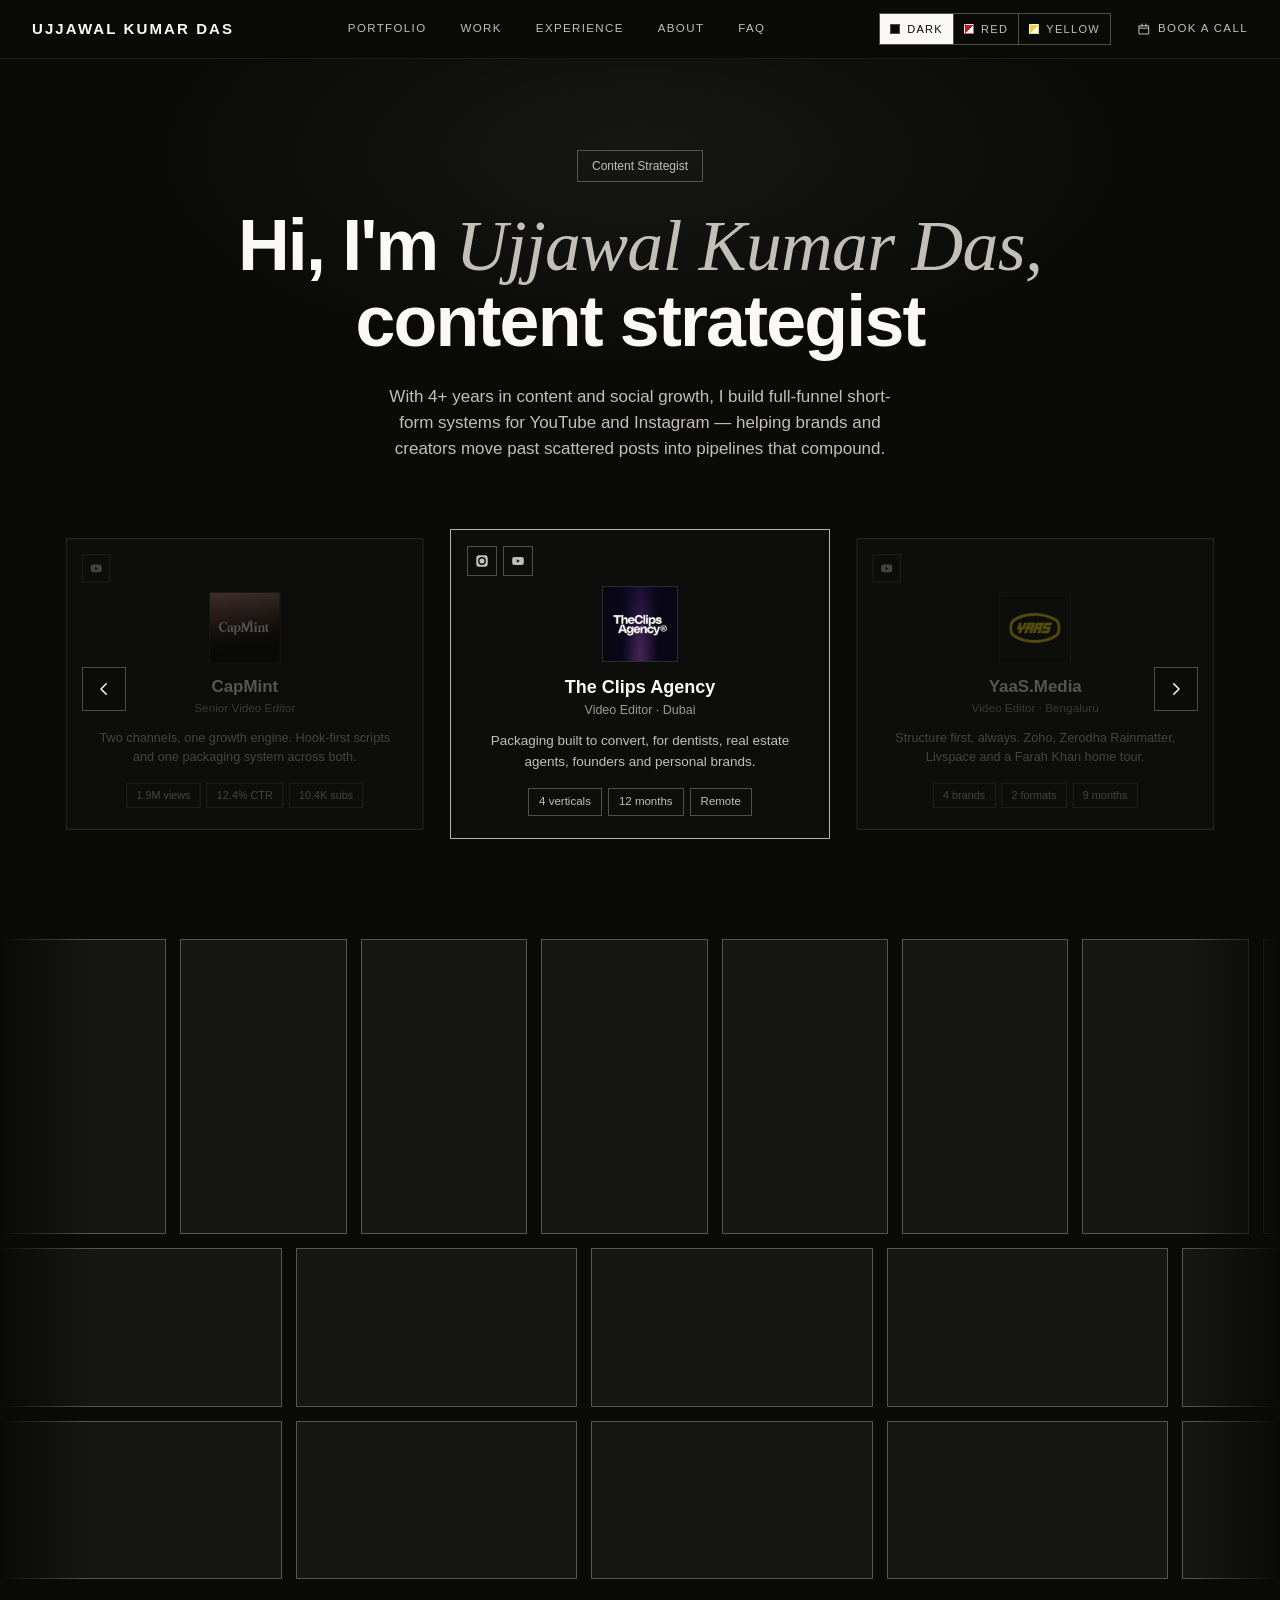
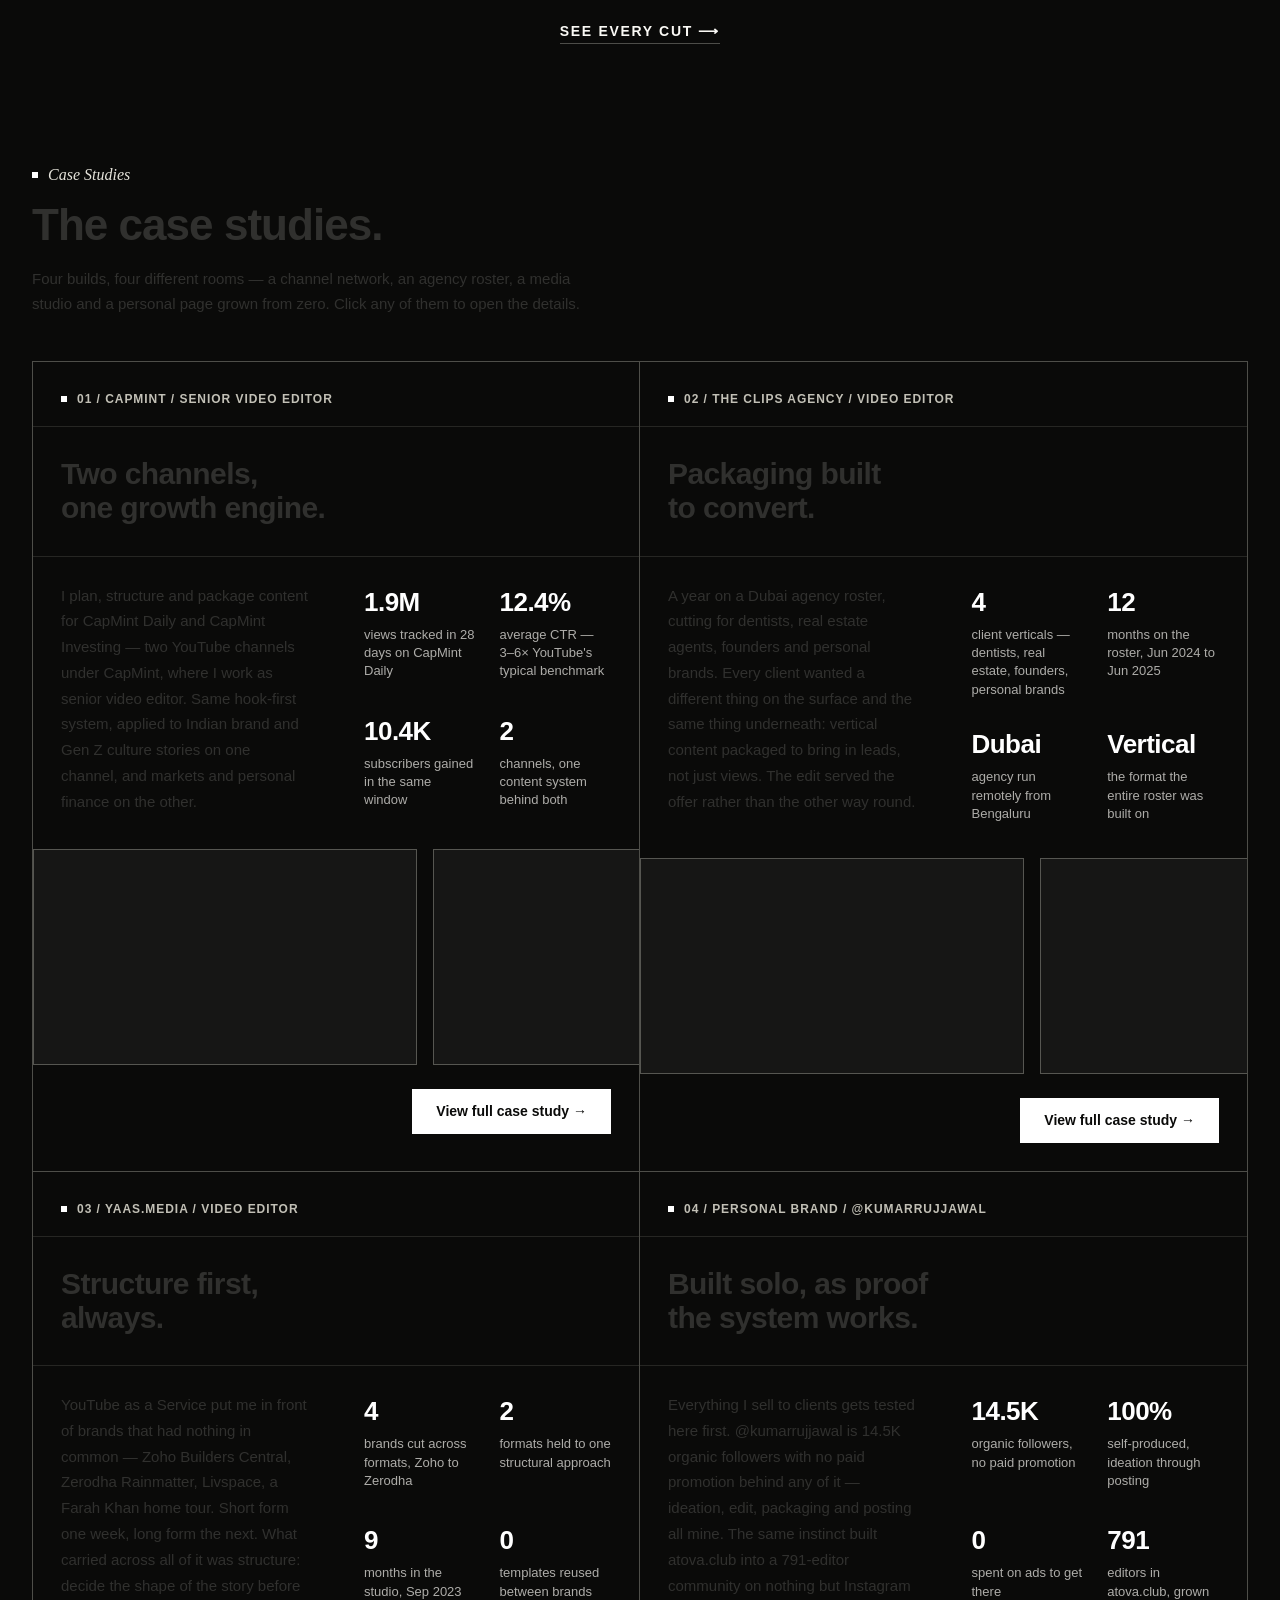
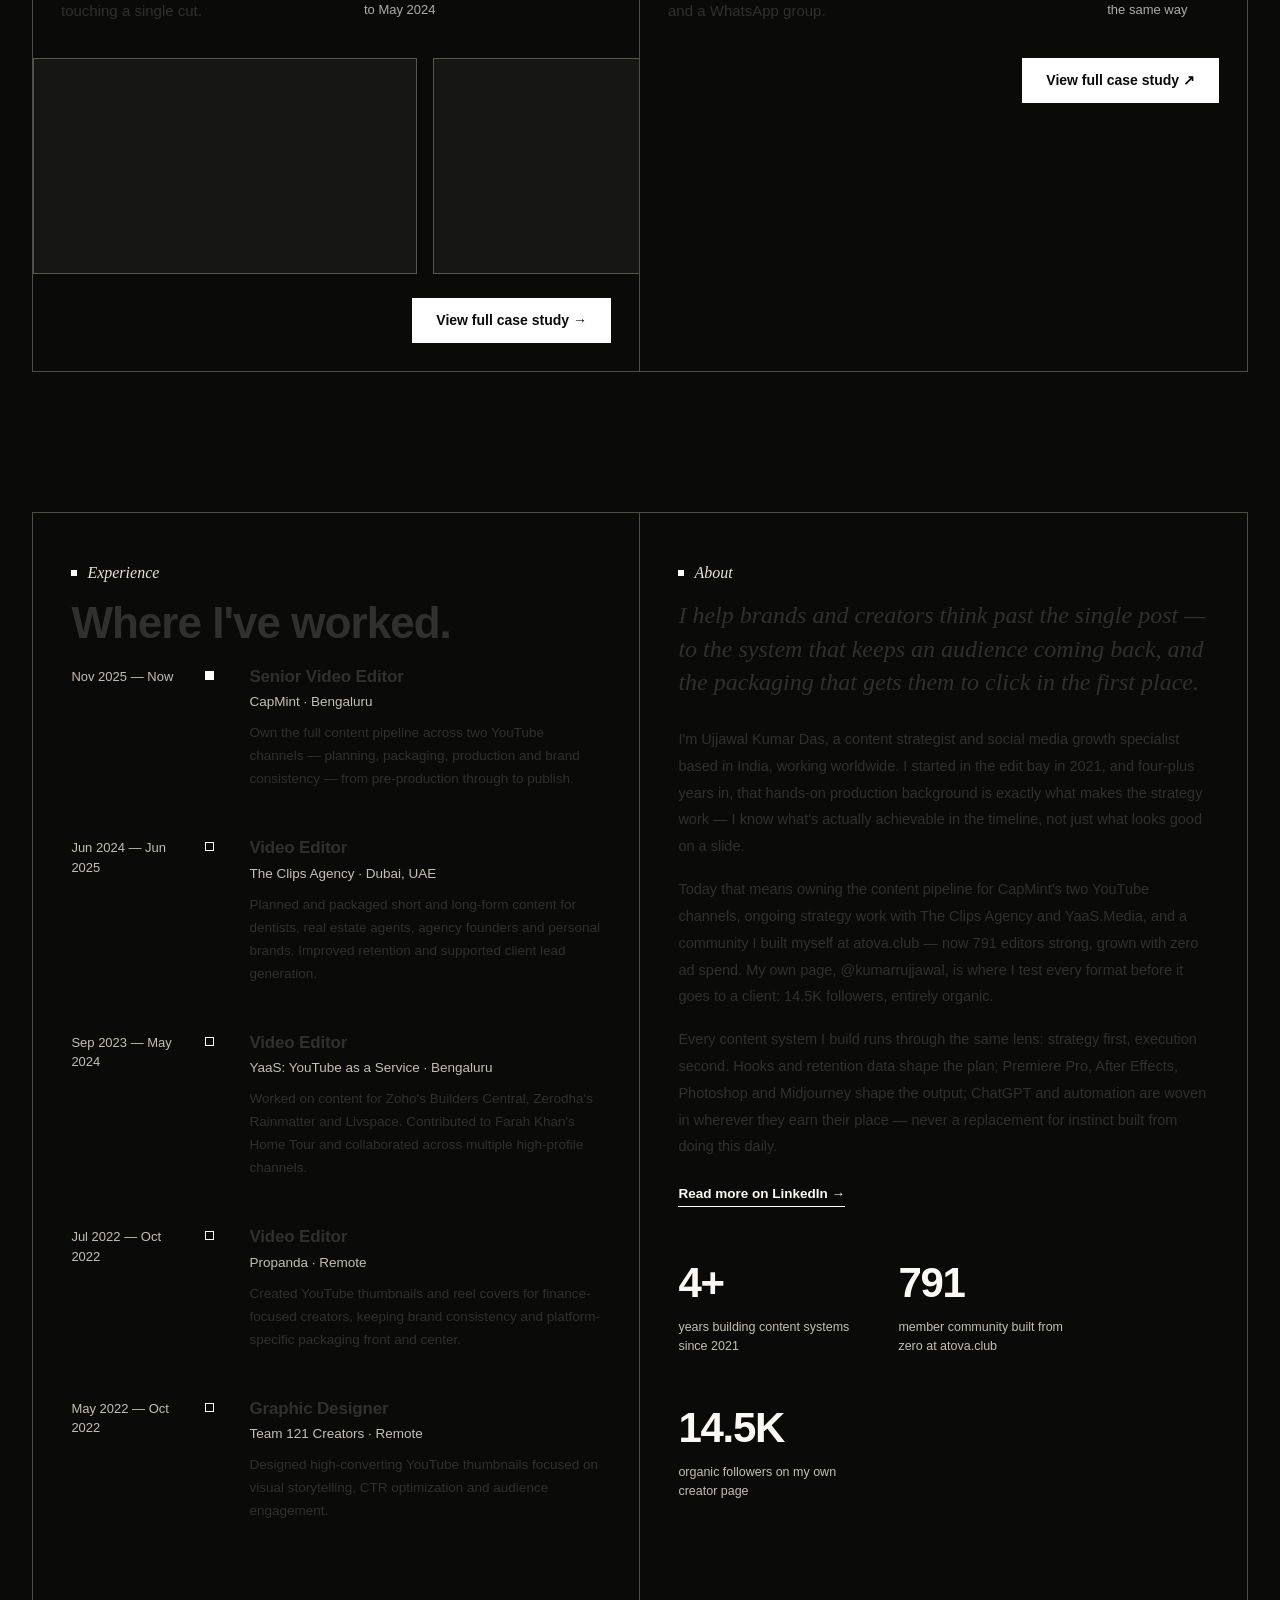
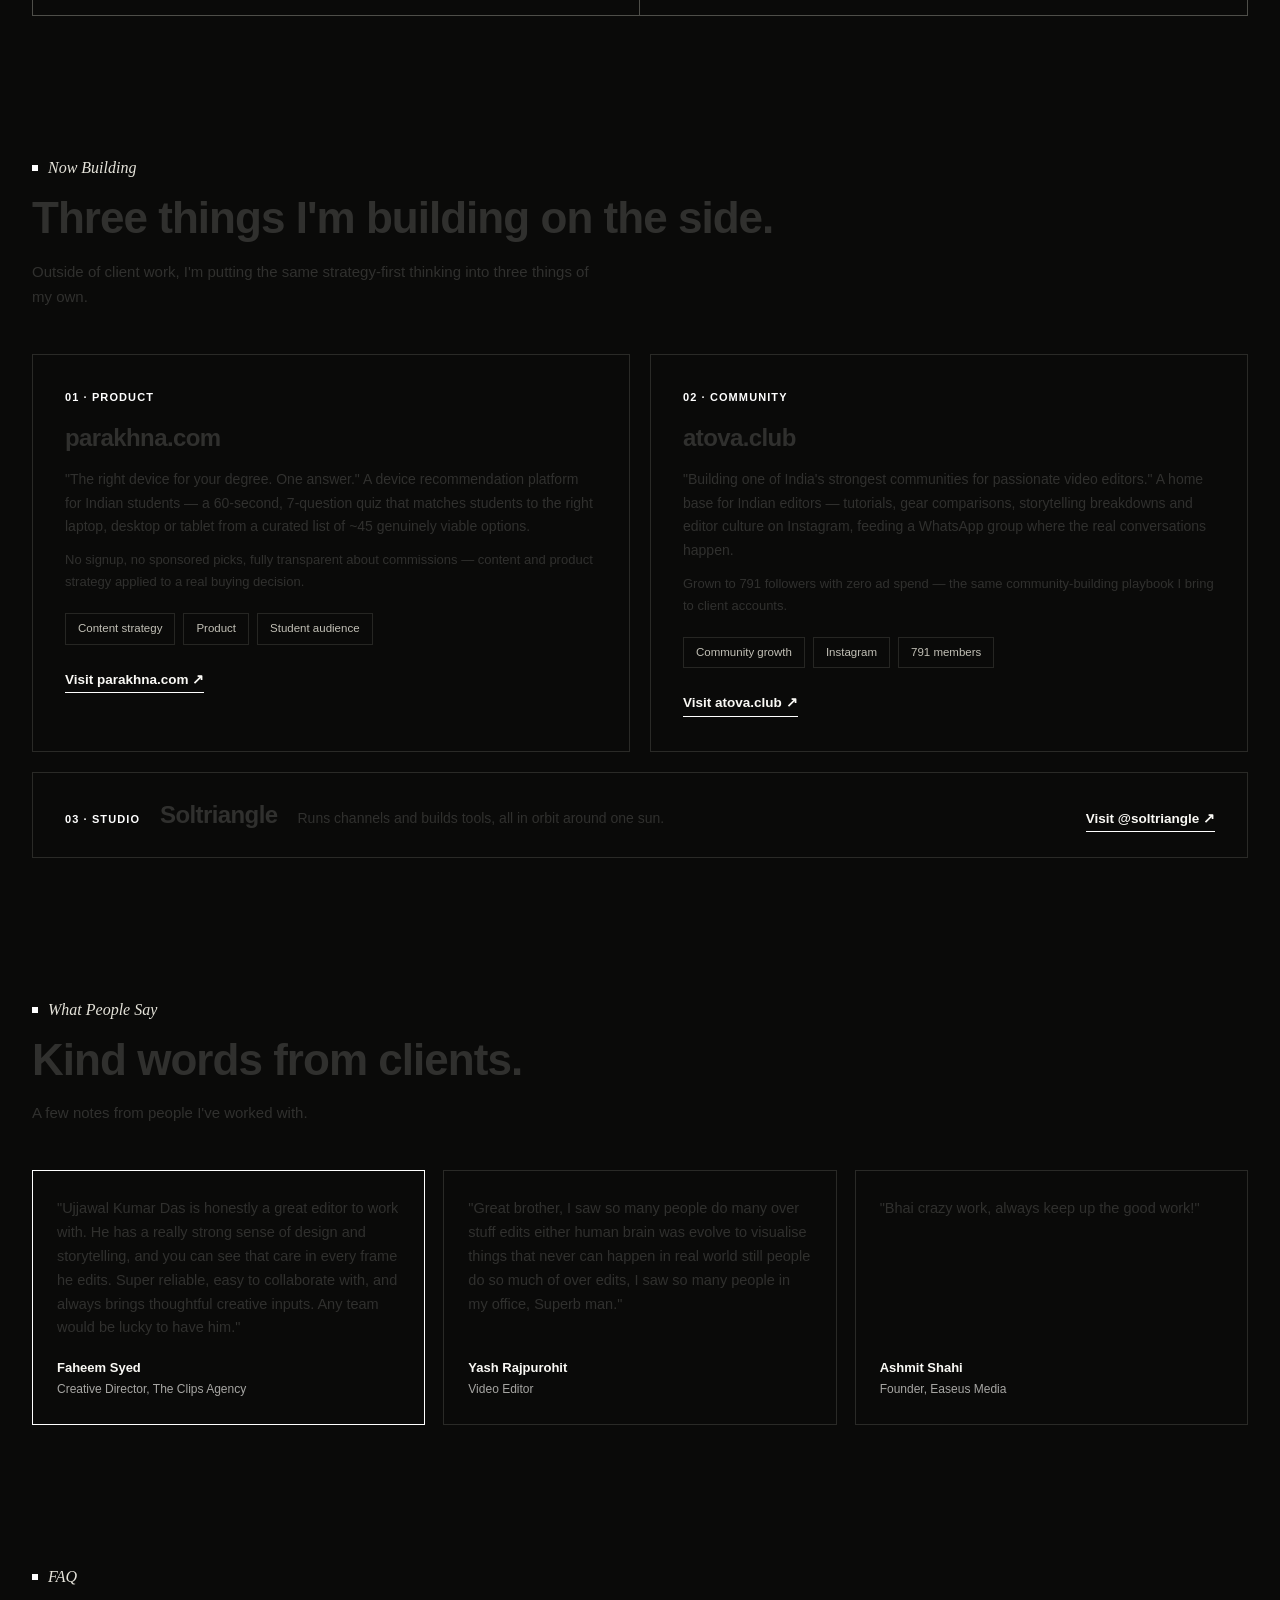
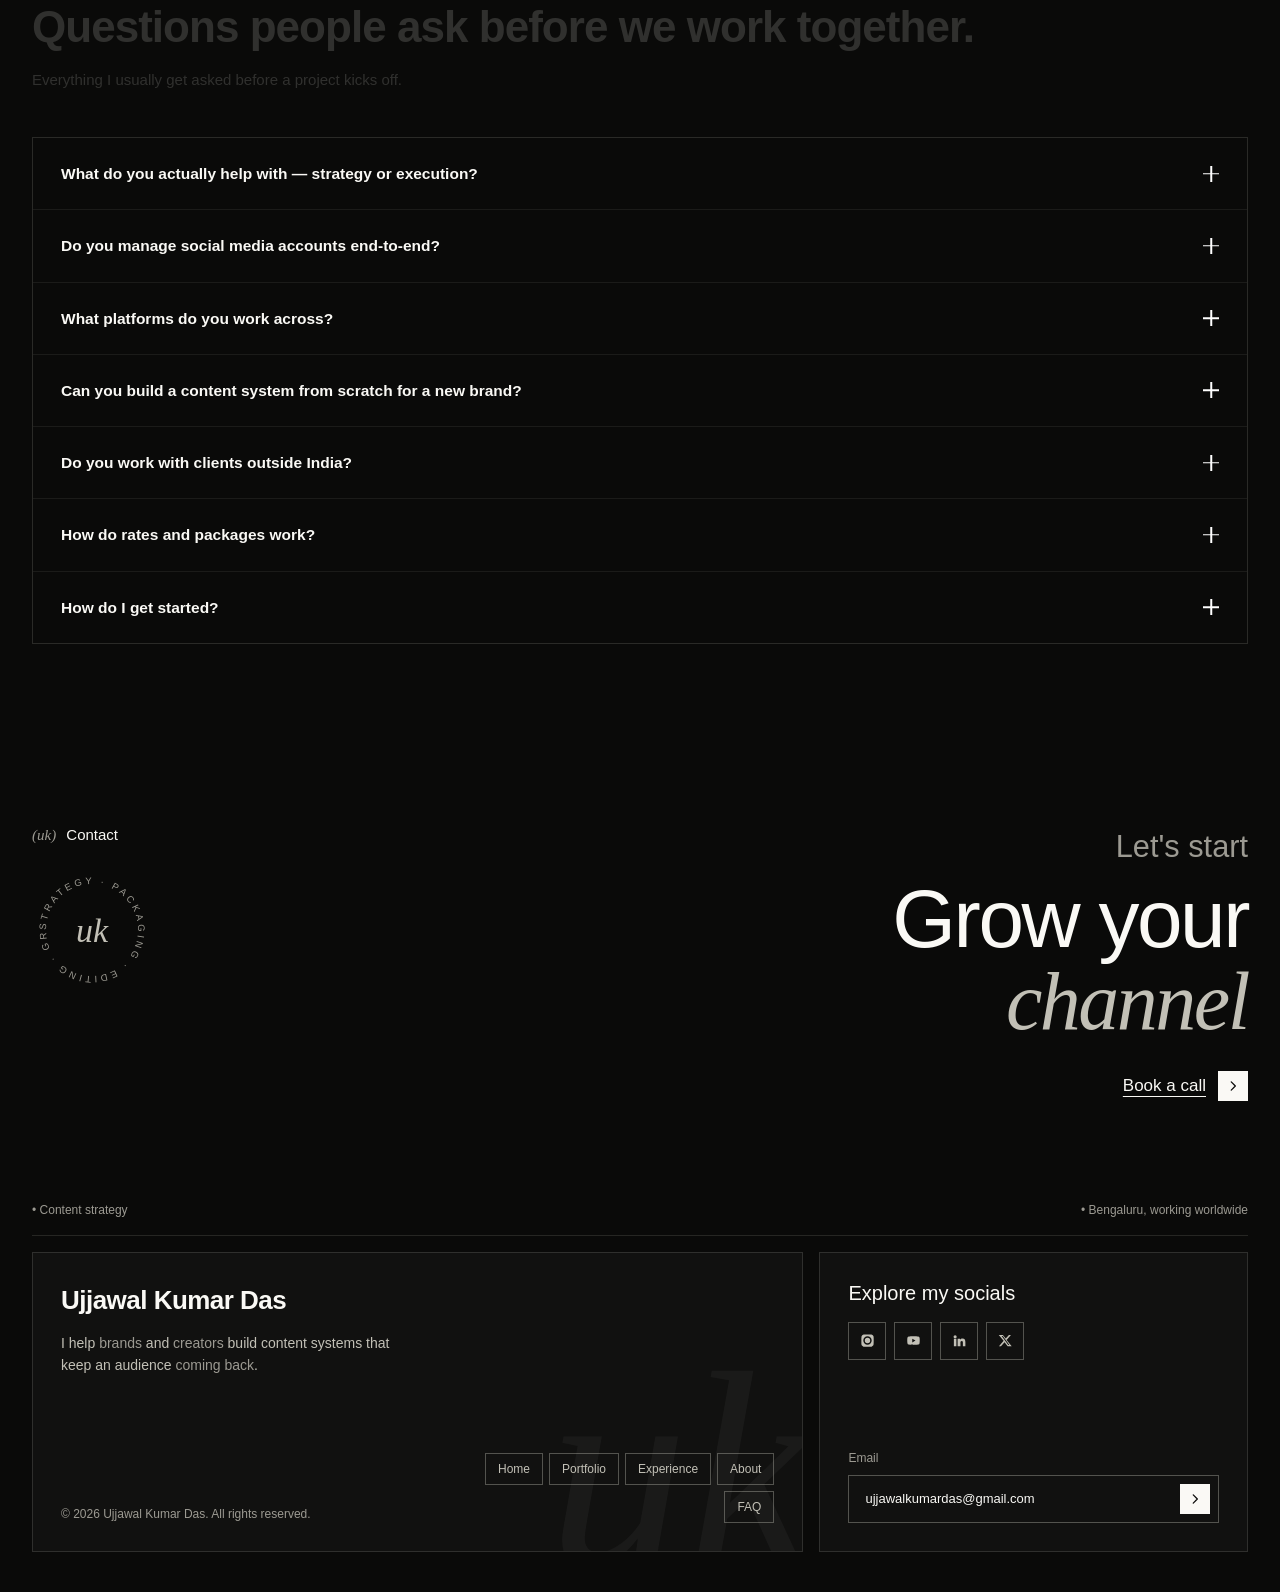
<file: index.html>
<!DOCTYPE html>
<html lang="en">
<head>
<meta charset="utf-8">
<meta name="viewport" content="width=device-width, initial-scale=1">
<title>Ujjawal Kumar Das | Content Strategist</title>
<meta name="description" content="Content Strategist building content systems that grow. 4+ years turning raw footage and scattered ideas into pipelines that compound.">
<link rel="stylesheet" href="styles.css?v=39">
<script>
  /* Apply the saved colour theme before first paint so the page never flashes */
  (function () {
    var t = 'dark';
    try { var s = localStorage.getItem('theme'); if (s === 'red' || s === 'yellow') t = s; } catch (e) {}
    document.documentElement.setAttribute('data-theme', t);
  })();
</script>
</head>
<body>


<!-- ============================ NAV ============================ -->
<header class="site-nav">
  <div class="nav-inner">
    <a class="wordmark" href="#top">Ujjawal Kumar Das</a>

    <nav class="nav-list">
      <a class="nav-item" href="portfolio.html">Portfolio</a>
      <a class="nav-item" href="#work">Work</a>
      <a class="nav-item" href="#experience">Experience</a>
      <a class="nav-item" href="#about">About</a>
      <a class="nav-item" href="#faq">FAQ</a>
    </nav>

    <div class="nav-actions">
      <div class="theme-switch" role="group" aria-label="Colour theme">
        <button type="button" data-set-theme="dark" aria-pressed="true"><span class="sw sw-dark" aria-hidden="true"></span><span class="lbl">Dark</span></button>
        <button type="button" data-set-theme="red" aria-pressed="false"><span class="sw sw-red" aria-hidden="true"></span><span class="lbl">Red</span></button>
        <button type="button" data-set-theme="yellow" aria-pressed="false"><span class="sw sw-yellow" aria-hidden="true"></span><span class="lbl">Yellow</span></button>
      </div>
      <a class="nav-cta" href="https://calendly.com/cutveo/30min" target="_blank" rel="noopener">
        <svg viewBox="0 0 24 24" aria-hidden="true"><path fill="none" stroke="currentColor" stroke-width="1.7" stroke-linecap="round" d="M4 6.5h16v14H4zM4 10.5h16M8.5 3.5v4M15.5 3.5v4"/></svg>
        Book a call
      </a>
    </div>
  </div>
</header>

<!-- ============================ HERO ============================ -->
<main id="top">
  <section class="hero">
    <div class="hero-center">
      <p class="pill animate-1">Content Strategist</p>
      <h1 class="hero-title animate-1">Hi, I'm <em>Ujjawal Kumar Das,</em><br> content strategist</h1>
      <p class="hero-sub animate-2">
        With 4+ years in content and social growth, I build full-funnel short-form systems for YouTube and
        Instagram — helping brands and creators move past scattered posts into pipelines that compound.
      </p>
    </div>
  </section>

  <!-- Four case studies, rotating like a carousel -->
  <section class="cases" aria-roledescription="carousel" aria-label="Case studies">
    <button type="button" class="cases-arrow prev" aria-label="Previous case study"><svg viewBox="0 0 24 24" aria-hidden="true"><path d="M15 5l-7 7 7 7" fill="none" stroke="currentColor" stroke-width="2" stroke-linecap="round" stroke-linejoin="round"/></svg></button>
    <div class="cases-stage">
      <a class="case-card" href="work/capmint.html" data-i="0">
        <span class="chips" aria-hidden="true"><span class="chip"><svg viewBox="0 0 24 24" aria-hidden="true"><path fill="currentColor" d="M22 12s0-3.2-.4-4.7a2.5 2.5 0 0 0-1.8-1.8C18.2 5 12 5 12 5s-6.2 0-7.8.5a2.5 2.5 0 0 0-1.8 1.8C2 8.8 2 12 2 12s0 3.2.4 4.7c.2.9.9 1.6 1.8 1.8C5.8 19 12 19 12 19s6.2 0 7.8-.5a2.5 2.5 0 0 0 1.8-1.8C22 15.2 22 12 22 12zM10 15V9l5.2 3z"/></svg></span></span>
        <img class="case-avatar" src="assets/avatars/capmint.jpg" alt="" width="80" height="80">
        <span class="case-card-name">CapMint</span>
        <span class="case-card-role">Senior Video Editor</span>
        <span class="case-card-blurb">Two channels, one growth engine. Hook-first scripts and one packaging system across both.</span>
        <span class="case-card-stats"><span>1.9M views</span><span>12.4% CTR</span><span>10.4K subs</span></span>
      </a>
      <a class="case-card" href="work/clips-agency.html" data-i="1">
        <span class="chips" aria-hidden="true"><span class="chip"><svg viewBox="0 0 24 24" aria-hidden="true"><path fill="currentColor" d="M12 2.2c3.2 0 3.6 0 4.9.07 1.2.06 1.8.25 2.2.42.6.22 1 .48 1.4.9.4.4.7.8.9 1.4.2.4.4 1 .4 2.2.1 1.3.1 1.7.1 4.9s0 3.6-.1 4.9c0 1.2-.2 1.8-.4 2.2-.2.6-.5 1-.9 1.4-.4.4-.8.7-1.4.9-.4.2-1 .4-2.2.4-1.3.1-1.7.1-4.9.1s-3.6 0-4.9-.1c-1.2 0-1.8-.2-2.2-.4-.6-.2-1-.5-1.4-.9-.4-.4-.7-.8-.9-1.4-.2-.4-.4-1-.4-2.2C2.2 15.6 2.2 15.2 2.2 12s0-3.6.1-4.9c0-1.2.2-1.8.4-2.2.2-.6.5-1 .9-1.4.4-.4.8-.7 1.4-.9.4-.2 1-.4 2.2-.4C8.4 2.2 8.8 2.2 12 2.2zm0 3.1A6.7 6.7 0 1 0 18.7 12 6.7 6.7 0 0 0 12 5.3zm0 11a4.3 4.3 0 1 1 4.3-4.3 4.3 4.3 0 0 1-4.3 4.3zm6.9-11.2a1.6 1.6 0 1 1-1.6-1.6 1.6 1.6 0 0 1 1.6 1.6z"/></svg></span><span class="chip"><svg viewBox="0 0 24 24" aria-hidden="true"><path fill="currentColor" d="M22 12s0-3.2-.4-4.7a2.5 2.5 0 0 0-1.8-1.8C18.2 5 12 5 12 5s-6.2 0-7.8.5a2.5 2.5 0 0 0-1.8 1.8C2 8.8 2 12 2 12s0 3.2.4 4.7c.2.9.9 1.6 1.8 1.8C5.8 19 12 19 12 19s6.2 0 7.8-.5a2.5 2.5 0 0 0 1.8-1.8C22 15.2 22 12 22 12zM10 15V9l5.2 3z"/></svg></span></span>
        <img class="case-avatar" src="assets/avatars/clips-agency.jpg" alt="" width="80" height="80">
        <span class="case-card-name">The Clips Agency</span>
        <span class="case-card-role">Video Editor · Dubai</span>
        <span class="case-card-blurb">Packaging built to convert, for dentists, real estate agents, founders and personal brands.</span>
        <span class="case-card-stats"><span>4 verticals</span><span>12 months</span><span>Remote</span></span>
      </a>
      <a class="case-card" href="work/yaas-media.html" data-i="2">
        <span class="chips" aria-hidden="true"><span class="chip"><svg viewBox="0 0 24 24" aria-hidden="true"><path fill="currentColor" d="M22 12s0-3.2-.4-4.7a2.5 2.5 0 0 0-1.8-1.8C18.2 5 12 5 12 5s-6.2 0-7.8.5a2.5 2.5 0 0 0-1.8 1.8C2 8.8 2 12 2 12s0 3.2.4 4.7c.2.9.9 1.6 1.8 1.8C5.8 19 12 19 12 19s6.2 0 7.8-.5a2.5 2.5 0 0 0 1.8-1.8C22 15.2 22 12 22 12zM10 15V9l5.2 3z"/></svg></span></span>
        <img class="case-avatar" src="assets/avatars/yaas-media.jpg" alt="" width="80" height="80">
        <span class="case-card-name">YaaS.Media</span>
        <span class="case-card-role">Video Editor · Bengaluru</span>
        <span class="case-card-blurb">Structure first, always. Zoho, Zerodha Rainmatter, Livspace and a Farah Khan home tour.</span>
        <span class="case-card-stats"><span>4 brands</span><span>2 formats</span><span>9 months</span></span>
      </a>
      <a class="case-card" href="https://www.instagram.com/kumarrujjawal/" target="_blank" rel="noopener" data-i="3">
        <span class="chips" aria-hidden="true"><span class="chip"><svg viewBox="0 0 24 24" aria-hidden="true"><path fill="currentColor" d="M12 2.2c3.2 0 3.6 0 4.9.07 1.2.06 1.8.25 2.2.42.6.22 1 .48 1.4.9.4.4.7.8.9 1.4.2.4.4 1 .4 2.2.1 1.3.1 1.7.1 4.9s0 3.6-.1 4.9c0 1.2-.2 1.8-.4 2.2-.2.6-.5 1-.9 1.4-.4.4-.8.7-1.4.9-.4.2-1 .4-2.2.4-1.3.1-1.7.1-4.9.1s-3.6 0-4.9-.1c-1.2 0-1.8-.2-2.2-.4-.6-.2-1-.5-1.4-.9-.4-.4-.7-.8-.9-1.4-.2-.4-.4-1-.4-2.2C2.2 15.6 2.2 15.2 2.2 12s0-3.6.1-4.9c0-1.2.2-1.8.4-2.2.2-.6.5-1 .9-1.4.4-.4.8-.7 1.4-.9.4-.2 1-.4 2.2-.4C8.4 2.2 8.8 2.2 12 2.2zm0 3.1A6.7 6.7 0 1 0 18.7 12 6.7 6.7 0 0 0 12 5.3zm0 11a4.3 4.3 0 1 1 4.3-4.3 4.3 4.3 0 0 1-4.3 4.3zm6.9-11.2a1.6 1.6 0 1 1-1.6-1.6 1.6 1.6 0 0 1 1.6 1.6z"/></svg></span><span class="chip"><svg viewBox="0 0 24 24" aria-hidden="true"><path fill="currentColor" d="M22 12s0-3.2-.4-4.7a2.5 2.5 0 0 0-1.8-1.8C18.2 5 12 5 12 5s-6.2 0-7.8.5a2.5 2.5 0 0 0-1.8 1.8C2 8.8 2 12 2 12s0 3.2.4 4.7c.2.9.9 1.6 1.8 1.8C5.8 19 12 19 12 19s6.2 0 7.8-.5a2.5 2.5 0 0 0 1.8-1.8C22 15.2 22 12 22 12zM10 15V9l5.2 3z"/></svg></span></span>
        <img class="case-avatar" src="assets/avatars/kumarrujjawal.jpg" alt="" width="80" height="80">
        <span class="case-card-name">@kumarrujjawal</span>
        <span class="case-card-role">Personal brand</span>
        <span class="case-card-blurb">Built solo, as proof the system works. Every format is tested here before a client sees it.</span>
        <span class="case-card-stats"><span>14.5K followers</span><span>100% organic</span><span>₹0 ads</span></span>
      </a>
    </div>
    <button type="button" class="cases-arrow next" aria-label="Next case study"><svg viewBox="0 0 24 24" aria-hidden="true"><path d="M9 5l7 7-7 7" fill="none" stroke="currentColor" stroke-width="2" stroke-linecap="round" stroke-linejoin="round"/></svg></button>
  </section>


  <!-- ============================ PORTFOLIO ============================ -->
  <section class="wall" id="portfolio" aria-label="Portfolio">
    <!-- Vertical reels run left to right, horizontal cuts right to left -->
    <div class="marquee wall-row wall-row--ltr">
      <div class="marquee-track">
        <div class="video-wrap"><video data-src="assets/portfolio/reel-01.mp4" muted loop playsinline preload="none" aria-label="Caption-punch talking head"></video></div>
        <div class="video-wrap"><video data-src="assets/portfolio/reel-02.mp4" muted loop playsinline preload="none" aria-label="Subtitled b-roll"></video></div>
        <div class="video-wrap"><video data-src="assets/portfolio/reel-03.mp4" muted loop playsinline preload="none" aria-label="Kinetic-type podcast cut"></video></div>
        <div class="video-wrap"><video data-src="assets/portfolio/reel-04.mp4" muted loop playsinline preload="none" aria-label="Callout-led explainer"></video></div>
        <div class="video-wrap"><video data-src="assets/portfolio/reel-05.mp4" muted loop playsinline preload="none" aria-label="Composited product frame"></video></div>
        <div class="video-wrap"><video data-src="assets/portfolio/reel-06.mp4" muted loop playsinline preload="none" aria-label="Archive-ad opener"></video></div>
        <div class="video-wrap"><video data-src="assets/portfolio/reel-07.mp4" muted loop playsinline preload="none" aria-label="Documentary profile card"></video></div>
        <div class="video-wrap"><video data-src="assets/portfolio/reel-08.mp4" muted loop playsinline preload="none" aria-label="Graphic-led title sequence"></video></div>
        <div class="video-wrap"><video data-src="assets/portfolio/clips-v1.mp4" muted loop playsinline preload="none" aria-label="Podcast to Reels editing"></video></div>
        <div class="video-wrap"><video data-src="assets/portfolio/clips-v2.mp4" muted loop playsinline preload="none" aria-label="Podcast to Reels with motion graphics"></video></div>
        <div class="video-wrap"><video data-src="assets/portfolio/clips-v3.mp4" muted loop playsinline preload="none" aria-label="Podcast to Reels with motion graphics"></video></div>
        <div class="video-wrap"><video data-src="assets/portfolio/clips-v4.mp4" muted loop playsinline preload="none" aria-label="Reels editing with motion graphics"></video></div>
        <div class="video-wrap"><video data-src="assets/portfolio/clips-v5.mp4" muted loop playsinline preload="none" aria-label="Reels editing with motion graphics"></video></div>
      </div>
    </div>
    <div class="marquee wall-row wall-row--rtl">
      <div class="marquee-track">
        <div class="longform-wrap"><video data-src="assets/portfolio/yt-01.mp4" muted loop playsinline preload="none" aria-label="Coastline market map"></video></div>
        <div class="longform-wrap"><video data-src="assets/portfolio/yt-02.mp4" muted loop playsinline preload="none" aria-label="Stamp-grid motif"></video></div>
        <div class="longform-wrap"><video data-src="assets/portfolio/yt-03.mp4" muted loop playsinline preload="none" aria-label="Colour-field reset"></video></div>
        <div class="longform-wrap"><video data-src="assets/portfolio/yt-04.mp4" muted loop playsinline preload="none" aria-label="Territory reveal"></video></div>
        <div class="longform-wrap"><video data-src="assets/portfolio/yt-05.mp4" muted loop playsinline preload="none" aria-label="Product line-up card"></video></div>
        <div class="longform-wrap"><video data-src="assets/portfolio/yt-06.mp4" muted loop playsinline preload="none" aria-label="Archive era title"></video></div>
        <div class="longform-wrap"><video data-src="assets/portfolio/yt-07.mp4" muted loop playsinline preload="none" aria-label="Competitor wall"></video></div>
        <div class="longform-wrap"><video data-src="assets/portfolio/yt-08.mp4" muted loop playsinline preload="none" aria-label="Market highlight"></video></div>
        <div class="longform-wrap"><video data-src="assets/portfolio/yt-09.mp4" muted loop playsinline preload="none" aria-label="Archive ad pan"></video></div>
        <div class="longform-wrap"><video data-src="assets/portfolio/yt-10.mp4" muted loop playsinline preload="none" aria-label="Product spotlight"></video></div>
        <div class="longform-wrap"><video data-src="assets/portfolio/yt-11.mp4" muted loop playsinline preload="none" aria-label="Publication citation card"></video></div>
        <div class="longform-wrap"><video data-src="assets/portfolio/yt-12.mp4" muted loop playsinline preload="none" aria-label="Kinetic line reveal"></video></div>
        <div class="longform-wrap"><video data-src="assets/portfolio/yt-13.mp4" muted loop playsinline preload="none" aria-label="Icon-and-wordmark reveal"></video></div>
        <div class="longform-wrap"><video data-src="assets/portfolio/yt-14.mp4" muted loop playsinline preload="none" aria-label="Cost-breakdown table"></video></div>
        <div class="longform-wrap"><video data-src="assets/portfolio/yt-15.mp4" muted loop playsinline preload="none" aria-label="Framed photo carousel"></video></div>
        <div class="longform-wrap"><video data-src="assets/portfolio/yt-16.mp4" muted loop playsinline preload="none" aria-label="Year-marker timeline"></video></div>
        <div class="longform-wrap"><video data-src="assets/portfolio/yt-17.mp4" muted loop playsinline preload="none" aria-label="Portrait with data badge"></video></div>
        <div class="longform-wrap"><video data-src="assets/portfolio/yt-18.mp4" muted loop playsinline preload="none" aria-label="Abstract concept graphic"></video></div>
        <div class="longform-wrap"><video data-src="assets/portfolio/yt-19.mp4" muted loop playsinline preload="none" aria-label="Brand card reveal"></video></div>
        <div class="longform-wrap"><video data-src="assets/portfolio/yt-20.mp4" muted loop playsinline preload="none" aria-label="Overhead desk checklist"></video></div>
      </div>
    </div>
    <div class="marquee wall-row wall-row--ltr">
      <div class="marquee-track">
        <div class="longform-wrap"><video data-src="assets/portfolio/yt-21.mp4" muted loop playsinline preload="none" aria-label="Callout-ready product shot"></video></div>
        <div class="longform-wrap"><video data-src="assets/portfolio/yt-22.mp4" muted loop playsinline preload="none" aria-label="Layered photo collage"></video></div>
        <div class="longform-wrap"><video data-src="assets/portfolio/yt-23.mp4" muted loop playsinline preload="none" aria-label="Interview subject at podium"></video></div>
        <div class="longform-wrap"><video data-src="assets/portfolio/yt-24.mp4" muted loop playsinline preload="none" aria-label="Gradient colour card"></video></div>
        <div class="longform-wrap"><video data-src="assets/portfolio/yt-25.mp4" muted loop playsinline preload="none" aria-label="Rotated year card"></video></div>
        <div class="longform-wrap"><video data-src="assets/portfolio/yt-26.mp4" muted loop playsinline preload="none" aria-label="Vintage logo card"></video></div>
        <div class="longform-wrap"><video data-src="assets/portfolio/clips-h1.mp4" muted loop playsinline preload="none" aria-label="Podcast trailer opener"></video></div>
        <div class="longform-wrap"><video data-src="assets/portfolio/clips-h2.mp4" muted loop playsinline preload="none" aria-label="Podcast trailer"></video></div>
        <div class="longform-wrap"><video data-src="assets/portfolio/clips-h3.mp4" muted loop playsinline preload="none" aria-label="Podcast trailer"></video></div>
        <div class="longform-wrap"><video data-src="assets/portfolio/clips-h4.mp4" muted loop playsinline preload="none" aria-label="Podcast trailer"></video></div>
        <div class="longform-wrap"><video data-src="assets/portfolio/clips-h5.mp4" muted loop playsinline preload="none" aria-label="Podcast trailer"></video></div>
        <div class="longform-wrap"><video data-src="assets/portfolio/clips-h6.mp4" muted loop playsinline preload="none" aria-label="Podcast trailer"></video></div>
        <div class="longform-wrap"><video data-src="assets/portfolio/yaas-h1.mp4" muted loop playsinline preload="none" aria-label="Farah Khan home tour"></video></div>
        <div class="longform-wrap"><video data-src="assets/portfolio/yaas-h2.mp4" muted loop playsinline preload="none" aria-label="Fighting Cancer — The Other Side with Dilip"></video></div>
        <div class="longform-wrap"><video data-src="assets/portfolio/yaas-h3.mp4" muted loop playsinline preload="none" aria-label="Zerodha Rainmatter"></video></div>
        <div class="longform-wrap"><video data-src="assets/portfolio/yaas-h4.mp4" muted loop playsinline preload="none" aria-label="Rohan interview"></video></div>
        <div class="longform-wrap"><video data-src="assets/portfolio/yaas-h5.mp4" muted loop playsinline preload="none" aria-label="AI explainer"></video></div>
        <div class="longform-wrap"><video data-src="assets/portfolio/yaas-h6.mp4" muted loop playsinline preload="none" aria-label="AI explainer"></video></div>
        <div class="longform-wrap"><video data-src="assets/portfolio/yaas-h7.mp4" muted loop playsinline preload="none" aria-label="Brand film sequence"></video></div>
      </div>
    </div>
    <p class="wall-cta"><a href="portfolio.html">See every cut <span aria-hidden="true">⟶</span></a></p>
  </section>

  <!-- ============================ CASE STUDIES ============================ -->
  <section class="sec" id="work">
    <p class="sec-eyebrow"><span class="dot"></span>Case Studies</p>
    <h2 class="sec-heading">The case studies.</h2>
    <p class="sec-intro">
      Four builds, four different rooms — a channel network, an agency roster, a media studio
      and a personal page grown from zero. Click any of them to open the details.
    </p>

    <div class="case-list">

      <!-- 01 -->
      <article class="case-item" id="case-1">
        <button class="case-row" aria-expanded="false" aria-controls="panel-1">
          <span class="case-no">01</span>
          <span class="case-name">CapMint</span>
          <span class="case-blurb">Senior Video Editor — two channels, one growth engine. 1.9M views in 28 days.</span>
          <span class="case-toggle" aria-hidden="true">
            <svg viewBox="0 0 20 20" fill="none"><path d="M10 4v12M4 10h12" stroke="currentColor" stroke-width="1.6" stroke-linecap="round"/></svg>
          </span>
        </button>

        <div class="case-panel" id="panel-1" role="region">
          <div class="panel-inner">
            <p class="panel-label"><span class="dot"></span>01 / CapMint / Senior Video Editor</p>
            <h3 class="panel-title">Two channels,<br>one growth engine.</h3>
            <div class="panel-body">
              <p class="panel-copy">
                I plan, structure and package content for CapMint Daily and CapMint Investing — two
                YouTube channels under CapMint, where I work as senior video editor. Same hook-first
                system, applied to Indian brand and Gen Z culture stories on one channel, and markets
                and personal finance on the other.
              </p>
              <div class="panel-metrics">
                <div><span class="m-num">1.9M</span><span class="m-cap">views tracked in 28 days on CapMint Daily</span></div>
                <div><span class="m-num">12.4%</span><span class="m-cap">average CTR — 3–6× YouTube's typical benchmark</span></div>
                <div><span class="m-num">10.4K</span><span class="m-cap">subscribers gained in the same window</span></div>
                <div><span class="m-num">2</span><span class="m-cap">channels, one content system behind both</span></div>
              </div>
            </div>
            <div class="marquee marquee--panel" aria-label="CapMint edits">
              <div class="marquee-track">
          <div class="longform-wrap"><video data-src="assets/portfolio/yt-01.mp4" muted loop playsinline preload="none" aria-label="Coastline market map"></video></div>
          <div class="longform-wrap"><video data-src="assets/portfolio/yt-02.mp4" muted loop playsinline preload="none" aria-label="Stamp-grid motif"></video></div>
          <div class="longform-wrap"><video data-src="assets/portfolio/yt-03.mp4" muted loop playsinline preload="none" aria-label="Colour-field reset"></video></div>
          <div class="longform-wrap"><video data-src="assets/portfolio/yt-04.mp4" muted loop playsinline preload="none" aria-label="Territory reveal"></video></div>
          <div class="longform-wrap"><video data-src="assets/portfolio/yt-05.mp4" muted loop playsinline preload="none" aria-label="Product line-up card"></video></div>
          <div class="longform-wrap"><video data-src="assets/portfolio/yt-06.mp4" muted loop playsinline preload="none" aria-label="Archive era title"></video></div>
          <div class="longform-wrap"><video data-src="assets/portfolio/yt-07.mp4" muted loop playsinline preload="none" aria-label="Competitor wall"></video></div>
          <div class="longform-wrap"><video data-src="assets/portfolio/yt-08.mp4" muted loop playsinline preload="none" aria-label="Market highlight"></video></div>
          <div class="longform-wrap"><video data-src="assets/portfolio/yt-09.mp4" muted loop playsinline preload="none" aria-label="Archive ad pan"></video></div>
          <div class="longform-wrap"><video data-src="assets/portfolio/yt-10.mp4" muted loop playsinline preload="none" aria-label="Product spotlight"></video></div>
          <div class="longform-wrap"><video data-src="assets/portfolio/yt-11.mp4" muted loop playsinline preload="none" aria-label="Publication citation card"></video></div>
          <div class="longform-wrap"><video data-src="assets/portfolio/yt-12.mp4" muted loop playsinline preload="none" aria-label="Kinetic line reveal"></video></div>
          <div class="longform-wrap"><video data-src="assets/portfolio/yt-13.mp4" muted loop playsinline preload="none" aria-label="Icon-and-wordmark reveal"></video></div>
          <div class="longform-wrap"><video data-src="assets/portfolio/yt-14.mp4" muted loop playsinline preload="none" aria-label="Cost-breakdown table"></video></div>
          <div class="longform-wrap"><video data-src="assets/portfolio/yt-15.mp4" muted loop playsinline preload="none" aria-label="Framed photo carousel"></video></div>
          <div class="longform-wrap"><video data-src="assets/portfolio/yt-16.mp4" muted loop playsinline preload="none" aria-label="Year-marker timeline"></video></div>
          <div class="longform-wrap"><video data-src="assets/portfolio/yt-17.mp4" muted loop playsinline preload="none" aria-label="Portrait with data badge"></video></div>
          <div class="longform-wrap"><video data-src="assets/portfolio/yt-18.mp4" muted loop playsinline preload="none" aria-label="Abstract concept graphic"></video></div>
          <div class="longform-wrap"><video data-src="assets/portfolio/yt-19.mp4" muted loop playsinline preload="none" aria-label="Brand card reveal"></video></div>
          <div class="longform-wrap"><video data-src="assets/portfolio/yt-20.mp4" muted loop playsinline preload="none" aria-label="Overhead desk checklist"></video></div>
          <div class="longform-wrap"><video data-src="assets/portfolio/yt-21.mp4" muted loop playsinline preload="none" aria-label="Callout-ready product shot"></video></div>
          <div class="longform-wrap"><video data-src="assets/portfolio/yt-22.mp4" muted loop playsinline preload="none" aria-label="Layered photo collage"></video></div>
          <div class="longform-wrap"><video data-src="assets/portfolio/yt-23.mp4" muted loop playsinline preload="none" aria-label="Interview subject at podium"></video></div>
          <div class="longform-wrap"><video data-src="assets/portfolio/yt-24.mp4" muted loop playsinline preload="none" aria-label="Gradient colour card"></video></div>
          <div class="longform-wrap"><video data-src="assets/portfolio/yt-25.mp4" muted loop playsinline preload="none" aria-label="Rotated year card"></video></div>
          <div class="longform-wrap"><video data-src="assets/portfolio/yt-26.mp4" muted loop playsinline preload="none" aria-label="Vintage logo card"></video></div>
              </div>
            </div>
            <div class="panel-foot">
              <a class="btn-red" href="work/capmint.html">View full case study →</a>
            </div>
          </div>
        </div>
      </article>

      <!-- 02 -->
      <article class="case-item" id="case-2">
        <button class="case-row" aria-expanded="false" aria-controls="panel-2">
          <span class="case-no">02</span>
          <span class="case-name">The Clips Agency</span>
          <span class="case-blurb">Video Editor, Dubai — packaging built to convert, not just perform.</span>
          <span class="case-toggle" aria-hidden="true">
            <svg viewBox="0 0 20 20" fill="none"><path d="M10 4v12M4 10h12" stroke="currentColor" stroke-width="1.6" stroke-linecap="round"/></svg>
          </span>
        </button>

        <div class="case-panel" id="panel-2" role="region">
          <div class="panel-inner">
            <p class="panel-label"><span class="dot"></span>02 / The Clips Agency / Video Editor</p>
            <h3 class="panel-title">Packaging built<br>to convert.</h3>
            <div class="panel-body">
              <p class="panel-copy">
                A year on a Dubai agency roster, cutting for dentists, real estate agents, founders
                and personal brands. Every client wanted a different thing on the surface and the same
                thing underneath: vertical content packaged to bring in leads, not just views. The edit
                served the offer rather than the other way round.
              </p>
              <div class="panel-metrics">
                <div><span class="m-num">4</span><span class="m-cap">client verticals — dentists, real estate, founders, personal brands</span></div>
                <div><span class="m-num">12</span><span class="m-cap">months on the roster, Jun 2024 to Jun 2025</span></div>
                <div><span class="m-num">Dubai</span><span class="m-cap">agency run remotely from Bengaluru</span></div>
                <div><span class="m-num">Vertical</span><span class="m-cap">the format the entire roster was built on</span></div>
              </div>
            </div>
            <div class="marquee marquee--panel" aria-label="The Clips Agency edits">
              <div class="marquee-track">
                <div class="longform-wrap"><video data-src="assets/portfolio/clips-h1.mp4" muted loop playsinline preload="none" aria-label="Podcast trailer opener"></video></div>
                <div class="longform-wrap"><video data-src="assets/portfolio/clips-h2.mp4" muted loop playsinline preload="none" aria-label="Podcast trailer"></video></div>
                <div class="longform-wrap"><video data-src="assets/portfolio/clips-h3.mp4" muted loop playsinline preload="none" aria-label="Podcast trailer"></video></div>
                <div class="longform-wrap"><video data-src="assets/portfolio/clips-h4.mp4" muted loop playsinline preload="none" aria-label="Podcast trailer"></video></div>
                <div class="longform-wrap"><video data-src="assets/portfolio/clips-h5.mp4" muted loop playsinline preload="none" aria-label="Podcast trailer"></video></div>
                <div class="longform-wrap"><video data-src="assets/portfolio/clips-h6.mp4" muted loop playsinline preload="none" aria-label="Podcast trailer"></video></div>
              </div>
            </div>
            <div class="panel-foot">
              <a class="btn-red" href="work/clips-agency.html">View full case study →</a>
            </div>
          </div>
        </div>
      </article>

      <!-- 03 -->
      <article class="case-item" id="case-3">
        <button class="case-row" aria-expanded="false" aria-controls="panel-3">
          <span class="case-no">03</span>
          <span class="case-name">YaaS.Media</span>
          <span class="case-blurb">Video Editor, Bengaluru — structure first, always.</span>
          <span class="case-toggle" aria-hidden="true">
            <svg viewBox="0 0 20 20" fill="none"><path d="M10 4v12M4 10h12" stroke="currentColor" stroke-width="1.6" stroke-linecap="round"/></svg>
          </span>
        </button>

        <div class="case-panel" id="panel-3" role="region">
          <div class="panel-inner">
            <p class="panel-label"><span class="dot"></span>03 / YaaS.Media / Video Editor</p>
            <h3 class="panel-title">Structure first,<br>always.</h3>
            <div class="panel-body">
              <p class="panel-copy">
                YouTube as a Service put me in front of brands that had nothing in common — Zoho
                Builders Central, Zerodha Rainmatter, Livspace, a Farah Khan home tour. Short form one
                week, long form the next. What carried across all of it was structure: decide the shape
                of the story before touching a single cut.
              </p>
              <div class="panel-metrics">
                <div><span class="m-num">4</span><span class="m-cap">brands cut across formats, Zoho to Zerodha</span></div>
                <div><span class="m-num">2</span><span class="m-cap">formats held to one structural approach</span></div>
                <div><span class="m-num">9</span><span class="m-cap">months in the studio, Sep 2023 to May 2024</span></div>
                <div><span class="m-num">0</span><span class="m-cap">templates reused between brands</span></div>
              </div>
            </div>
            <div class="marquee marquee--panel" aria-label="YaaS.Media edits">
              <div class="marquee-track">
                <div class="longform-wrap"><video data-src="assets/portfolio/yaas-h1.mp4" muted loop playsinline preload="none" aria-label="Farah Khan home tour"></video></div>
                <div class="longform-wrap"><video data-src="assets/portfolio/yaas-h2.mp4" muted loop playsinline preload="none" aria-label="Fighting Cancer — The Other Side with Dilip"></video></div>
                <div class="longform-wrap"><video data-src="assets/portfolio/yaas-h3.mp4" muted loop playsinline preload="none" aria-label="Zerodha Rainmatter"></video></div>
                <div class="longform-wrap"><video data-src="assets/portfolio/yaas-h4.mp4" muted loop playsinline preload="none" aria-label="Rohan interview"></video></div>
                <div class="longform-wrap"><video data-src="assets/portfolio/yaas-h5.mp4" muted loop playsinline preload="none" aria-label="AI explainer"></video></div>
                <div class="longform-wrap"><video data-src="assets/portfolio/yaas-h6.mp4" muted loop playsinline preload="none" aria-label="AI explainer"></video></div>
                <div class="longform-wrap"><video data-src="assets/portfolio/yaas-h7.mp4" muted loop playsinline preload="none" aria-label="Brand film sequence"></video></div>
              </div>
            </div>
            <div class="panel-foot">
              <a class="btn-red" href="work/yaas-media.html">View full case study →</a>
            </div>
          </div>
        </div>
      </article>

      <!-- 04 -->
      <article class="case-item" id="case-4">
        <button class="case-row" aria-expanded="false" aria-controls="panel-4">
          <span class="case-no">04</span>
          <span class="case-name">Personal Brand</span>
          <span class="case-blurb">@kumarrujjawal — 14.5K, built as proof of the system.</span>
          <span class="case-toggle" aria-hidden="true">
            <svg viewBox="0 0 20 20" fill="none"><path d="M10 4v12M4 10h12" stroke="currentColor" stroke-width="1.6" stroke-linecap="round"/></svg>
          </span>
        </button>

        <div class="case-panel" id="panel-4" role="region">
          <div class="panel-inner">
            <p class="panel-label"><span class="dot"></span>04 / Personal Brand / @kumarrujjawal</p>
            <h3 class="panel-title">Built solo, as proof<br>the system works.</h3>
            <div class="panel-body">
              <p class="panel-copy">
                Everything I sell to clients gets tested here first. @kumarrujjawal is 14.5K organic
                followers with no paid promotion behind any of it — ideation, edit, packaging and
                posting all mine. The same instinct built atova.club into a 791-editor community on
                nothing but Instagram and a WhatsApp group.
              </p>
              <div class="panel-metrics">
                <div><span class="m-num">14.5K</span><span class="m-cap">organic followers, no paid promotion</span></div>
                <div><span class="m-num">100%</span><span class="m-cap">self-produced, ideation through posting</span></div>
                <div><span class="m-num">0</span><span class="m-cap">spent on ads to get there</span></div>
                <div><span class="m-num">791</span><span class="m-cap">editors in atova.club, grown the same way</span></div>
              </div>
            </div>
            <div class="panel-foot">
              <a class="btn-red" href="https://www.instagram.com/kumarrujjawal/" target="_blank" rel="noopener">View full case study ↗</a>
            </div>
          </div>
        </div>
      </article>

    </div>
  </section>

  <!-- ============================ EXPERIENCE ============================ -->
  <!-- Experience (left) and About (right) share one frame -->
  <div class="duo">
  <section class="sec" id="experience">
    <p class="sec-eyebrow"><span class="dot"></span>Experience</p>
    <h2 class="sec-heading">Where I've worked.</h2>

    <div class="timeline">
      <div class="t-item current">
        <p class="t-date">Nov 2025 — Now</p>
        <span class="t-marker"></span>
        <div class="t-body">
          <h3 class="t-role">Senior Video Editor</h3>
          <p class="t-org">CapMint · Bengaluru</p>
          <p class="t-desc">Own the full content pipeline across two YouTube channels — planning, packaging, production and brand consistency — from pre-production through to publish.</p>
        </div>
      </div>

      <div class="t-item">
        <p class="t-date">Jun 2024 — Jun 2025</p>
        <span class="t-marker"></span>
        <div class="t-body">
          <h3 class="t-role">Video Editor</h3>
          <p class="t-org">The Clips Agency · Dubai, UAE</p>
          <p class="t-desc">Planned and packaged short and long-form content for dentists, real estate agents, agency founders and personal brands. Improved retention and supported client lead generation.</p>
        </div>
      </div>

      <div class="t-item">
        <p class="t-date">Sep 2023 — May 2024</p>
        <span class="t-marker"></span>
        <div class="t-body">
          <h3 class="t-role">Video Editor</h3>
          <p class="t-org">YaaS: YouTube as a Service · Bengaluru</p>
          <p class="t-desc">Worked on content for Zoho's Builders Central, Zerodha's Rainmatter and Livspace. Contributed to Farah Khan's Home Tour and collaborated across multiple high-profile channels.</p>
        </div>
      </div>

      <div class="t-item">
        <p class="t-date">Jul 2022 — Oct 2022</p>
        <span class="t-marker"></span>
        <div class="t-body">
          <h3 class="t-role">Video Editor</h3>
          <p class="t-org">Propanda · Remote</p>
          <p class="t-desc">Created YouTube thumbnails and reel covers for finance-focused creators, keeping brand consistency and platform-specific packaging front and center.</p>
        </div>
      </div>

      <div class="t-item">
        <p class="t-date">May 2022 — Oct 2022</p>
        <span class="t-marker"></span>
        <div class="t-body">
          <h3 class="t-role">Graphic Designer</h3>
          <p class="t-org">Team 121 Creators · Remote</p>
          <p class="t-desc">Designed high-converting YouTube thumbnails focused on visual storytelling, CTR optimization and audience engagement.</p>
        </div>
      </div>
    </div>
    </section>

  <!-- ============================ ABOUT ============================ -->
  <section class="sec" id="about">
    <p class="sec-eyebrow"><span class="dot"></span>About</p>

    <div class="about-wrap">
      <p class="about-statement">
        I help brands and creators think past the single post — to the system that keeps an audience
        coming back, and the packaging that gets them to click in the first place.
      </p>

      <p class="about-para">
        I'm Ujjawal Kumar Das, a content strategist and social media growth specialist based in India,
        working worldwide. I started in the edit bay in 2021, and four-plus years in, that hands-on
        production background is exactly what makes the strategy work — I know what's actually
        achievable in the timeline, not just what looks good on a slide.
      </p>
      <p class="about-para">
        Today that means owning the content pipeline for CapMint's two YouTube channels, ongoing
        strategy work with The Clips Agency and YaaS.Media, and a community I built myself at
        atova.club — now 791 editors strong, grown with zero ad spend. My own page,
        @kumarrujjawal, is where I test every format before it goes to a client: 14.5K followers,
        entirely organic.
      </p>
      <p class="about-para">
        Every content system I build runs through the same lens: strategy first, execution second.
        Hooks and retention data shape the plan; Premiere Pro, After Effects, Photoshop and Midjourney
        shape the output; ChatGPT and automation are woven in wherever they earn their place — never a
        replacement for instinct built from doing this daily.
      </p>

      <a class="about-readmore" href="https://www.linkedin.com/in/kumarrujjawal/" target="_blank" rel="noopener">Read more on LinkedIn →</a>

      <div class="about-stats">
        <div class="about-stat"><strong>4+</strong><span>years building content systems since 2021</span></div>
        <div class="about-stat"><strong>791</strong><span>member community built from zero at atova.club</span></div>
        <div class="about-stat"><strong>14.5K</strong><span>organic followers on my own creator page</span></div>
      </div>
    </div>
    </section>
  </div>

  <!-- ============================ NOW BUILDING ============================ -->
  <section class="sec" id="building">
    <p class="sec-eyebrow"><span class="dot"></span>Now Building</p>
    <h2 class="sec-heading">Three things I'm building on the side.</h2>
    <p class="sec-intro">
      Outside of client work, I'm putting the same strategy-first thinking into three things of my own.
    </p>

    <div class="build-grid">
      <article class="build-card">
        <p class="build-tag">01 · Product</p>
        <h3 class="build-name">parakhna.com</h3>
        <p class="build-desc">
          "The right device for your degree. One answer." A device recommendation platform for Indian
          students — a 60-second, 7-question quiz that matches students to the right laptop, desktop or
          tablet from a curated list of ~45 genuinely viable options.
        </p>
        <p class="build-sub">
          No signup, no sponsored picks, fully transparent about commissions — content and product
          strategy applied to a real buying decision.
        </p>
        <div class="build-pills"><span>Content strategy</span><span>Product</span><span>Student audience</span></div>
        <a class="build-link" href="https://parakhna.com" target="_blank" rel="noopener">Visit parakhna.com ↗</a>
      </article>

      <article class="build-card">
        <p class="build-tag">02 · Community</p>
        <h3 class="build-name">atova.club</h3>
        <p class="build-desc">
          "Building one of India's strongest communities for passionate video editors." A home base for
          Indian editors — tutorials, gear comparisons, storytelling breakdowns and editor culture on
          Instagram, feeding a WhatsApp group where the real conversations happen.
        </p>
        <p class="build-sub">
          Grown to 791 followers with zero ad spend — the same community-building playbook I bring to
          client accounts.
        </p>
        <div class="build-pills"><span>Community growth</span><span>Instagram</span><span>791 members</span></div>
        <a class="build-link" href="https://www.instagram.com/atova.club/" target="_blank" rel="noopener">Visit atova.club ↗</a>
      </article>

      <article class="build-card build-card--slim">
        <p class="build-tag">03 · Studio</p>
        <h3 class="build-name">Soltriangle</h3>
        <p class="build-desc">Runs channels and builds tools, all in orbit around one sun.</p>
        <a class="build-link" href="https://www.instagram.com/soltriangle/" target="_blank" rel="noopener">Visit @soltriangle ↗</a>
      </article>
    </div>
  </section>

  <!-- ============================ TESTIMONIALS ============================ -->
  <section class="sec" id="testimonials">
    <p class="sec-eyebrow"><span class="dot"></span>What People Say</p>
    <h2 class="sec-heading">Kind words from clients.</h2>
    <p class="sec-intro">A few notes from people I've worked with.</p>

    <div class="testi-grid">
      <blockquote class="testi-card accent">
        <p class="testi-quote">"Ujjawal Kumar Das is honestly a great editor to work with. He has a really strong sense of design and storytelling, and you can see that care in every frame he edits. Super reliable, easy to collaborate with, and always brings thoughtful creative inputs. Any team would be lucky to have him."</p>
        <footer><span class="testi-name">Faheem Syed</span><span class="testi-role">Creative Director, The Clips Agency</span></footer>
      </blockquote>

      <blockquote class="testi-card line">
        <p class="testi-quote">"Great brother, I saw so many people do many over stuff edits either human brain was evolve to visualise things that never can happen in real world still people do so much of over edits, I saw so many people in my office, Superb man."</p>
        <footer><span class="testi-name">Yash Rajpurohit</span><span class="testi-role">Video Editor</span></footer>
      </blockquote>

      <blockquote class="testi-card cream">
        <p class="testi-quote">"Bhai crazy work, always keep up the good work!"</p>
        <footer><span class="testi-name">Ashmit Shahi</span><span class="testi-role">Founder, Easeus Media</span></footer>
      </blockquote>
    </div>
  </section>

  <!-- ============================ FAQ ============================ -->
  <section class="sec" id="faq">
    <p class="sec-eyebrow"><span class="dot"></span>FAQ</p>
    <h2 class="sec-heading">Questions people ask before we work together.</h2>
    <p class="sec-intro">Everything I usually get asked before a project kicks off.</p>

    <div class="faq-list">
      <div class="faq-item">
        <button class="faq-q" aria-expanded="false">What do you actually help with — strategy or execution?<span class="plus" aria-hidden="true"></span></button>
        <div class="faq-a"><div class="faq-a-inner">
          <p>I work across both strategy and execution, but my strength is connecting the two.</p>
          <p>I can help with content strategy, content pillars, ideation, formats, audience positioning, YouTube strategy, and content planning — and I also understand the execution side deeply because I've personally handled scripting, editing, motion design, production, publishing, and performance analysis.</p>
          <p>So I don't just create a strategy and hand it off. I understand how to turn that strategy into content that actually gets produced and published.</p>
        </div></div>
      </div>

      <div class="faq-item">
        <button class="faq-q" aria-expanded="false">Do you manage social media accounts end-to-end?<span class="plus" aria-hidden="true"></span></button>
        <div class="faq-a"><div class="faq-a-inner">
          <p>Yes. I've worked on content systems where I've been involved from ideation and planning to production, editing, publishing, and performance analysis.</p>
          <p>I've also managed content teams — including coordinating editors, reviewing scripts, analyzing YouTube performance, planning content, and managing the end-to-end production pipeline.</p>
          <p>My approach is to build a system where content isn't dependent on one person constantly figuring out what to post next.</p>
        </div></div>
      </div>

      <div class="faq-item">
        <button class="faq-q" aria-expanded="false">What platforms do you work across?<span class="plus" aria-hidden="true"></span></button>
        <div class="faq-a"><div class="faq-a-inner">
          <p>My strongest platform is YouTube, especially long-form and short-form video.</p>
          <p>I also work with Instagram/Reels and other short-form platforms, and I understand how to adapt the same core idea into different formats rather than simply reposting the exact same content everywhere.</p>
          <p>I've personally built an audience on Instagram as well, so I understand the creator side of content in addition to the brand/business side.</p>
        </div></div>
      </div>

      <div class="faq-item">
        <button class="faq-q" aria-expanded="false">Can you build a content system from scratch for a new brand?<span class="plus" aria-hidden="true"></span></button>
        <div class="faq-a"><div class="faq-a-inner">
          <p>Yes — this is actually one of the areas I'm most interested in.</p>
          <p>I'd start by understanding the brand, target audience, positioning, business objective, and competitive landscape. From there, I'd build:</p>
          <ul>
            <li>Content pillars</li>
            <li>Audience/content buckets</li>
            <li>Content formats</li>
            <li>Ideation system</li>
            <li>Content calendar</li>
            <li>Production workflow</li>
            <li>Scripting guidelines</li>
            <li>Editing/visual guidelines</li>
            <li>Distribution strategy</li>
            <li>Performance tracking system</li>
          </ul>
          <p>The goal isn't just to create 10 good posts. It's to create a repeatable system that can consistently produce good content.</p>
        </div></div>
      </div>

      <div class="faq-item">
        <button class="faq-q" aria-expanded="false">Do you work with clients outside India?<span class="plus" aria-hidden="true"></span></button>
        <div class="faq-a"><div class="faq-a-inner">
          <p>Yes. I've worked with creators and agencies, and I'm open to working with clients globally.</p>
          <p>I've also worked across different content styles and industries, so I'm comfortable adapting to different audiences, brand voices, and creative requirements.</p>
        </div></div>
      </div>

      <div class="faq-item">
        <button class="faq-q" aria-expanded="false">How do rates and packages work?<span class="plus" aria-hidden="true"></span></button>
        <div class="faq-a"><div class="faq-a-inner">
          <p>I generally prefer to price based on scope and the value of the work, rather than simply charging per video. For example, there's a big difference between:</p>
          <ul>
            <li><strong>Execution:</strong> Editing 20 short-form videos.</li>
            <li><strong>Content management:</strong> Ideation + scripting + production + editing + publishing + analytics.</li>
            <li><strong>Strategy:</strong> Building the entire content system, positioning, content pillars, formats, and growth strategy.</li>
          </ul>
          <p>So I'd first understand the scope, number of platforms, content volume, level of involvement, and business goals, and then propose a package accordingly.</p>
        </div></div>
      </div>

      <div class="faq-item">
        <button class="faq-q" aria-expanded="false">How do I get started?<span class="plus" aria-hidden="true"></span></button>
        <div class="faq-a"><div class="faq-a-inner">
          <p>The easiest way is to have a short conversation about what you're trying to achieve with content, where you are currently, and what's not working.</p>
          <p>From there, I can identify where I can add the most value — whether that's content strategy, building the system, managing production, or executing the content itself.</p>
          <p>If it makes sense, we can then define the scope, deliverables, timeline, and pricing.</p>
        </div></div>
      </div>
    </div>
  </section>
  <section class="contact" id="contact" aria-labelledby="contact-heading">
    <div class="contact-left">
      <p class="contact-label"><span class="mono">(uk)</span> Contact</p>
      <div class="badge" aria-hidden="true">
        <svg viewBox="0 0 120 120"><defs><path id="ring" d="M60 60 m-46 0 a46 46 0 1 1 92 0 a46 46 0 1 1 -92 0"/></defs>
          <text><textPath href="#ring">STRATEGY · PACKAGING · EDITING · GROWTH ·</textPath></text></svg>
        <span>uk</span>
      </div>
    </div>
    <div class="contact-right">
      <p class="contact-kicker">Let's start</p>
      <h2 class="contact-title" id="contact-heading">Grow your<br><em>channel</em></h2>
      <a class="contact-link" href="https://calendly.com/cutveo/30min" target="_blank" rel="noopener">Book a call <span class="round-arrow" aria-hidden="true"><svg viewBox="0 0 24 24"><path d="M9 5l7 7-7 7" fill="none" stroke="currentColor" stroke-width="2.2" stroke-linecap="round" stroke-linejoin="round"/></svg></span></a>
    </div>
  </section>
</main>

<!-- ============================ FOOTER ============================ -->
<footer class="site-footer">
  <div class="footer-meta"><span>• Content strategy</span><span>• Bengaluru, working worldwide</span></div>
  <div class="footer-grid">
    <div class="footer-card footer-card--brand">
      <p class="footer-brand-name">Ujjawal Kumar Das</p>
      <p class="footer-tagline">I help <em>brands</em> and <em>creators</em> build content systems that keep an audience <em>coming back</em>.</p>
      <span class="footer-mark" aria-hidden="true">uk</span>
      <div class="footer-bottom">
        <span>© 2026 Ujjawal Kumar Das. All rights reserved.</span>
        <nav class="footer-pills" aria-label="Footer">
          <a href="#top">Home</a>
          <a href="portfolio.html">Portfolio</a>
          <a href="#experience">Experience</a>
          <a href="#about">About</a>
          <a href="#faq">FAQ</a>
        </nav>
      </div>
    </div>
    <div class="footer-card footer-card--social">
      <p class="footer-card-title">Explore my socials</p>
      <div class="footer-social">
        <a href="https://www.instagram.com/kumarrujjawal/" target="_blank" rel="noopener" aria-label="Instagram"><svg viewBox="0 0 24 24" aria-hidden="true"><path fill="currentColor" d="M12 2.2c3.2 0 3.6 0 4.9.07 1.2.06 1.8.25 2.2.42.6.22 1 .48 1.4.9.4.4.7.8.9 1.4.2.4.4 1 .4 2.2.1 1.3.1 1.7.1 4.9s0 3.6-.1 4.9c0 1.2-.2 1.8-.4 2.2-.2.6-.5 1-.9 1.4-.4.4-.8.7-1.4.9-.4.2-1 .4-2.2.4-1.3.1-1.7.1-4.9.1s-3.6 0-4.9-.1c-1.2 0-1.8-.2-2.2-.4-.6-.2-1-.5-1.4-.9-.4-.4-.7-.8-.9-1.4-.2-.4-.4-1-.4-2.2C2.2 15.6 2.2 15.2 2.2 12s0-3.6.1-4.9c0-1.2.2-1.8.4-2.2.2-.6.5-1 .9-1.4.4-.4.8-.7 1.4-.9.4-.2 1-.4 2.2-.4C8.4 2.2 8.8 2.2 12 2.2zm0 3.1A6.7 6.7 0 1 0 18.7 12 6.7 6.7 0 0 0 12 5.3zm0 11a4.3 4.3 0 1 1 4.3-4.3 4.3 4.3 0 0 1-4.3 4.3zm6.9-11.2a1.6 1.6 0 1 1-1.6-1.6 1.6 1.6 0 0 1 1.6 1.6z"/></svg></a>
        <a href="https://www.youtube.com/@kumarrujjawal" target="_blank" rel="noopener" aria-label="YouTube"><svg viewBox="0 0 24 24" aria-hidden="true"><path fill="currentColor" d="M22 12s0-3.2-.4-4.7a2.5 2.5 0 0 0-1.8-1.8C18.2 5 12 5 12 5s-6.2 0-7.8.5a2.5 2.5 0 0 0-1.8 1.8C2 8.8 2 12 2 12s0 3.2.4 4.7c.2.9.9 1.6 1.8 1.8C5.8 19 12 19 12 19s6.2 0 7.8-.5a2.5 2.5 0 0 0 1.8-1.8C22 15.2 22 12 22 12zM10 15V9l5.2 3z"/></svg></a>
        <a href="https://www.linkedin.com/in/kumarrujjawal/" target="_blank" rel="noopener" aria-label="LinkedIn"><svg viewBox="0 0 24 24" aria-hidden="true"><path fill="currentColor" d="M4.98 3.5a2.5 2.5 0 1 1 .02 5 2.5 2.5 0 0 1-.02-5zM3 9h4v12H3zM9 9h3.8v1.7h.05c.53-1 1.83-2.05 3.77-2.05 4.03 0 4.78 2.65 4.78 6.1V21h-4v-5.4c0-1.29-.02-2.95-1.8-2.95-1.8 0-2.08 1.4-2.08 2.85V21H9z"/></svg></a>
        <a href="https://x.com/kumarrujjawal" target="_blank" rel="noopener" aria-label="X"><svg viewBox="0 0 24 24" aria-hidden="true"><path fill="currentColor" d="M17.5 3h3.2l-7 8 8.2 10h-6.4l-5-6.1L4.7 21H1.5l7.5-8.6L1.2 3h6.6l4.5 5.6zm-1.1 16.1h1.8L7.7 4.8H5.8z"/></svg></a>
      </div>
      <p class="footer-mail-label">Email</p>
      <a class="footer-mail" href="mailto:ujjawalkumardas@gmail.com">ujjawalkumardas@gmail.com <span class="round-arrow" aria-hidden="true"><svg viewBox="0 0 24 24"><path d="M9 5l7 7-7 7" fill="none" stroke="currentColor" stroke-width="2.2" stroke-linecap="round" stroke-linejoin="round"/></svg></span></a>
    </div>
  </div>
</footer>

<script src="script.js?v=39"></script>
</body>
</html>
</file>
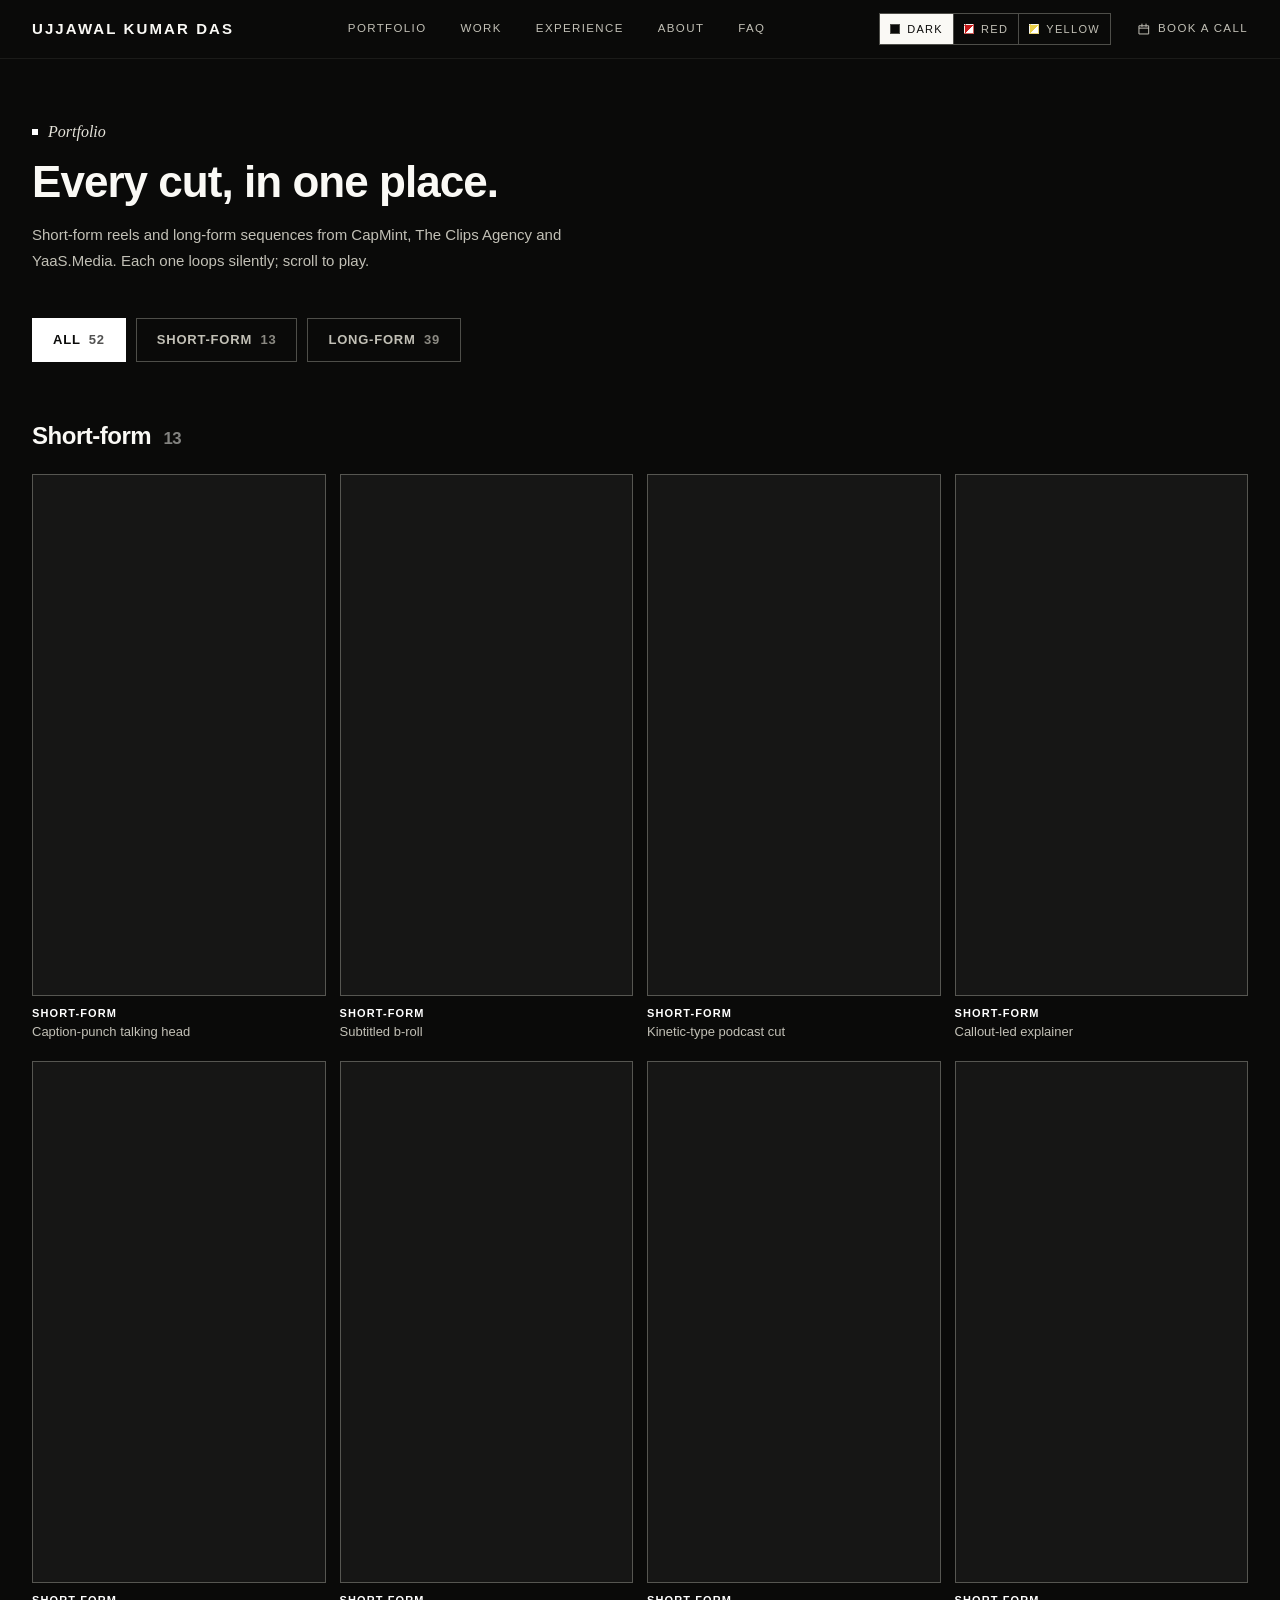
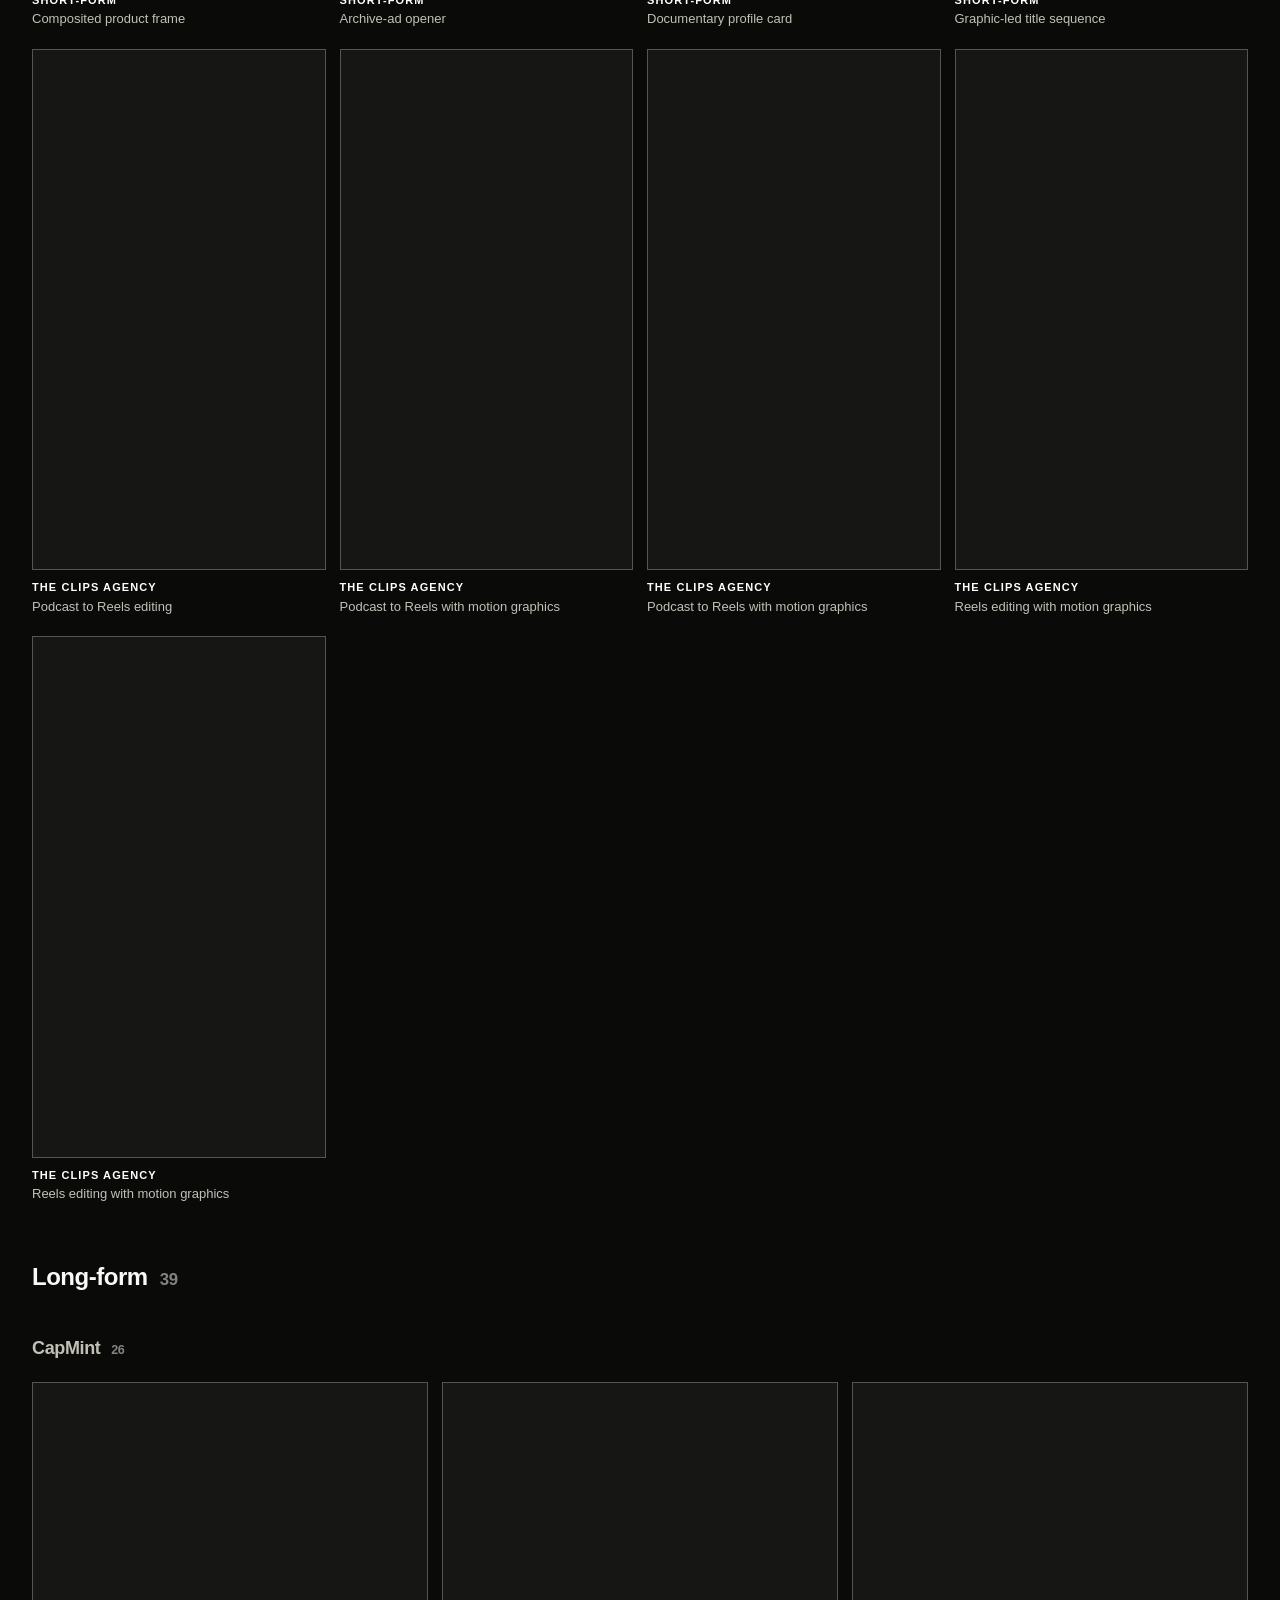
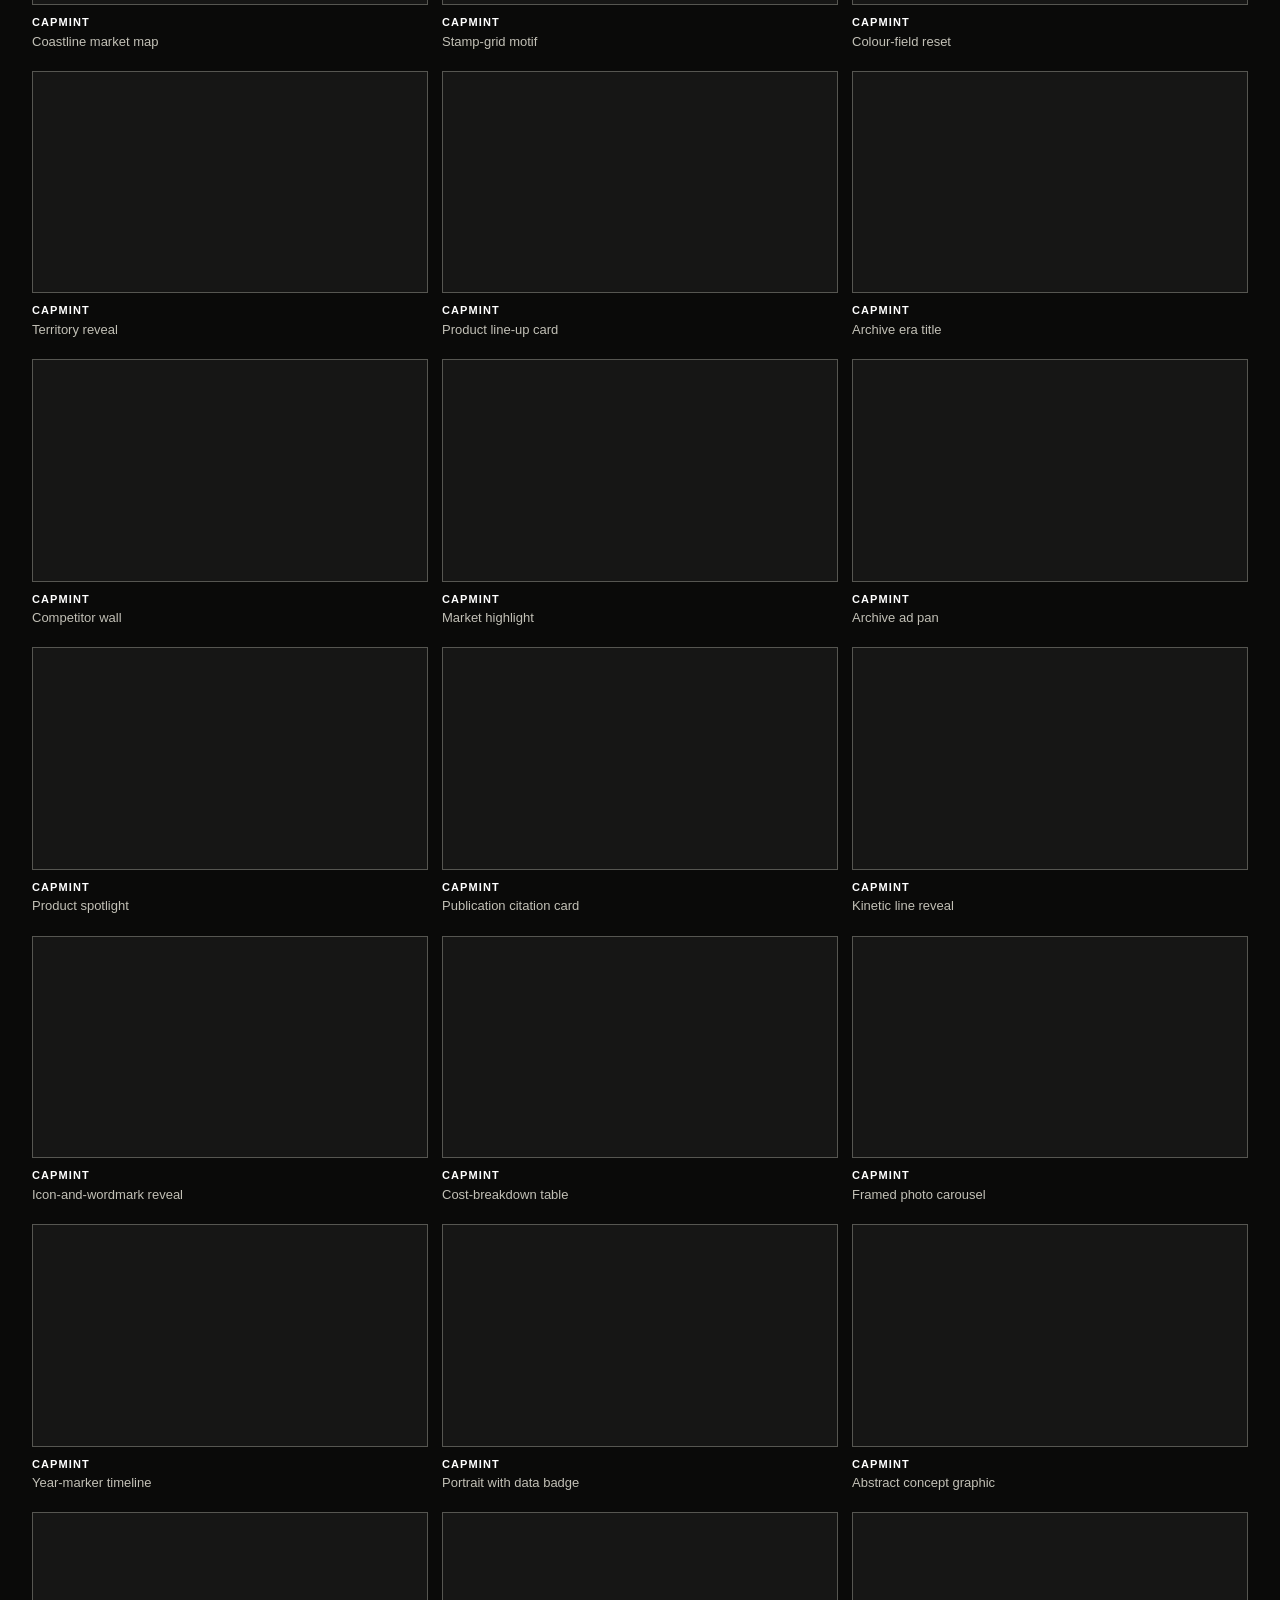
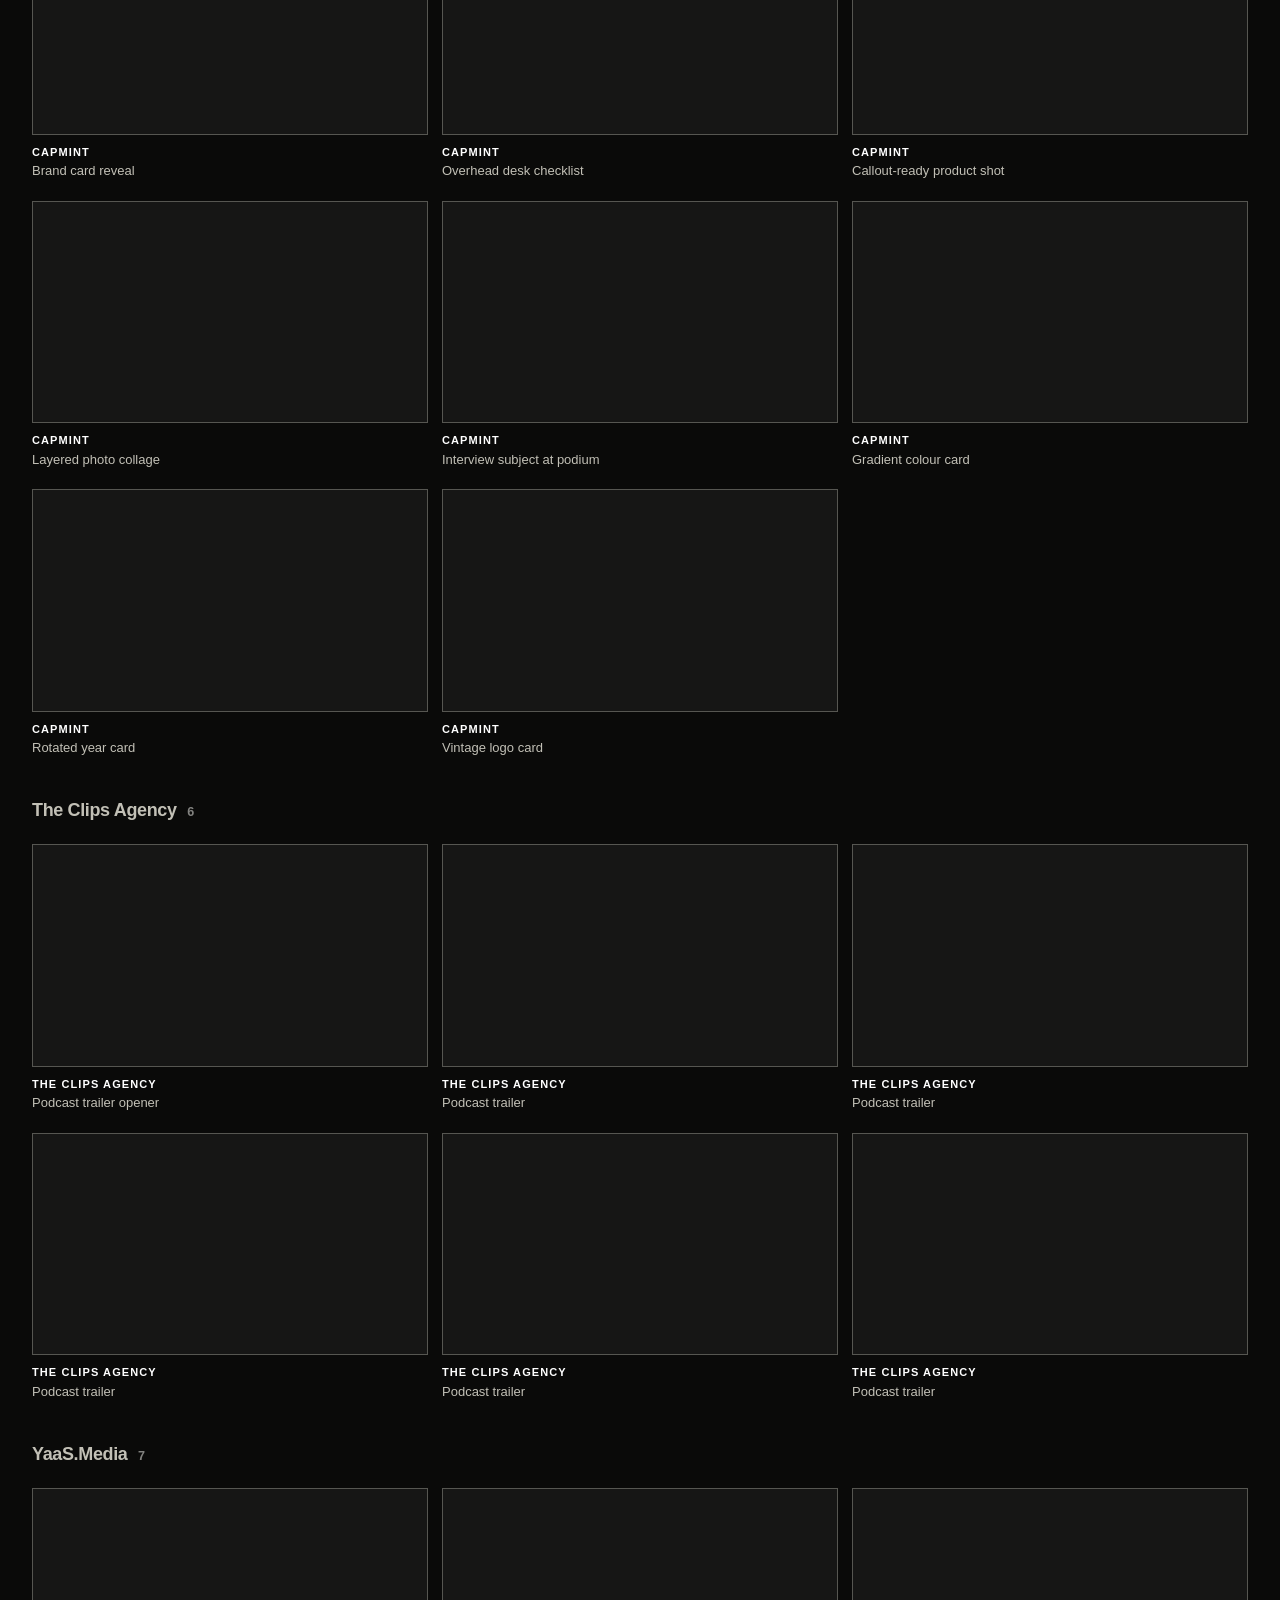
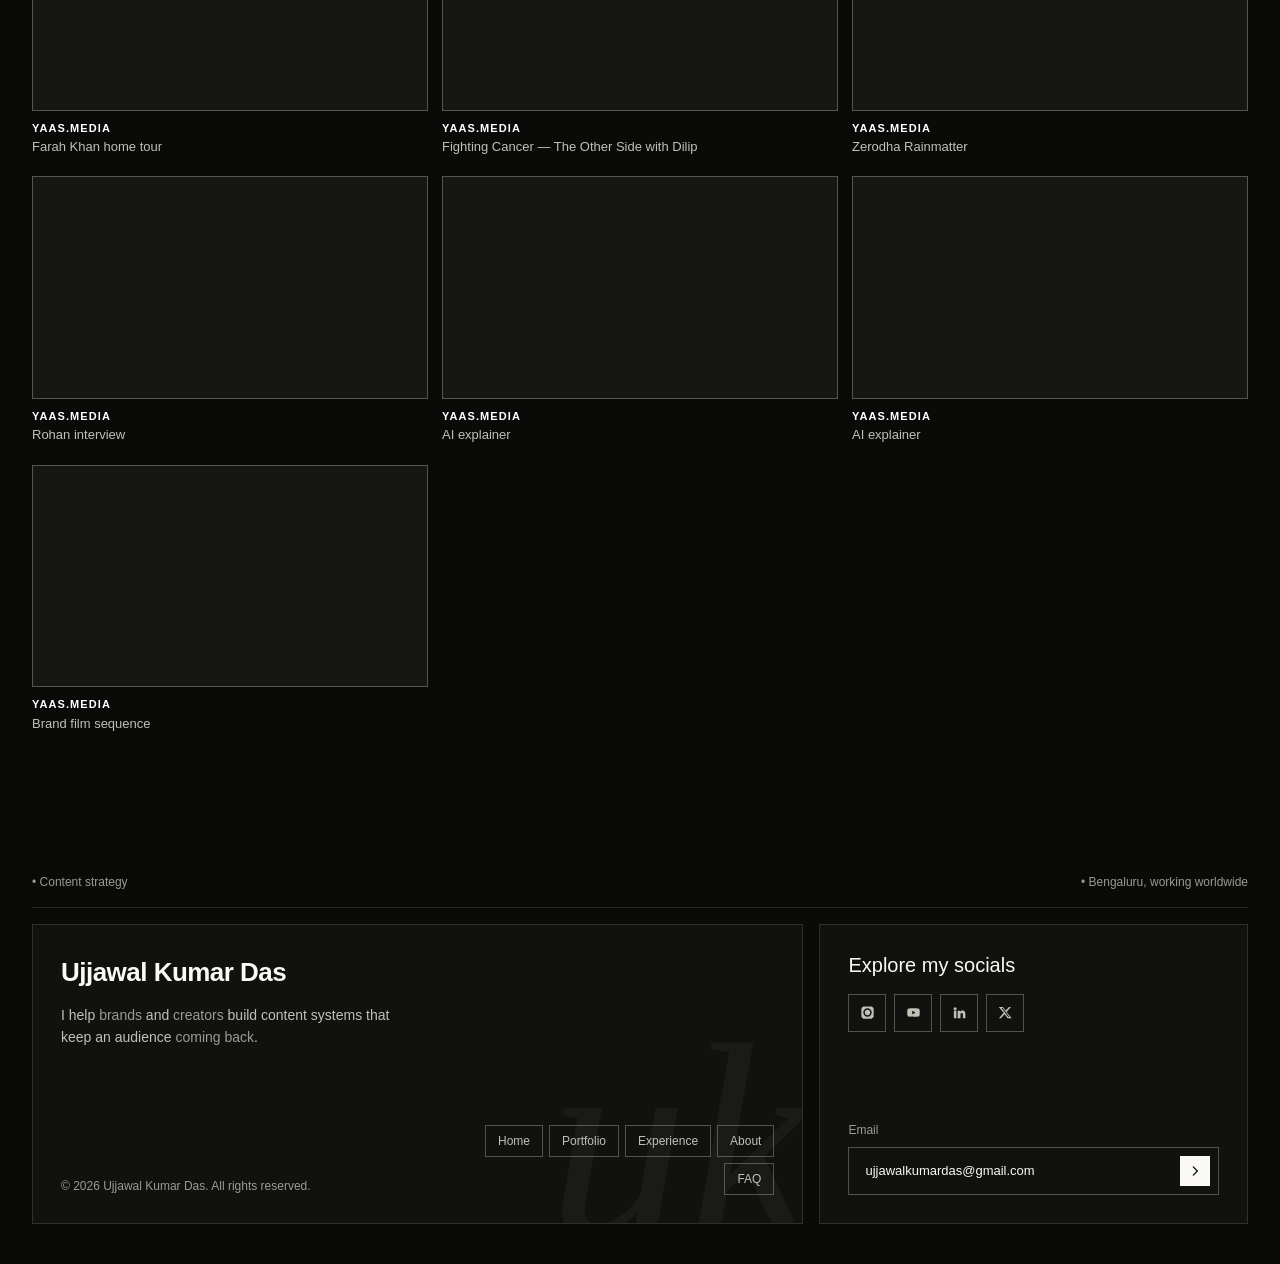
<file: portfolio.html>
<!DOCTYPE html>
<html lang="en">
<head>
<meta charset="utf-8">
<meta name="viewport" content="width=device-width, initial-scale=1">
<title>Portfolio | Ujjawal Kumar Das</title>
<meta name="description" content="Every edit in one place: short-form reels and long-form sequences for CapMint, The Clips Agency and YaaS.Media.">
<link rel="stylesheet" href="styles.css?v=39">
<script>
  /* Apply the saved colour theme before first paint so the page never flashes */
  (function () {
    var t = 'dark';
    try { var s = localStorage.getItem('theme'); if (s === 'red' || s === 'yellow') t = s; } catch (e) {}
    document.documentElement.setAttribute('data-theme', t);
  })();
</script>
</head>
<body>

<header class="site-nav">
  <div class="nav-inner">
    <a class="wordmark" href="./#top">Ujjawal Kumar Das</a>

    <nav class="nav-list">
      <a class="nav-item" href="portfolio.html" aria-current="page">Portfolio</a>
      <a class="nav-item" href="./#work">Work</a>
      <a class="nav-item" href="./#experience">Experience</a>
      <a class="nav-item" href="./#about">About</a>
      <a class="nav-item" href="./#faq">FAQ</a>
    </nav>

    <div class="nav-actions">
      <div class="theme-switch" role="group" aria-label="Colour theme">
        <button type="button" data-set-theme="dark" aria-pressed="true"><span class="sw sw-dark" aria-hidden="true"></span><span class="lbl">Dark</span></button>
        <button type="button" data-set-theme="red" aria-pressed="false"><span class="sw sw-red" aria-hidden="true"></span><span class="lbl">Red</span></button>
        <button type="button" data-set-theme="yellow" aria-pressed="false"><span class="sw sw-yellow" aria-hidden="true"></span><span class="lbl">Yellow</span></button>
      </div>
      <a class="nav-cta" href="https://calendly.com/cutveo/30min" target="_blank" rel="noopener">
        <svg viewBox="0 0 24 24" aria-hidden="true"><path fill="none" stroke="currentColor" stroke-width="1.7" stroke-linecap="round" d="M4 6.5h16v14H4zM4 10.5h16M8.5 3.5v4M15.5 3.5v4"/></svg>
        Book a call
      </a>
    </div>
  </div>
</header>

<main>
  <section class="sec case-page" aria-labelledby="portfolio-heading">
    <p class="sec-eyebrow"><span class="dot"></span>Portfolio</p>
    <h1 class="sec-heading" id="portfolio-heading">Every cut, in one place.</h1>
    <p class="sec-intro">Short-form reels and long-form sequences from CapMint, The Clips Agency and YaaS.Media. Each one loops silently; scroll to play.</p>

    <div class="filter-tabs" role="group" aria-label="Filter the work">
      <button type="button" data-filter="all" aria-pressed="true">All <span>52</span></button>
      <button type="button" data-filter="short" aria-pressed="false">Short-form <span>13</span></button>
      <button type="button" data-filter="long" aria-pressed="false">Long-form <span>39</span></button>
    </div>

    <div class="clip-group" data-group="short">
    <h2 class="group-head">Short-form <span>13</span></h2>
    <div class="clip-grid clip-grid--vertical">
        <figure class="clip"><div class="video-wrap"><video data-src="assets/portfolio/reel-01.mp4" muted loop playsinline preload="none" aria-label="Caption-punch talking head"></video></div><figcaption><span class="clip-tag">Short-form</span>Caption-punch talking head</figcaption></figure>
        <figure class="clip"><div class="video-wrap"><video data-src="assets/portfolio/reel-02.mp4" muted loop playsinline preload="none" aria-label="Subtitled b-roll"></video></div><figcaption><span class="clip-tag">Short-form</span>Subtitled b-roll</figcaption></figure>
        <figure class="clip"><div class="video-wrap"><video data-src="assets/portfolio/reel-03.mp4" muted loop playsinline preload="none" aria-label="Kinetic-type podcast cut"></video></div><figcaption><span class="clip-tag">Short-form</span>Kinetic-type podcast cut</figcaption></figure>
        <figure class="clip"><div class="video-wrap"><video data-src="assets/portfolio/reel-04.mp4" muted loop playsinline preload="none" aria-label="Callout-led explainer"></video></div><figcaption><span class="clip-tag">Short-form</span>Callout-led explainer</figcaption></figure>
        <figure class="clip"><div class="video-wrap"><video data-src="assets/portfolio/reel-05.mp4" muted loop playsinline preload="none" aria-label="Composited product frame"></video></div><figcaption><span class="clip-tag">Short-form</span>Composited product frame</figcaption></figure>
        <figure class="clip"><div class="video-wrap"><video data-src="assets/portfolio/reel-06.mp4" muted loop playsinline preload="none" aria-label="Archive-ad opener"></video></div><figcaption><span class="clip-tag">Short-form</span>Archive-ad opener</figcaption></figure>
        <figure class="clip"><div class="video-wrap"><video data-src="assets/portfolio/reel-07.mp4" muted loop playsinline preload="none" aria-label="Documentary profile card"></video></div><figcaption><span class="clip-tag">Short-form</span>Documentary profile card</figcaption></figure>
        <figure class="clip"><div class="video-wrap"><video data-src="assets/portfolio/reel-08.mp4" muted loop playsinline preload="none" aria-label="Graphic-led title sequence"></video></div><figcaption><span class="clip-tag">Short-form</span>Graphic-led title sequence</figcaption></figure>
        <figure class="clip"><div class="video-wrap"><video data-src="assets/portfolio/clips-v1.mp4" muted loop playsinline preload="none" aria-label="Podcast to Reels editing"></video></div><figcaption><span class="clip-tag">The Clips Agency</span>Podcast to Reels editing</figcaption></figure>
        <figure class="clip"><div class="video-wrap"><video data-src="assets/portfolio/clips-v2.mp4" muted loop playsinline preload="none" aria-label="Podcast to Reels with motion graphics"></video></div><figcaption><span class="clip-tag">The Clips Agency</span>Podcast to Reels with motion graphics</figcaption></figure>
        <figure class="clip"><div class="video-wrap"><video data-src="assets/portfolio/clips-v3.mp4" muted loop playsinline preload="none" aria-label="Podcast to Reels with motion graphics"></video></div><figcaption><span class="clip-tag">The Clips Agency</span>Podcast to Reels with motion graphics</figcaption></figure>
        <figure class="clip"><div class="video-wrap"><video data-src="assets/portfolio/clips-v4.mp4" muted loop playsinline preload="none" aria-label="Reels editing with motion graphics"></video></div><figcaption><span class="clip-tag">The Clips Agency</span>Reels editing with motion graphics</figcaption></figure>
        <figure class="clip"><div class="video-wrap"><video data-src="assets/portfolio/clips-v5.mp4" muted loop playsinline preload="none" aria-label="Reels editing with motion graphics"></video></div><figcaption><span class="clip-tag">The Clips Agency</span>Reels editing with motion graphics</figcaption></figure>
    </div>
    </div>

    <div class="clip-group" data-group="long">
    <h2 class="group-head">Long-form <span>39</span></h2>
    <h3 class="group-head">CapMint <span>26</span></h3>
    <div class="clip-grid">
        <figure class="clip"><div class="longform-wrap"><video data-src="assets/portfolio/yt-01.mp4" muted loop playsinline preload="none" aria-label="Coastline market map"></video></div><figcaption><span class="clip-tag">CapMint</span>Coastline market map</figcaption></figure>
        <figure class="clip"><div class="longform-wrap"><video data-src="assets/portfolio/yt-02.mp4" muted loop playsinline preload="none" aria-label="Stamp-grid motif"></video></div><figcaption><span class="clip-tag">CapMint</span>Stamp-grid motif</figcaption></figure>
        <figure class="clip"><div class="longform-wrap"><video data-src="assets/portfolio/yt-03.mp4" muted loop playsinline preload="none" aria-label="Colour-field reset"></video></div><figcaption><span class="clip-tag">CapMint</span>Colour-field reset</figcaption></figure>
        <figure class="clip"><div class="longform-wrap"><video data-src="assets/portfolio/yt-04.mp4" muted loop playsinline preload="none" aria-label="Territory reveal"></video></div><figcaption><span class="clip-tag">CapMint</span>Territory reveal</figcaption></figure>
        <figure class="clip"><div class="longform-wrap"><video data-src="assets/portfolio/yt-05.mp4" muted loop playsinline preload="none" aria-label="Product line-up card"></video></div><figcaption><span class="clip-tag">CapMint</span>Product line-up card</figcaption></figure>
        <figure class="clip"><div class="longform-wrap"><video data-src="assets/portfolio/yt-06.mp4" muted loop playsinline preload="none" aria-label="Archive era title"></video></div><figcaption><span class="clip-tag">CapMint</span>Archive era title</figcaption></figure>
        <figure class="clip"><div class="longform-wrap"><video data-src="assets/portfolio/yt-07.mp4" muted loop playsinline preload="none" aria-label="Competitor wall"></video></div><figcaption><span class="clip-tag">CapMint</span>Competitor wall</figcaption></figure>
        <figure class="clip"><div class="longform-wrap"><video data-src="assets/portfolio/yt-08.mp4" muted loop playsinline preload="none" aria-label="Market highlight"></video></div><figcaption><span class="clip-tag">CapMint</span>Market highlight</figcaption></figure>
        <figure class="clip"><div class="longform-wrap"><video data-src="assets/portfolio/yt-09.mp4" muted loop playsinline preload="none" aria-label="Archive ad pan"></video></div><figcaption><span class="clip-tag">CapMint</span>Archive ad pan</figcaption></figure>
        <figure class="clip"><div class="longform-wrap"><video data-src="assets/portfolio/yt-10.mp4" muted loop playsinline preload="none" aria-label="Product spotlight"></video></div><figcaption><span class="clip-tag">CapMint</span>Product spotlight</figcaption></figure>
        <figure class="clip"><div class="longform-wrap"><video data-src="assets/portfolio/yt-11.mp4" muted loop playsinline preload="none" aria-label="Publication citation card"></video></div><figcaption><span class="clip-tag">CapMint</span>Publication citation card</figcaption></figure>
        <figure class="clip"><div class="longform-wrap"><video data-src="assets/portfolio/yt-12.mp4" muted loop playsinline preload="none" aria-label="Kinetic line reveal"></video></div><figcaption><span class="clip-tag">CapMint</span>Kinetic line reveal</figcaption></figure>
        <figure class="clip"><div class="longform-wrap"><video data-src="assets/portfolio/yt-13.mp4" muted loop playsinline preload="none" aria-label="Icon-and-wordmark reveal"></video></div><figcaption><span class="clip-tag">CapMint</span>Icon-and-wordmark reveal</figcaption></figure>
        <figure class="clip"><div class="longform-wrap"><video data-src="assets/portfolio/yt-14.mp4" muted loop playsinline preload="none" aria-label="Cost-breakdown table"></video></div><figcaption><span class="clip-tag">CapMint</span>Cost-breakdown table</figcaption></figure>
        <figure class="clip"><div class="longform-wrap"><video data-src="assets/portfolio/yt-15.mp4" muted loop playsinline preload="none" aria-label="Framed photo carousel"></video></div><figcaption><span class="clip-tag">CapMint</span>Framed photo carousel</figcaption></figure>
        <figure class="clip"><div class="longform-wrap"><video data-src="assets/portfolio/yt-16.mp4" muted loop playsinline preload="none" aria-label="Year-marker timeline"></video></div><figcaption><span class="clip-tag">CapMint</span>Year-marker timeline</figcaption></figure>
        <figure class="clip"><div class="longform-wrap"><video data-src="assets/portfolio/yt-17.mp4" muted loop playsinline preload="none" aria-label="Portrait with data badge"></video></div><figcaption><span class="clip-tag">CapMint</span>Portrait with data badge</figcaption></figure>
        <figure class="clip"><div class="longform-wrap"><video data-src="assets/portfolio/yt-18.mp4" muted loop playsinline preload="none" aria-label="Abstract concept graphic"></video></div><figcaption><span class="clip-tag">CapMint</span>Abstract concept graphic</figcaption></figure>
        <figure class="clip"><div class="longform-wrap"><video data-src="assets/portfolio/yt-19.mp4" muted loop playsinline preload="none" aria-label="Brand card reveal"></video></div><figcaption><span class="clip-tag">CapMint</span>Brand card reveal</figcaption></figure>
        <figure class="clip"><div class="longform-wrap"><video data-src="assets/portfolio/yt-20.mp4" muted loop playsinline preload="none" aria-label="Overhead desk checklist"></video></div><figcaption><span class="clip-tag">CapMint</span>Overhead desk checklist</figcaption></figure>
        <figure class="clip"><div class="longform-wrap"><video data-src="assets/portfolio/yt-21.mp4" muted loop playsinline preload="none" aria-label="Callout-ready product shot"></video></div><figcaption><span class="clip-tag">CapMint</span>Callout-ready product shot</figcaption></figure>
        <figure class="clip"><div class="longform-wrap"><video data-src="assets/portfolio/yt-22.mp4" muted loop playsinline preload="none" aria-label="Layered photo collage"></video></div><figcaption><span class="clip-tag">CapMint</span>Layered photo collage</figcaption></figure>
        <figure class="clip"><div class="longform-wrap"><video data-src="assets/portfolio/yt-23.mp4" muted loop playsinline preload="none" aria-label="Interview subject at podium"></video></div><figcaption><span class="clip-tag">CapMint</span>Interview subject at podium</figcaption></figure>
        <figure class="clip"><div class="longform-wrap"><video data-src="assets/portfolio/yt-24.mp4" muted loop playsinline preload="none" aria-label="Gradient colour card"></video></div><figcaption><span class="clip-tag">CapMint</span>Gradient colour card</figcaption></figure>
        <figure class="clip"><div class="longform-wrap"><video data-src="assets/portfolio/yt-25.mp4" muted loop playsinline preload="none" aria-label="Rotated year card"></video></div><figcaption><span class="clip-tag">CapMint</span>Rotated year card</figcaption></figure>
        <figure class="clip"><div class="longform-wrap"><video data-src="assets/portfolio/yt-26.mp4" muted loop playsinline preload="none" aria-label="Vintage logo card"></video></div><figcaption><span class="clip-tag">CapMint</span>Vintage logo card</figcaption></figure>
    </div>
    <h3 class="group-head">The Clips Agency <span>6</span></h3>
    <div class="clip-grid">
        <figure class="clip"><div class="longform-wrap"><video data-src="assets/portfolio/clips-h1.mp4" muted loop playsinline preload="none" aria-label="Podcast trailer opener"></video></div><figcaption><span class="clip-tag">The Clips Agency</span>Podcast trailer opener</figcaption></figure>
        <figure class="clip"><div class="longform-wrap"><video data-src="assets/portfolio/clips-h2.mp4" muted loop playsinline preload="none" aria-label="Podcast trailer"></video></div><figcaption><span class="clip-tag">The Clips Agency</span>Podcast trailer</figcaption></figure>
        <figure class="clip"><div class="longform-wrap"><video data-src="assets/portfolio/clips-h3.mp4" muted loop playsinline preload="none" aria-label="Podcast trailer"></video></div><figcaption><span class="clip-tag">The Clips Agency</span>Podcast trailer</figcaption></figure>
        <figure class="clip"><div class="longform-wrap"><video data-src="assets/portfolio/clips-h4.mp4" muted loop playsinline preload="none" aria-label="Podcast trailer"></video></div><figcaption><span class="clip-tag">The Clips Agency</span>Podcast trailer</figcaption></figure>
        <figure class="clip"><div class="longform-wrap"><video data-src="assets/portfolio/clips-h5.mp4" muted loop playsinline preload="none" aria-label="Podcast trailer"></video></div><figcaption><span class="clip-tag">The Clips Agency</span>Podcast trailer</figcaption></figure>
        <figure class="clip"><div class="longform-wrap"><video data-src="assets/portfolio/clips-h6.mp4" muted loop playsinline preload="none" aria-label="Podcast trailer"></video></div><figcaption><span class="clip-tag">The Clips Agency</span>Podcast trailer</figcaption></figure>
    </div>
    <h3 class="group-head">YaaS.Media <span>7</span></h3>
    <div class="clip-grid">
        <figure class="clip"><div class="longform-wrap"><video data-src="assets/portfolio/yaas-h1.mp4" muted loop playsinline preload="none" aria-label="Farah Khan home tour"></video></div><figcaption><span class="clip-tag">YaaS.Media</span>Farah Khan home tour</figcaption></figure>
        <figure class="clip"><div class="longform-wrap"><video data-src="assets/portfolio/yaas-h2.mp4" muted loop playsinline preload="none" aria-label="Fighting Cancer — The Other Side with Dilip"></video></div><figcaption><span class="clip-tag">YaaS.Media</span>Fighting Cancer — The Other Side with Dilip</figcaption></figure>
        <figure class="clip"><div class="longform-wrap"><video data-src="assets/portfolio/yaas-h3.mp4" muted loop playsinline preload="none" aria-label="Zerodha Rainmatter"></video></div><figcaption><span class="clip-tag">YaaS.Media</span>Zerodha Rainmatter</figcaption></figure>
        <figure class="clip"><div class="longform-wrap"><video data-src="assets/portfolio/yaas-h4.mp4" muted loop playsinline preload="none" aria-label="Rohan interview"></video></div><figcaption><span class="clip-tag">YaaS.Media</span>Rohan interview</figcaption></figure>
        <figure class="clip"><div class="longform-wrap"><video data-src="assets/portfolio/yaas-h5.mp4" muted loop playsinline preload="none" aria-label="AI explainer"></video></div><figcaption><span class="clip-tag">YaaS.Media</span>AI explainer</figcaption></figure>
        <figure class="clip"><div class="longform-wrap"><video data-src="assets/portfolio/yaas-h6.mp4" muted loop playsinline preload="none" aria-label="AI explainer"></video></div><figcaption><span class="clip-tag">YaaS.Media</span>AI explainer</figcaption></figure>
        <figure class="clip"><div class="longform-wrap"><video data-src="assets/portfolio/yaas-h7.mp4" muted loop playsinline preload="none" aria-label="Brand film sequence"></video></div><figcaption><span class="clip-tag">YaaS.Media</span>Brand film sequence</figcaption></figure>
    </div>
    </div>
  </section>
</main>

<footer class="site-footer">
  <div class="footer-meta"><span>• Content strategy</span><span>• Bengaluru, working worldwide</span></div>
  <div class="footer-grid">
    <div class="footer-card footer-card--brand">
      <p class="footer-brand-name">Ujjawal Kumar Das</p>
      <p class="footer-tagline">I help <em>brands</em> and <em>creators</em> build content systems that keep an audience <em>coming back</em>.</p>
      <span class="footer-mark" aria-hidden="true">uk</span>
      <div class="footer-bottom">
        <span>© 2026 Ujjawal Kumar Das. All rights reserved.</span>
        <nav class="footer-pills" aria-label="Footer">
          <a href="./#top">Home</a>
          <a href="portfolio.html">Portfolio</a>
          <a href="./#experience">Experience</a>
          <a href="./#about">About</a>
          <a href="./#faq">FAQ</a>
        </nav>
      </div>
    </div>
    <div class="footer-card footer-card--social">
      <p class="footer-card-title">Explore my socials</p>
      <div class="footer-social">
        <a href="https://www.instagram.com/kumarrujjawal/" target="_blank" rel="noopener" aria-label="Instagram"><svg viewBox="0 0 24 24" aria-hidden="true"><path fill="currentColor" d="M12 2.2c3.2 0 3.6 0 4.9.07 1.2.06 1.8.25 2.2.42.6.22 1 .48 1.4.9.4.4.7.8.9 1.4.2.4.4 1 .4 2.2.1 1.3.1 1.7.1 4.9s0 3.6-.1 4.9c0 1.2-.2 1.8-.4 2.2-.2.6-.5 1-.9 1.4-.4.4-.8.7-1.4.9-.4.2-1 .4-2.2.4-1.3.1-1.7.1-4.9.1s-3.6 0-4.9-.1c-1.2 0-1.8-.2-2.2-.4-.6-.2-1-.5-1.4-.9-.4-.4-.7-.8-.9-1.4-.2-.4-.4-1-.4-2.2C2.2 15.6 2.2 15.2 2.2 12s0-3.6.1-4.9c0-1.2.2-1.8.4-2.2.2-.6.5-1 .9-1.4.4-.4.8-.7 1.4-.9.4-.2 1-.4 2.2-.4C8.4 2.2 8.8 2.2 12 2.2zm0 3.1A6.7 6.7 0 1 0 18.7 12 6.7 6.7 0 0 0 12 5.3zm0 11a4.3 4.3 0 1 1 4.3-4.3 4.3 4.3 0 0 1-4.3 4.3zm6.9-11.2a1.6 1.6 0 1 1-1.6-1.6 1.6 1.6 0 0 1 1.6 1.6z"/></svg></a>
        <a href="https://www.youtube.com/@kumarrujjawal" target="_blank" rel="noopener" aria-label="YouTube"><svg viewBox="0 0 24 24" aria-hidden="true"><path fill="currentColor" d="M22 12s0-3.2-.4-4.7a2.5 2.5 0 0 0-1.8-1.8C18.2 5 12 5 12 5s-6.2 0-7.8.5a2.5 2.5 0 0 0-1.8 1.8C2 8.8 2 12 2 12s0 3.2.4 4.7c.2.9.9 1.6 1.8 1.8C5.8 19 12 19 12 19s6.2 0 7.8-.5a2.5 2.5 0 0 0 1.8-1.8C22 15.2 22 12 22 12zM10 15V9l5.2 3z"/></svg></a>
        <a href="https://www.linkedin.com/in/kumarrujjawal/" target="_blank" rel="noopener" aria-label="LinkedIn"><svg viewBox="0 0 24 24" aria-hidden="true"><path fill="currentColor" d="M4.98 3.5a2.5 2.5 0 1 1 .02 5 2.5 2.5 0 0 1-.02-5zM3 9h4v12H3zM9 9h3.8v1.7h.05c.53-1 1.83-2.05 3.77-2.05 4.03 0 4.78 2.65 4.78 6.1V21h-4v-5.4c0-1.29-.02-2.95-1.8-2.95-1.8 0-2.08 1.4-2.08 2.85V21H9z"/></svg></a>
        <a href="https://x.com/kumarrujjawal" target="_blank" rel="noopener" aria-label="X"><svg viewBox="0 0 24 24" aria-hidden="true"><path fill="currentColor" d="M17.5 3h3.2l-7 8 8.2 10h-6.4l-5-6.1L4.7 21H1.5l7.5-8.6L1.2 3h6.6l4.5 5.6zm-1.1 16.1h1.8L7.7 4.8H5.8z"/></svg></a>
      </div>
      <p class="footer-mail-label">Email</p>
      <a class="footer-mail" href="mailto:ujjawalkumardas@gmail.com">ujjawalkumardas@gmail.com <span class="round-arrow" aria-hidden="true"><svg viewBox="0 0 24 24"><path d="M9 5l7 7-7 7" fill="none" stroke="currentColor" stroke-width="2.2" stroke-linecap="round" stroke-linejoin="round"/></svg></span></a>
    </div>
  </div>
</footer>

<script src="script.js?v=39"></script>
</body>
</html>
</file>
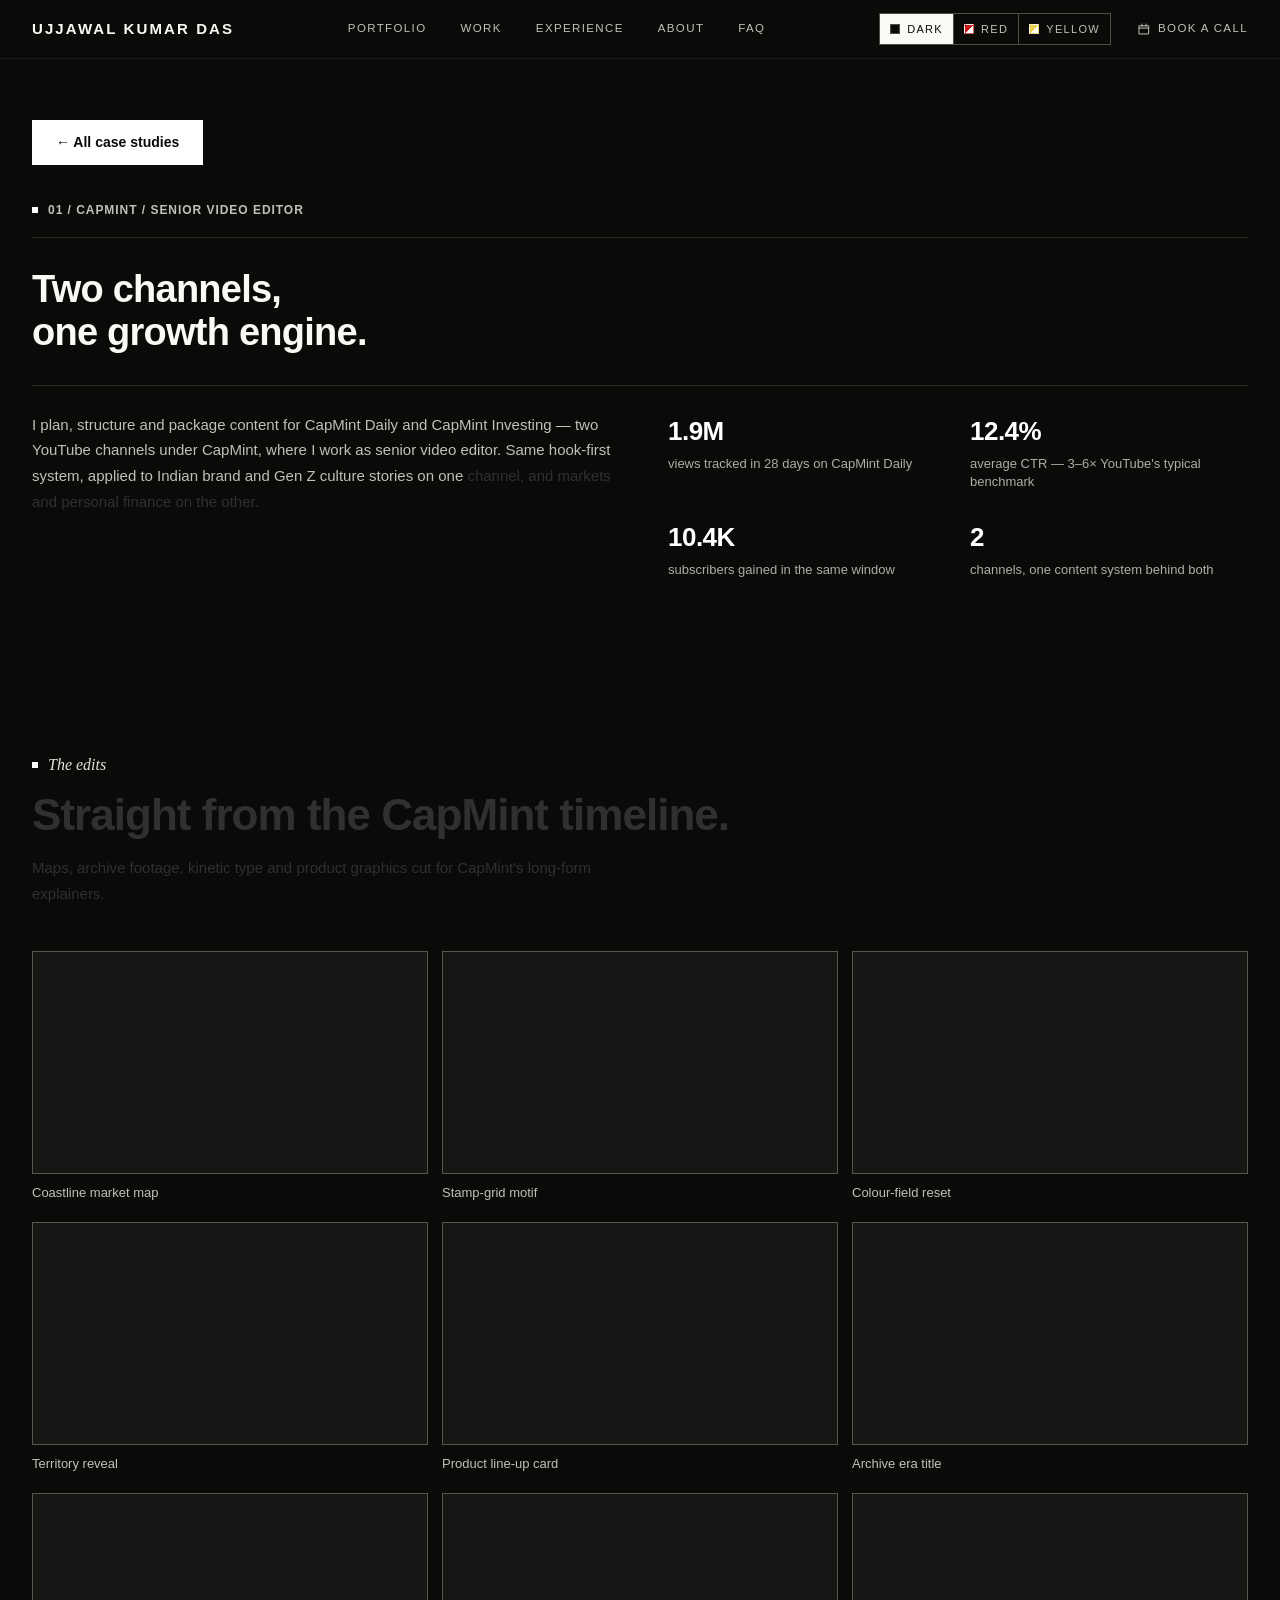
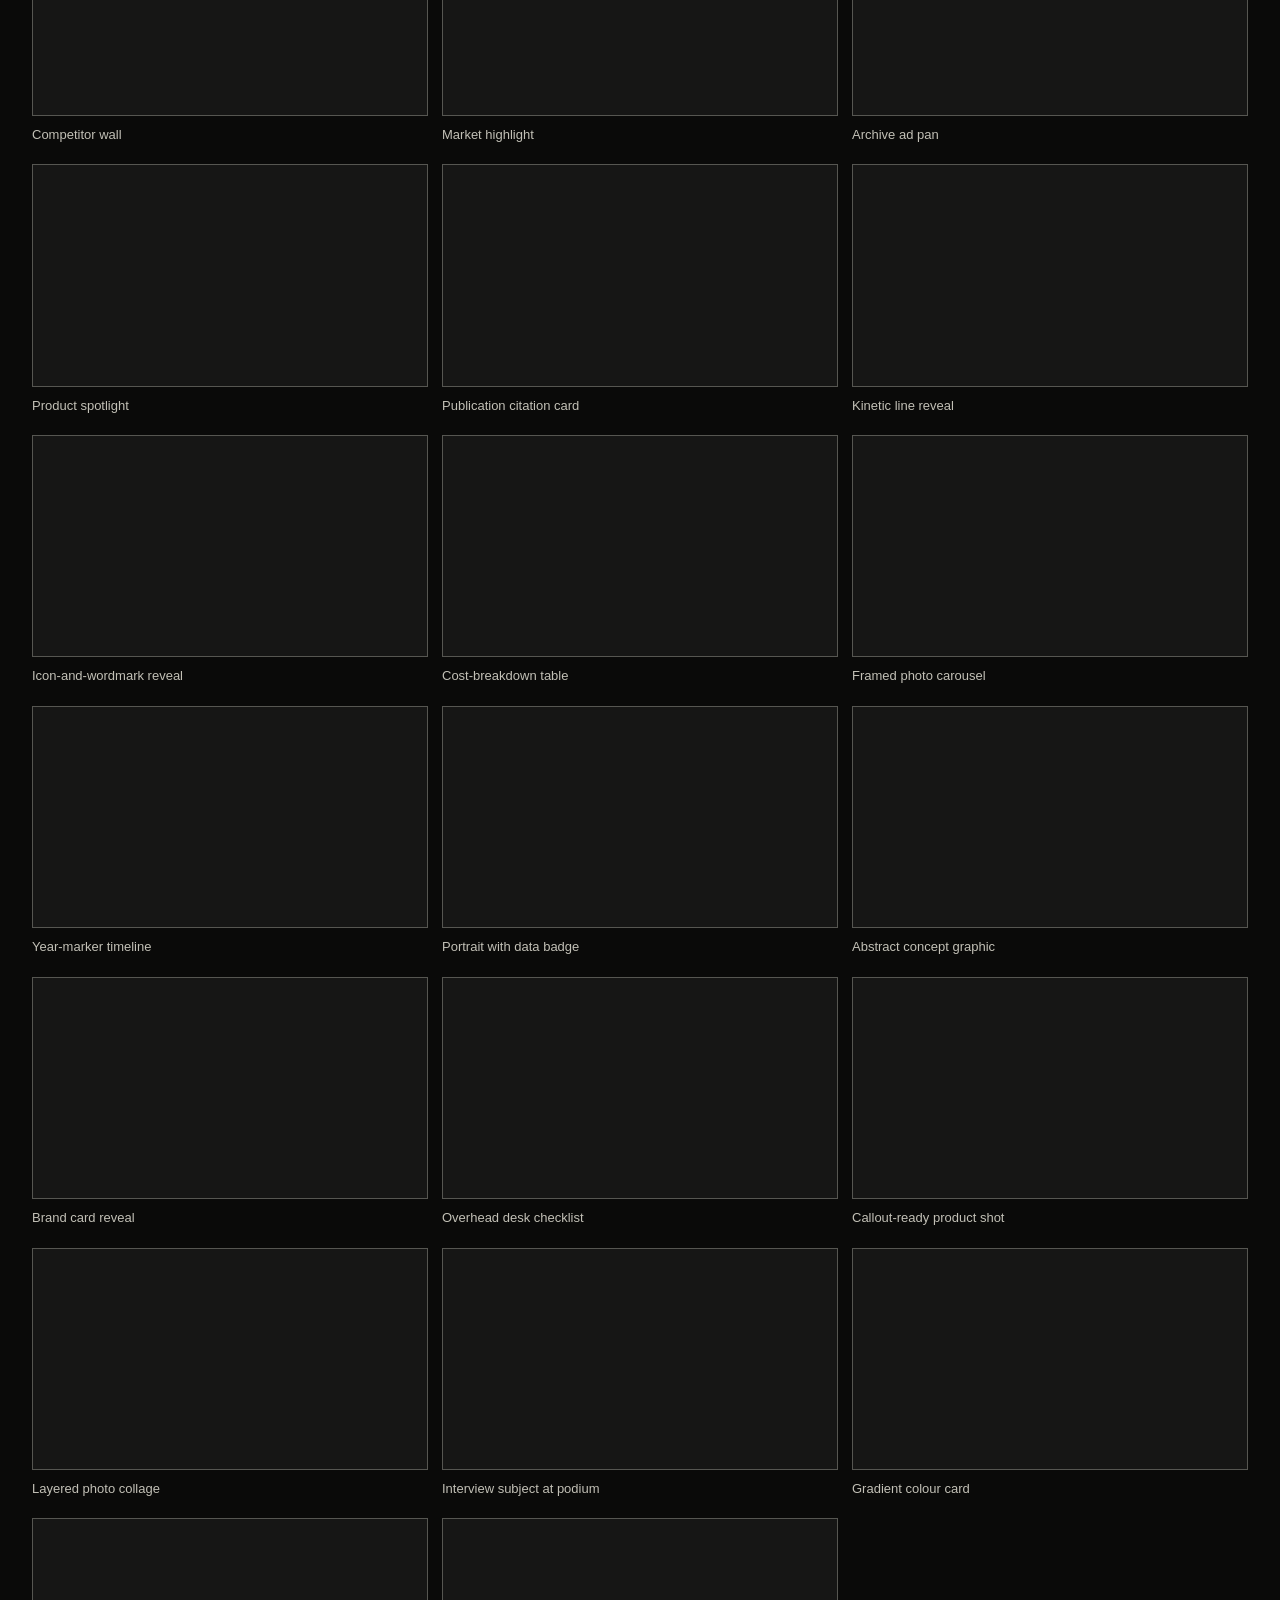
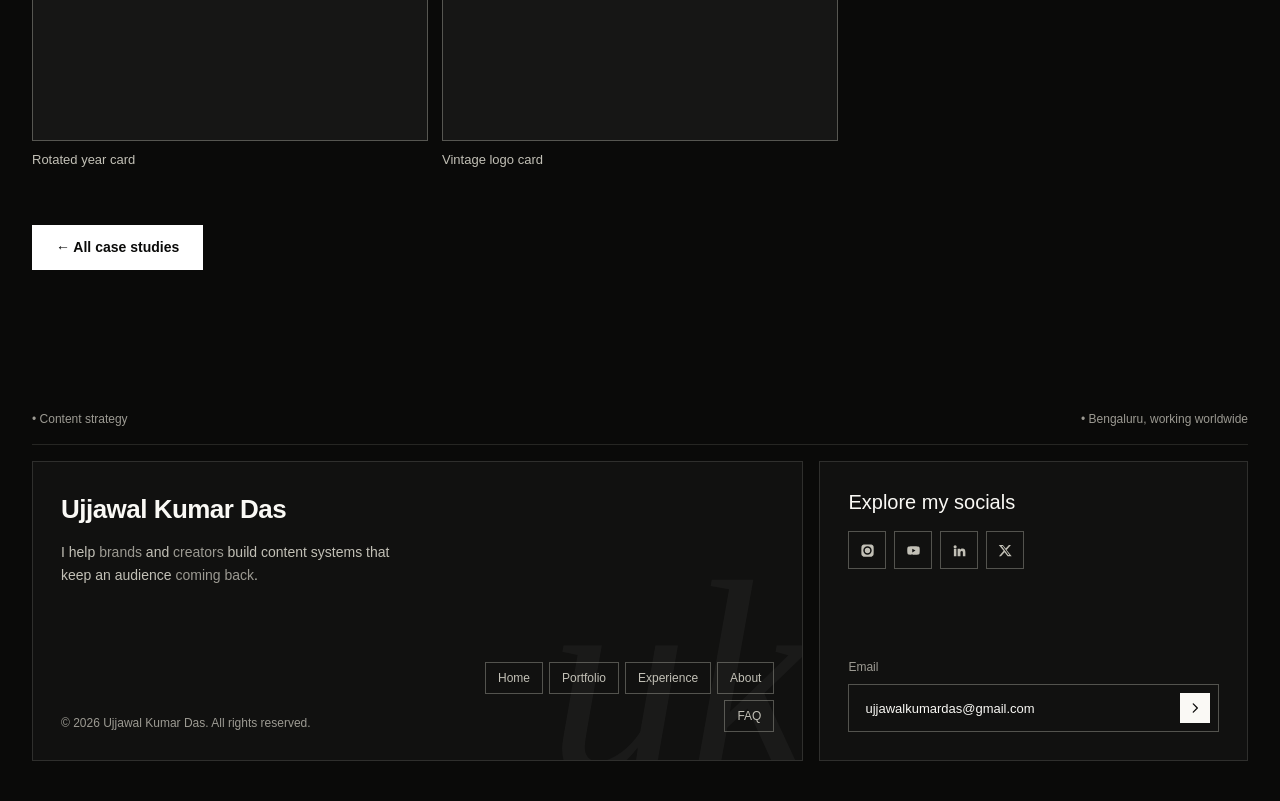
<file: work/capmint.html>
<!DOCTYPE html>
<html lang="en">
<head>
<meta charset="utf-8">
<meta name="viewport" content="width=device-width, initial-scale=1">
<title>CapMint case study | Ujjawal Kumar Das</title>
<meta name="description" content="How one hook-first content system drove 1.9M views in 28 days and a 12.4% average CTR across CapMint's two YouTube channels.">
<link rel="stylesheet" href="../styles.css?v=39">
<script>
  /* Apply the saved colour theme before first paint so the page never flashes */
  (function () {
    var t = 'dark';
    try { var s = localStorage.getItem('theme'); if (s === 'red' || s === 'yellow') t = s; } catch (e) {}
    document.documentElement.setAttribute('data-theme', t);
  })();
</script>
</head>
<body>

<header class="site-nav">
  <div class="nav-inner">
    <a class="wordmark" href="../#top">Ujjawal Kumar Das</a>

    <nav class="nav-list">
      <a class="nav-item" href="../portfolio.html">Portfolio</a>
      <a class="nav-item" href="../#work">Work</a>
      <a class="nav-item" href="../#experience">Experience</a>
      <a class="nav-item" href="../#about">About</a>
      <a class="nav-item" href="../#faq">FAQ</a>
    </nav>

    <div class="nav-actions">
      <div class="theme-switch" role="group" aria-label="Colour theme">
        <button type="button" data-set-theme="dark" aria-pressed="true"><span class="sw sw-dark" aria-hidden="true"></span><span class="lbl">Dark</span></button>
        <button type="button" data-set-theme="red" aria-pressed="false"><span class="sw sw-red" aria-hidden="true"></span><span class="lbl">Red</span></button>
        <button type="button" data-set-theme="yellow" aria-pressed="false"><span class="sw sw-yellow" aria-hidden="true"></span><span class="lbl">Yellow</span></button>
      </div>
      <a class="nav-cta" href="https://calendly.com/cutveo/30min" target="_blank" rel="noopener">
        <svg viewBox="0 0 24 24" aria-hidden="true"><path fill="none" stroke="currentColor" stroke-width="1.7" stroke-linecap="round" d="M4 6.5h16v14H4zM4 10.5h16M8.5 3.5v4M15.5 3.5v4"/></svg>
        Book a call
      </a>
    </div>
  </div>
</header>

<main>
  <section class="sec case-page">
    <div class="case-nav"><a class="btn-red" href="../#work">← All case studies</a></div>
    <p class="panel-label"><span class="dot"></span>01 / CapMint / Senior Video Editor</p>
    <h1 class="panel-title">Two channels,<br>one growth engine.</h1>
    <div class="panel-body">
              <p class="panel-copy">
                I plan, structure and package content for CapMint Daily and CapMint Investing — two
                YouTube channels under CapMint, where I work as senior video editor. Same hook-first
                system, applied to Indian brand and Gen Z culture stories on one channel, and markets
                and personal finance on the other.
              </p>
              <div class="panel-metrics">
                <div><span class="m-num">1.9M</span><span class="m-cap">views tracked in 28 days on CapMint Daily</span></div>
                <div><span class="m-num">12.4%</span><span class="m-cap">average CTR — 3–6× YouTube's typical benchmark</span></div>
                <div><span class="m-num">10.4K</span><span class="m-cap">subscribers gained in the same window</span></div>
                <div><span class="m-num">2</span><span class="m-cap">channels, one content system behind both</span></div>
              </div>
            </div>
  </section>

  <section class="sec" aria-labelledby="edits-heading">
    <p class="sec-eyebrow"><span class="dot"></span>The edits</p>
    <h2 class="sec-heading" id="edits-heading">Straight from the CapMint timeline.</h2>
    <p class="sec-intro">Maps, archive footage, kinetic type and product graphics cut for CapMint's long-form explainers.</p>
    <div class="clip-grid">
        <figure class="clip"><div class="longform-wrap"><video data-src="../assets/portfolio/yt-01.mp4" muted loop playsinline preload="none" aria-label="Coastline market map"></video></div><figcaption>Coastline market map</figcaption></figure>
        <figure class="clip"><div class="longform-wrap"><video data-src="../assets/portfolio/yt-02.mp4" muted loop playsinline preload="none" aria-label="Stamp-grid motif"></video></div><figcaption>Stamp-grid motif</figcaption></figure>
        <figure class="clip"><div class="longform-wrap"><video data-src="../assets/portfolio/yt-03.mp4" muted loop playsinline preload="none" aria-label="Colour-field reset"></video></div><figcaption>Colour-field reset</figcaption></figure>
        <figure class="clip"><div class="longform-wrap"><video data-src="../assets/portfolio/yt-04.mp4" muted loop playsinline preload="none" aria-label="Territory reveal"></video></div><figcaption>Territory reveal</figcaption></figure>
        <figure class="clip"><div class="longform-wrap"><video data-src="../assets/portfolio/yt-05.mp4" muted loop playsinline preload="none" aria-label="Product line-up card"></video></div><figcaption>Product line-up card</figcaption></figure>
        <figure class="clip"><div class="longform-wrap"><video data-src="../assets/portfolio/yt-06.mp4" muted loop playsinline preload="none" aria-label="Archive era title"></video></div><figcaption>Archive era title</figcaption></figure>
        <figure class="clip"><div class="longform-wrap"><video data-src="../assets/portfolio/yt-07.mp4" muted loop playsinline preload="none" aria-label="Competitor wall"></video></div><figcaption>Competitor wall</figcaption></figure>
        <figure class="clip"><div class="longform-wrap"><video data-src="../assets/portfolio/yt-08.mp4" muted loop playsinline preload="none" aria-label="Market highlight"></video></div><figcaption>Market highlight</figcaption></figure>
        <figure class="clip"><div class="longform-wrap"><video data-src="../assets/portfolio/yt-09.mp4" muted loop playsinline preload="none" aria-label="Archive ad pan"></video></div><figcaption>Archive ad pan</figcaption></figure>
        <figure class="clip"><div class="longform-wrap"><video data-src="../assets/portfolio/yt-10.mp4" muted loop playsinline preload="none" aria-label="Product spotlight"></video></div><figcaption>Product spotlight</figcaption></figure>
        <figure class="clip"><div class="longform-wrap"><video data-src="../assets/portfolio/yt-11.mp4" muted loop playsinline preload="none" aria-label="Publication citation card"></video></div><figcaption>Publication citation card</figcaption></figure>
        <figure class="clip"><div class="longform-wrap"><video data-src="../assets/portfolio/yt-12.mp4" muted loop playsinline preload="none" aria-label="Kinetic line reveal"></video></div><figcaption>Kinetic line reveal</figcaption></figure>
        <figure class="clip"><div class="longform-wrap"><video data-src="../assets/portfolio/yt-13.mp4" muted loop playsinline preload="none" aria-label="Icon-and-wordmark reveal"></video></div><figcaption>Icon-and-wordmark reveal</figcaption></figure>
        <figure class="clip"><div class="longform-wrap"><video data-src="../assets/portfolio/yt-14.mp4" muted loop playsinline preload="none" aria-label="Cost-breakdown table"></video></div><figcaption>Cost-breakdown table</figcaption></figure>
        <figure class="clip"><div class="longform-wrap"><video data-src="../assets/portfolio/yt-15.mp4" muted loop playsinline preload="none" aria-label="Framed photo carousel"></video></div><figcaption>Framed photo carousel</figcaption></figure>
        <figure class="clip"><div class="longform-wrap"><video data-src="../assets/portfolio/yt-16.mp4" muted loop playsinline preload="none" aria-label="Year-marker timeline"></video></div><figcaption>Year-marker timeline</figcaption></figure>
        <figure class="clip"><div class="longform-wrap"><video data-src="../assets/portfolio/yt-17.mp4" muted loop playsinline preload="none" aria-label="Portrait with data badge"></video></div><figcaption>Portrait with data badge</figcaption></figure>
        <figure class="clip"><div class="longform-wrap"><video data-src="../assets/portfolio/yt-18.mp4" muted loop playsinline preload="none" aria-label="Abstract concept graphic"></video></div><figcaption>Abstract concept graphic</figcaption></figure>
        <figure class="clip"><div class="longform-wrap"><video data-src="../assets/portfolio/yt-19.mp4" muted loop playsinline preload="none" aria-label="Brand card reveal"></video></div><figcaption>Brand card reveal</figcaption></figure>
        <figure class="clip"><div class="longform-wrap"><video data-src="../assets/portfolio/yt-20.mp4" muted loop playsinline preload="none" aria-label="Overhead desk checklist"></video></div><figcaption>Overhead desk checklist</figcaption></figure>
        <figure class="clip"><div class="longform-wrap"><video data-src="../assets/portfolio/yt-21.mp4" muted loop playsinline preload="none" aria-label="Callout-ready product shot"></video></div><figcaption>Callout-ready product shot</figcaption></figure>
        <figure class="clip"><div class="longform-wrap"><video data-src="../assets/portfolio/yt-22.mp4" muted loop playsinline preload="none" aria-label="Layered photo collage"></video></div><figcaption>Layered photo collage</figcaption></figure>
        <figure class="clip"><div class="longform-wrap"><video data-src="../assets/portfolio/yt-23.mp4" muted loop playsinline preload="none" aria-label="Interview subject at podium"></video></div><figcaption>Interview subject at podium</figcaption></figure>
        <figure class="clip"><div class="longform-wrap"><video data-src="../assets/portfolio/yt-24.mp4" muted loop playsinline preload="none" aria-label="Gradient colour card"></video></div><figcaption>Gradient colour card</figcaption></figure>
        <figure class="clip"><div class="longform-wrap"><video data-src="../assets/portfolio/yt-25.mp4" muted loop playsinline preload="none" aria-label="Rotated year card"></video></div><figcaption>Rotated year card</figcaption></figure>
        <figure class="clip"><div class="longform-wrap"><video data-src="../assets/portfolio/yt-26.mp4" muted loop playsinline preload="none" aria-label="Vintage logo card"></video></div><figcaption>Vintage logo card</figcaption></figure>
    </div>
    <div class="case-nav case-nav--end"><a class="btn-red" href="../#work">← All case studies</a></div>
  </section>
</main>

<footer class="site-footer">
  <div class="footer-meta"><span>• Content strategy</span><span>• Bengaluru, working worldwide</span></div>
  <div class="footer-grid">
    <div class="footer-card footer-card--brand">
      <p class="footer-brand-name">Ujjawal Kumar Das</p>
      <p class="footer-tagline">I help <em>brands</em> and <em>creators</em> build content systems that keep an audience <em>coming back</em>.</p>
      <span class="footer-mark" aria-hidden="true">uk</span>
      <div class="footer-bottom">
        <span>© 2026 Ujjawal Kumar Das. All rights reserved.</span>
        <nav class="footer-pills" aria-label="Footer">
          <a href="../#top">Home</a>
          <a href="../portfolio.html">Portfolio</a>
          <a href="../#experience">Experience</a>
          <a href="../#about">About</a>
          <a href="../#faq">FAQ</a>
        </nav>
      </div>
    </div>
    <div class="footer-card footer-card--social">
      <p class="footer-card-title">Explore my socials</p>
      <div class="footer-social">
        <a href="https://www.instagram.com/kumarrujjawal/" target="_blank" rel="noopener" aria-label="Instagram"><svg viewBox="0 0 24 24" aria-hidden="true"><path fill="currentColor" d="M12 2.2c3.2 0 3.6 0 4.9.07 1.2.06 1.8.25 2.2.42.6.22 1 .48 1.4.9.4.4.7.8.9 1.4.2.4.4 1 .4 2.2.1 1.3.1 1.7.1 4.9s0 3.6-.1 4.9c0 1.2-.2 1.8-.4 2.2-.2.6-.5 1-.9 1.4-.4.4-.8.7-1.4.9-.4.2-1 .4-2.2.4-1.3.1-1.7.1-4.9.1s-3.6 0-4.9-.1c-1.2 0-1.8-.2-2.2-.4-.6-.2-1-.5-1.4-.9-.4-.4-.7-.8-.9-1.4-.2-.4-.4-1-.4-2.2C2.2 15.6 2.2 15.2 2.2 12s0-3.6.1-4.9c0-1.2.2-1.8.4-2.2.2-.6.5-1 .9-1.4.4-.4.8-.7 1.4-.9.4-.2 1-.4 2.2-.4C8.4 2.2 8.8 2.2 12 2.2zm0 3.1A6.7 6.7 0 1 0 18.7 12 6.7 6.7 0 0 0 12 5.3zm0 11a4.3 4.3 0 1 1 4.3-4.3 4.3 4.3 0 0 1-4.3 4.3zm6.9-11.2a1.6 1.6 0 1 1-1.6-1.6 1.6 1.6 0 0 1 1.6 1.6z"/></svg></a>
        <a href="https://www.youtube.com/@kumarrujjawal" target="_blank" rel="noopener" aria-label="YouTube"><svg viewBox="0 0 24 24" aria-hidden="true"><path fill="currentColor" d="M22 12s0-3.2-.4-4.7a2.5 2.5 0 0 0-1.8-1.8C18.2 5 12 5 12 5s-6.2 0-7.8.5a2.5 2.5 0 0 0-1.8 1.8C2 8.8 2 12 2 12s0 3.2.4 4.7c.2.9.9 1.6 1.8 1.8C5.8 19 12 19 12 19s6.2 0 7.8-.5a2.5 2.5 0 0 0 1.8-1.8C22 15.2 22 12 22 12zM10 15V9l5.2 3z"/></svg></a>
        <a href="https://www.linkedin.com/in/kumarrujjawal/" target="_blank" rel="noopener" aria-label="LinkedIn"><svg viewBox="0 0 24 24" aria-hidden="true"><path fill="currentColor" d="M4.98 3.5a2.5 2.5 0 1 1 .02 5 2.5 2.5 0 0 1-.02-5zM3 9h4v12H3zM9 9h3.8v1.7h.05c.53-1 1.83-2.05 3.77-2.05 4.03 0 4.78 2.65 4.78 6.1V21h-4v-5.4c0-1.29-.02-2.95-1.8-2.95-1.8 0-2.08 1.4-2.08 2.85V21H9z"/></svg></a>
        <a href="https://x.com/kumarrujjawal" target="_blank" rel="noopener" aria-label="X"><svg viewBox="0 0 24 24" aria-hidden="true"><path fill="currentColor" d="M17.5 3h3.2l-7 8 8.2 10h-6.4l-5-6.1L4.7 21H1.5l7.5-8.6L1.2 3h6.6l4.5 5.6zm-1.1 16.1h1.8L7.7 4.8H5.8z"/></svg></a>
      </div>
      <p class="footer-mail-label">Email</p>
      <a class="footer-mail" href="mailto:ujjawalkumardas@gmail.com">ujjawalkumardas@gmail.com <span class="round-arrow" aria-hidden="true"><svg viewBox="0 0 24 24"><path d="M9 5l7 7-7 7" fill="none" stroke="currentColor" stroke-width="2.2" stroke-linecap="round" stroke-linejoin="round"/></svg></span></a>
    </div>
  </div>
</footer>

<script src="../script.js?v=39"></script>
</body>
</html>
</file>
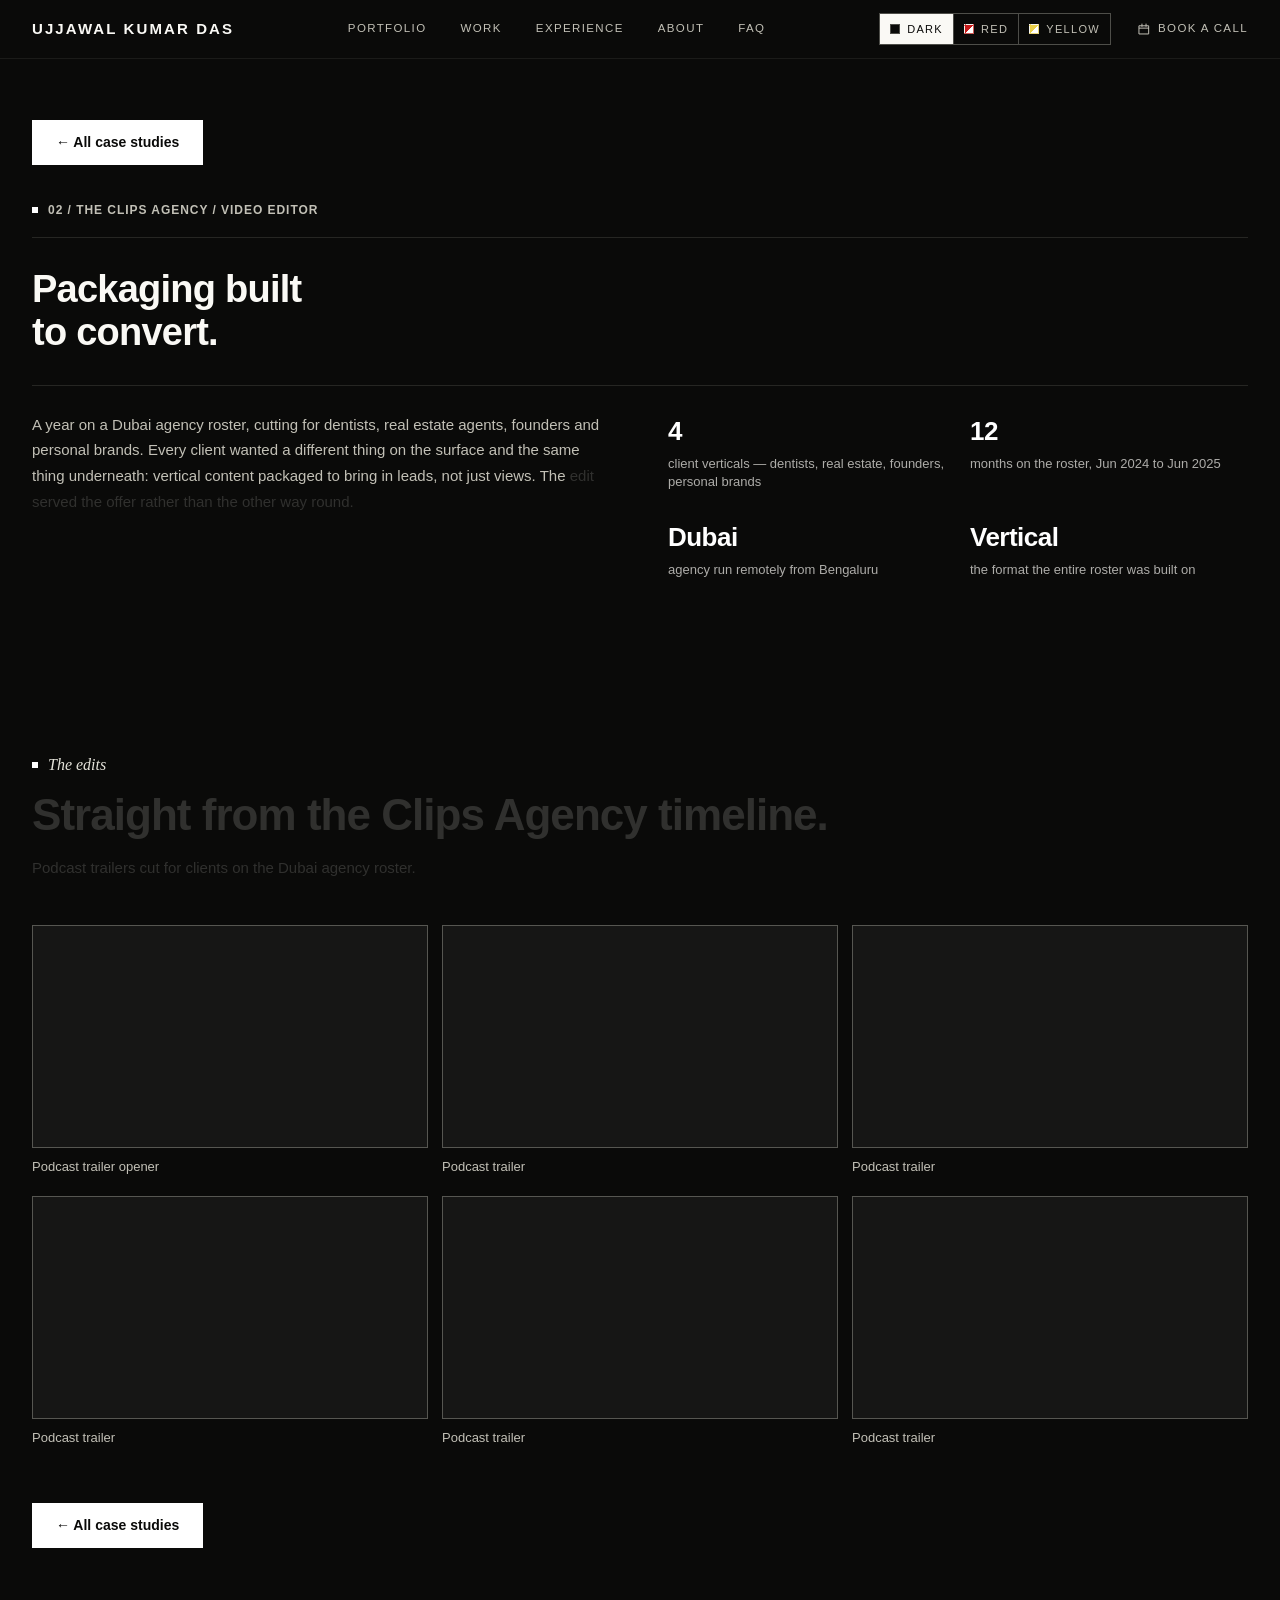
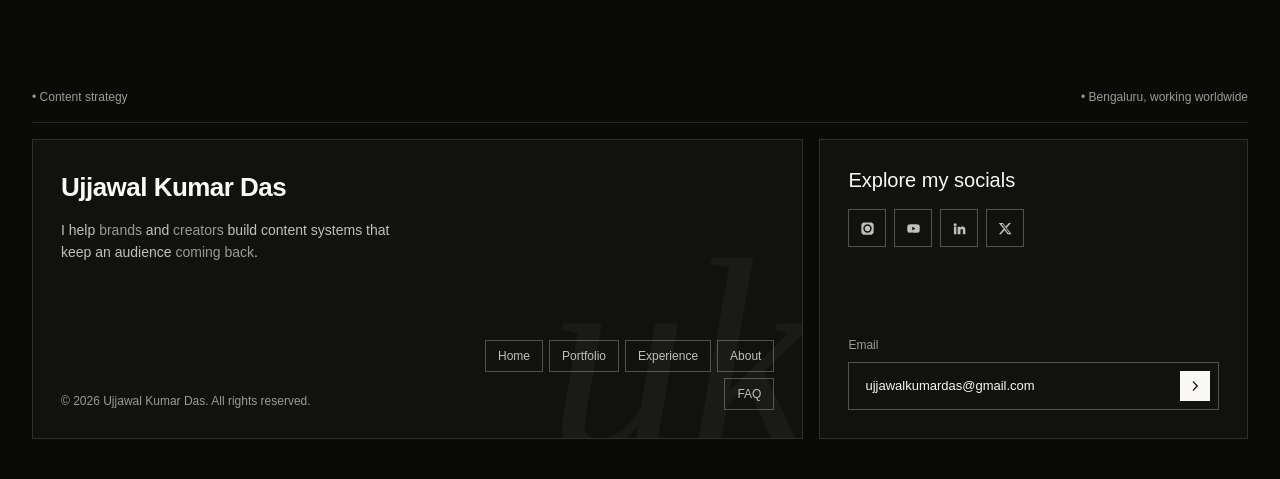
<file: work/clips-agency.html>
<!DOCTYPE html>
<html lang="en">
<head>
<meta charset="utf-8">
<meta name="viewport" content="width=device-width, initial-scale=1">
<title>The Clips Agency case study | Ujjawal Kumar Das</title>
<meta name="description" content="A year of vertical content and podcast trailers for dentists, real estate agents, founders and personal brands, packaged to bring in leads.">
<link rel="stylesheet" href="../styles.css?v=39">
<script>
  /* Apply the saved colour theme before first paint so the page never flashes */
  (function () {
    var t = 'dark';
    try { var s = localStorage.getItem('theme'); if (s === 'red' || s === 'yellow') t = s; } catch (e) {}
    document.documentElement.setAttribute('data-theme', t);
  })();
</script>
</head>
<body>

<header class="site-nav">
  <div class="nav-inner">
    <a class="wordmark" href="../#top">Ujjawal Kumar Das</a>

    <nav class="nav-list">
      <a class="nav-item" href="../portfolio.html">Portfolio</a>
      <a class="nav-item" href="../#work">Work</a>
      <a class="nav-item" href="../#experience">Experience</a>
      <a class="nav-item" href="../#about">About</a>
      <a class="nav-item" href="../#faq">FAQ</a>
    </nav>

    <div class="nav-actions">
      <div class="theme-switch" role="group" aria-label="Colour theme">
        <button type="button" data-set-theme="dark" aria-pressed="true"><span class="sw sw-dark" aria-hidden="true"></span><span class="lbl">Dark</span></button>
        <button type="button" data-set-theme="red" aria-pressed="false"><span class="sw sw-red" aria-hidden="true"></span><span class="lbl">Red</span></button>
        <button type="button" data-set-theme="yellow" aria-pressed="false"><span class="sw sw-yellow" aria-hidden="true"></span><span class="lbl">Yellow</span></button>
      </div>
      <a class="nav-cta" href="https://calendly.com/cutveo/30min" target="_blank" rel="noopener">
        <svg viewBox="0 0 24 24" aria-hidden="true"><path fill="none" stroke="currentColor" stroke-width="1.7" stroke-linecap="round" d="M4 6.5h16v14H4zM4 10.5h16M8.5 3.5v4M15.5 3.5v4"/></svg>
        Book a call
      </a>
    </div>
  </div>
</header>

<main>
  <section class="sec case-page">
    <div class="case-nav"><a class="btn-red" href="../#work">← All case studies</a></div>
    <p class="panel-label"><span class="dot"></span>02 / The Clips Agency / Video Editor</p>
    <h1 class="panel-title">Packaging built<br>to convert.</h1>
    <div class="panel-body">
              <p class="panel-copy">
                A year on a Dubai agency roster, cutting for dentists, real estate agents, founders
                and personal brands. Every client wanted a different thing on the surface and the same
                thing underneath: vertical content packaged to bring in leads, not just views. The edit
                served the offer rather than the other way round.
              </p>
              <div class="panel-metrics">
                <div><span class="m-num">4</span><span class="m-cap">client verticals — dentists, real estate, founders, personal brands</span></div>
                <div><span class="m-num">12</span><span class="m-cap">months on the roster, Jun 2024 to Jun 2025</span></div>
                <div><span class="m-num">Dubai</span><span class="m-cap">agency run remotely from Bengaluru</span></div>
                <div><span class="m-num">Vertical</span><span class="m-cap">the format the entire roster was built on</span></div>
              </div>
            </div>
  </section>

  <section class="sec" aria-labelledby="edits-heading">
    <p class="sec-eyebrow"><span class="dot"></span>The edits</p>
    <h2 class="sec-heading" id="edits-heading">Straight from the Clips Agency timeline.</h2>
    <p class="sec-intro">Podcast trailers cut for clients on the Dubai agency roster.</p>
    <div class="clip-grid">
        <figure class="clip"><div class="longform-wrap"><video data-src="../assets/portfolio/clips-h1.mp4" muted loop playsinline preload="none" aria-label="Podcast trailer opener"></video></div><figcaption>Podcast trailer opener</figcaption></figure>
        <figure class="clip"><div class="longform-wrap"><video data-src="../assets/portfolio/clips-h2.mp4" muted loop playsinline preload="none" aria-label="Podcast trailer"></video></div><figcaption>Podcast trailer</figcaption></figure>
        <figure class="clip"><div class="longform-wrap"><video data-src="../assets/portfolio/clips-h3.mp4" muted loop playsinline preload="none" aria-label="Podcast trailer"></video></div><figcaption>Podcast trailer</figcaption></figure>
        <figure class="clip"><div class="longform-wrap"><video data-src="../assets/portfolio/clips-h4.mp4" muted loop playsinline preload="none" aria-label="Podcast trailer"></video></div><figcaption>Podcast trailer</figcaption></figure>
        <figure class="clip"><div class="longform-wrap"><video data-src="../assets/portfolio/clips-h5.mp4" muted loop playsinline preload="none" aria-label="Podcast trailer"></video></div><figcaption>Podcast trailer</figcaption></figure>
        <figure class="clip"><div class="longform-wrap"><video data-src="../assets/portfolio/clips-h6.mp4" muted loop playsinline preload="none" aria-label="Podcast trailer"></video></div><figcaption>Podcast trailer</figcaption></figure>
    </div>
    <div class="case-nav case-nav--end"><a class="btn-red" href="../#work">← All case studies</a></div>
  </section>
</main>

<footer class="site-footer">
  <div class="footer-meta"><span>• Content strategy</span><span>• Bengaluru, working worldwide</span></div>
  <div class="footer-grid">
    <div class="footer-card footer-card--brand">
      <p class="footer-brand-name">Ujjawal Kumar Das</p>
      <p class="footer-tagline">I help <em>brands</em> and <em>creators</em> build content systems that keep an audience <em>coming back</em>.</p>
      <span class="footer-mark" aria-hidden="true">uk</span>
      <div class="footer-bottom">
        <span>© 2026 Ujjawal Kumar Das. All rights reserved.</span>
        <nav class="footer-pills" aria-label="Footer">
          <a href="../#top">Home</a>
          <a href="../portfolio.html">Portfolio</a>
          <a href="../#experience">Experience</a>
          <a href="../#about">About</a>
          <a href="../#faq">FAQ</a>
        </nav>
      </div>
    </div>
    <div class="footer-card footer-card--social">
      <p class="footer-card-title">Explore my socials</p>
      <div class="footer-social">
        <a href="https://www.instagram.com/kumarrujjawal/" target="_blank" rel="noopener" aria-label="Instagram"><svg viewBox="0 0 24 24" aria-hidden="true"><path fill="currentColor" d="M12 2.2c3.2 0 3.6 0 4.9.07 1.2.06 1.8.25 2.2.42.6.22 1 .48 1.4.9.4.4.7.8.9 1.4.2.4.4 1 .4 2.2.1 1.3.1 1.7.1 4.9s0 3.6-.1 4.9c0 1.2-.2 1.8-.4 2.2-.2.6-.5 1-.9 1.4-.4.4-.8.7-1.4.9-.4.2-1 .4-2.2.4-1.3.1-1.7.1-4.9.1s-3.6 0-4.9-.1c-1.2 0-1.8-.2-2.2-.4-.6-.2-1-.5-1.4-.9-.4-.4-.7-.8-.9-1.4-.2-.4-.4-1-.4-2.2C2.2 15.6 2.2 15.2 2.2 12s0-3.6.1-4.9c0-1.2.2-1.8.4-2.2.2-.6.5-1 .9-1.4.4-.4.8-.7 1.4-.9.4-.2 1-.4 2.2-.4C8.4 2.2 8.8 2.2 12 2.2zm0 3.1A6.7 6.7 0 1 0 18.7 12 6.7 6.7 0 0 0 12 5.3zm0 11a4.3 4.3 0 1 1 4.3-4.3 4.3 4.3 0 0 1-4.3 4.3zm6.9-11.2a1.6 1.6 0 1 1-1.6-1.6 1.6 1.6 0 0 1 1.6 1.6z"/></svg></a>
        <a href="https://www.youtube.com/@kumarrujjawal" target="_blank" rel="noopener" aria-label="YouTube"><svg viewBox="0 0 24 24" aria-hidden="true"><path fill="currentColor" d="M22 12s0-3.2-.4-4.7a2.5 2.5 0 0 0-1.8-1.8C18.2 5 12 5 12 5s-6.2 0-7.8.5a2.5 2.5 0 0 0-1.8 1.8C2 8.8 2 12 2 12s0 3.2.4 4.7c.2.9.9 1.6 1.8 1.8C5.8 19 12 19 12 19s6.2 0 7.8-.5a2.5 2.5 0 0 0 1.8-1.8C22 15.2 22 12 22 12zM10 15V9l5.2 3z"/></svg></a>
        <a href="https://www.linkedin.com/in/kumarrujjawal/" target="_blank" rel="noopener" aria-label="LinkedIn"><svg viewBox="0 0 24 24" aria-hidden="true"><path fill="currentColor" d="M4.98 3.5a2.5 2.5 0 1 1 .02 5 2.5 2.5 0 0 1-.02-5zM3 9h4v12H3zM9 9h3.8v1.7h.05c.53-1 1.83-2.05 3.77-2.05 4.03 0 4.78 2.65 4.78 6.1V21h-4v-5.4c0-1.29-.02-2.95-1.8-2.95-1.8 0-2.08 1.4-2.08 2.85V21H9z"/></svg></a>
        <a href="https://x.com/kumarrujjawal" target="_blank" rel="noopener" aria-label="X"><svg viewBox="0 0 24 24" aria-hidden="true"><path fill="currentColor" d="M17.5 3h3.2l-7 8 8.2 10h-6.4l-5-6.1L4.7 21H1.5l7.5-8.6L1.2 3h6.6l4.5 5.6zm-1.1 16.1h1.8L7.7 4.8H5.8z"/></svg></a>
      </div>
      <p class="footer-mail-label">Email</p>
      <a class="footer-mail" href="mailto:ujjawalkumardas@gmail.com">ujjawalkumardas@gmail.com <span class="round-arrow" aria-hidden="true"><svg viewBox="0 0 24 24"><path d="M9 5l7 7-7 7" fill="none" stroke="currentColor" stroke-width="2.2" stroke-linecap="round" stroke-linejoin="round"/></svg></span></a>
    </div>
  </div>
</footer>

<script src="../script.js?v=39"></script>
</body>
</html>
</file>
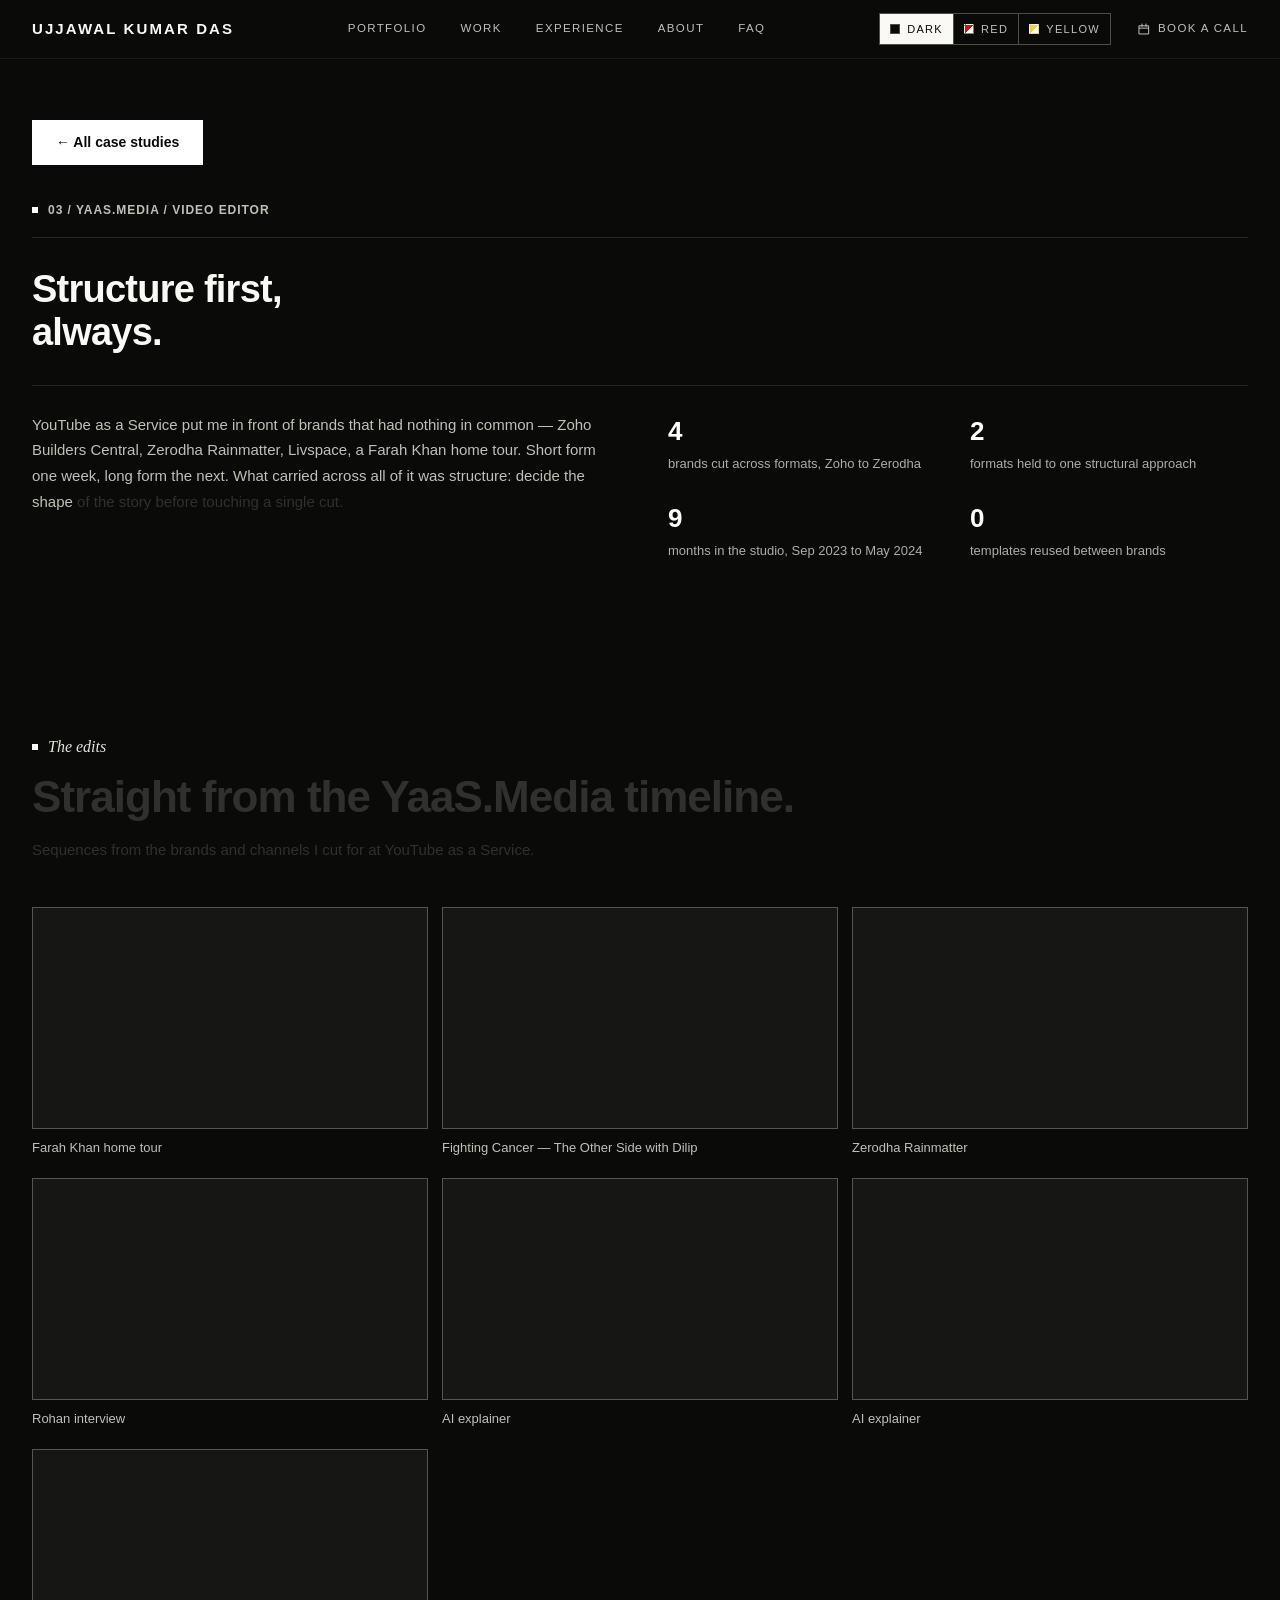
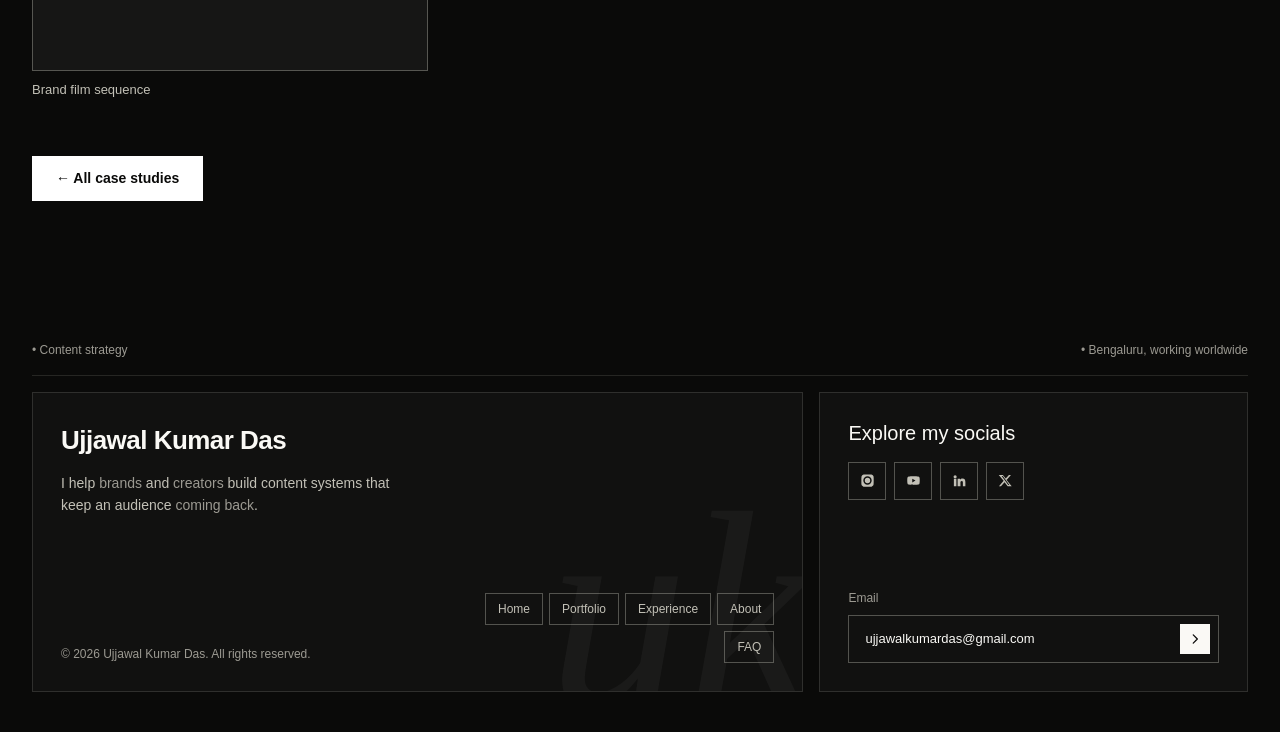
<file: work/yaas-media.html>
<!DOCTYPE html>
<html lang="en">
<head>
<meta charset="utf-8">
<meta name="viewport" content="width=device-width, initial-scale=1">
<title>YaaS.Media case study | Ujjawal Kumar Das</title>
<meta name="description" content="Long and short form for Zoho Builders Central, Zerodha Rainmatter, Livspace and Farah Khan's home tour, held together by structure.">
<link rel="stylesheet" href="../styles.css?v=39">
<script>
  /* Apply the saved colour theme before first paint so the page never flashes */
  (function () {
    var t = 'dark';
    try { var s = localStorage.getItem('theme'); if (s === 'red' || s === 'yellow') t = s; } catch (e) {}
    document.documentElement.setAttribute('data-theme', t);
  })();
</script>
</head>
<body>

<header class="site-nav">
  <div class="nav-inner">
    <a class="wordmark" href="../#top">Ujjawal Kumar Das</a>

    <nav class="nav-list">
      <a class="nav-item" href="../portfolio.html">Portfolio</a>
      <a class="nav-item" href="../#work">Work</a>
      <a class="nav-item" href="../#experience">Experience</a>
      <a class="nav-item" href="../#about">About</a>
      <a class="nav-item" href="../#faq">FAQ</a>
    </nav>

    <div class="nav-actions">
      <div class="theme-switch" role="group" aria-label="Colour theme">
        <button type="button" data-set-theme="dark" aria-pressed="true"><span class="sw sw-dark" aria-hidden="true"></span><span class="lbl">Dark</span></button>
        <button type="button" data-set-theme="red" aria-pressed="false"><span class="sw sw-red" aria-hidden="true"></span><span class="lbl">Red</span></button>
        <button type="button" data-set-theme="yellow" aria-pressed="false"><span class="sw sw-yellow" aria-hidden="true"></span><span class="lbl">Yellow</span></button>
      </div>
      <a class="nav-cta" href="https://calendly.com/cutveo/30min" target="_blank" rel="noopener">
        <svg viewBox="0 0 24 24" aria-hidden="true"><path fill="none" stroke="currentColor" stroke-width="1.7" stroke-linecap="round" d="M4 6.5h16v14H4zM4 10.5h16M8.5 3.5v4M15.5 3.5v4"/></svg>
        Book a call
      </a>
    </div>
  </div>
</header>

<main>
  <section class="sec case-page">
    <div class="case-nav"><a class="btn-red" href="../#work">← All case studies</a></div>
    <p class="panel-label"><span class="dot"></span>03 / YaaS.Media / Video Editor</p>
    <h1 class="panel-title">Structure first,<br>always.</h1>
    <div class="panel-body">
              <p class="panel-copy">
                YouTube as a Service put me in front of brands that had nothing in common — Zoho
                Builders Central, Zerodha Rainmatter, Livspace, a Farah Khan home tour. Short form one
                week, long form the next. What carried across all of it was structure: decide the shape
                of the story before touching a single cut.
              </p>
              <div class="panel-metrics">
                <div><span class="m-num">4</span><span class="m-cap">brands cut across formats, Zoho to Zerodha</span></div>
                <div><span class="m-num">2</span><span class="m-cap">formats held to one structural approach</span></div>
                <div><span class="m-num">9</span><span class="m-cap">months in the studio, Sep 2023 to May 2024</span></div>
                <div><span class="m-num">0</span><span class="m-cap">templates reused between brands</span></div>
              </div>
            </div>
  </section>

  <section class="sec" aria-labelledby="edits-heading">
    <p class="sec-eyebrow"><span class="dot"></span>The edits</p>
    <h2 class="sec-heading" id="edits-heading">Straight from the YaaS.Media timeline.</h2>
    <p class="sec-intro">Sequences from the brands and channels I cut for at YouTube as a Service.</p>
    <div class="clip-grid">
        <figure class="clip"><div class="longform-wrap"><video data-src="../assets/portfolio/yaas-h1.mp4" muted loop playsinline preload="none" aria-label="Farah Khan home tour"></video></div><figcaption>Farah Khan home tour</figcaption></figure>
        <figure class="clip"><div class="longform-wrap"><video data-src="../assets/portfolio/yaas-h2.mp4" muted loop playsinline preload="none" aria-label="Fighting Cancer — The Other Side with Dilip"></video></div><figcaption>Fighting Cancer — The Other Side with Dilip</figcaption></figure>
        <figure class="clip"><div class="longform-wrap"><video data-src="../assets/portfolio/yaas-h3.mp4" muted loop playsinline preload="none" aria-label="Zerodha Rainmatter"></video></div><figcaption>Zerodha Rainmatter</figcaption></figure>
        <figure class="clip"><div class="longform-wrap"><video data-src="../assets/portfolio/yaas-h4.mp4" muted loop playsinline preload="none" aria-label="Rohan interview"></video></div><figcaption>Rohan interview</figcaption></figure>
        <figure class="clip"><div class="longform-wrap"><video data-src="../assets/portfolio/yaas-h5.mp4" muted loop playsinline preload="none" aria-label="AI explainer"></video></div><figcaption>AI explainer</figcaption></figure>
        <figure class="clip"><div class="longform-wrap"><video data-src="../assets/portfolio/yaas-h6.mp4" muted loop playsinline preload="none" aria-label="AI explainer"></video></div><figcaption>AI explainer</figcaption></figure>
        <figure class="clip"><div class="longform-wrap"><video data-src="../assets/portfolio/yaas-h7.mp4" muted loop playsinline preload="none" aria-label="Brand film sequence"></video></div><figcaption>Brand film sequence</figcaption></figure>
    </div>
    <div class="case-nav case-nav--end"><a class="btn-red" href="../#work">← All case studies</a></div>
  </section>
</main>

<footer class="site-footer">
  <div class="footer-meta"><span>• Content strategy</span><span>• Bengaluru, working worldwide</span></div>
  <div class="footer-grid">
    <div class="footer-card footer-card--brand">
      <p class="footer-brand-name">Ujjawal Kumar Das</p>
      <p class="footer-tagline">I help <em>brands</em> and <em>creators</em> build content systems that keep an audience <em>coming back</em>.</p>
      <span class="footer-mark" aria-hidden="true">uk</span>
      <div class="footer-bottom">
        <span>© 2026 Ujjawal Kumar Das. All rights reserved.</span>
        <nav class="footer-pills" aria-label="Footer">
          <a href="../#top">Home</a>
          <a href="../portfolio.html">Portfolio</a>
          <a href="../#experience">Experience</a>
          <a href="../#about">About</a>
          <a href="../#faq">FAQ</a>
        </nav>
      </div>
    </div>
    <div class="footer-card footer-card--social">
      <p class="footer-card-title">Explore my socials</p>
      <div class="footer-social">
        <a href="https://www.instagram.com/kumarrujjawal/" target="_blank" rel="noopener" aria-label="Instagram"><svg viewBox="0 0 24 24" aria-hidden="true"><path fill="currentColor" d="M12 2.2c3.2 0 3.6 0 4.9.07 1.2.06 1.8.25 2.2.42.6.22 1 .48 1.4.9.4.4.7.8.9 1.4.2.4.4 1 .4 2.2.1 1.3.1 1.7.1 4.9s0 3.6-.1 4.9c0 1.2-.2 1.8-.4 2.2-.2.6-.5 1-.9 1.4-.4.4-.8.7-1.4.9-.4.2-1 .4-2.2.4-1.3.1-1.7.1-4.9.1s-3.6 0-4.9-.1c-1.2 0-1.8-.2-2.2-.4-.6-.2-1-.5-1.4-.9-.4-.4-.7-.8-.9-1.4-.2-.4-.4-1-.4-2.2C2.2 15.6 2.2 15.2 2.2 12s0-3.6.1-4.9c0-1.2.2-1.8.4-2.2.2-.6.5-1 .9-1.4.4-.4.8-.7 1.4-.9.4-.2 1-.4 2.2-.4C8.4 2.2 8.8 2.2 12 2.2zm0 3.1A6.7 6.7 0 1 0 18.7 12 6.7 6.7 0 0 0 12 5.3zm0 11a4.3 4.3 0 1 1 4.3-4.3 4.3 4.3 0 0 1-4.3 4.3zm6.9-11.2a1.6 1.6 0 1 1-1.6-1.6 1.6 1.6 0 0 1 1.6 1.6z"/></svg></a>
        <a href="https://www.youtube.com/@kumarrujjawal" target="_blank" rel="noopener" aria-label="YouTube"><svg viewBox="0 0 24 24" aria-hidden="true"><path fill="currentColor" d="M22 12s0-3.2-.4-4.7a2.5 2.5 0 0 0-1.8-1.8C18.2 5 12 5 12 5s-6.2 0-7.8.5a2.5 2.5 0 0 0-1.8 1.8C2 8.8 2 12 2 12s0 3.2.4 4.7c.2.9.9 1.6 1.8 1.8C5.8 19 12 19 12 19s6.2 0 7.8-.5a2.5 2.5 0 0 0 1.8-1.8C22 15.2 22 12 22 12zM10 15V9l5.2 3z"/></svg></a>
        <a href="https://www.linkedin.com/in/kumarrujjawal/" target="_blank" rel="noopener" aria-label="LinkedIn"><svg viewBox="0 0 24 24" aria-hidden="true"><path fill="currentColor" d="M4.98 3.5a2.5 2.5 0 1 1 .02 5 2.5 2.5 0 0 1-.02-5zM3 9h4v12H3zM9 9h3.8v1.7h.05c.53-1 1.83-2.05 3.77-2.05 4.03 0 4.78 2.65 4.78 6.1V21h-4v-5.4c0-1.29-.02-2.95-1.8-2.95-1.8 0-2.08 1.4-2.08 2.85V21H9z"/></svg></a>
        <a href="https://x.com/kumarrujjawal" target="_blank" rel="noopener" aria-label="X"><svg viewBox="0 0 24 24" aria-hidden="true"><path fill="currentColor" d="M17.5 3h3.2l-7 8 8.2 10h-6.4l-5-6.1L4.7 21H1.5l7.5-8.6L1.2 3h6.6l4.5 5.6zm-1.1 16.1h1.8L7.7 4.8H5.8z"/></svg></a>
      </div>
      <p class="footer-mail-label">Email</p>
      <a class="footer-mail" href="mailto:ujjawalkumardas@gmail.com">ujjawalkumardas@gmail.com <span class="round-arrow" aria-hidden="true"><svg viewBox="0 0 24 24"><path d="M9 5l7 7-7 7" fill="none" stroke="currentColor" stroke-width="2.2" stroke-linecap="round" stroke-linejoin="round"/></svg></span></a>
    </div>
  </div>
</footer>

<script src="../script.js?v=39"></script>
</body>
</html>
</file>
<file: styles.css>
/* =========================================================
   Ujjawal Kumar Das — hero section
   Tokens lifted from the reference layout:
   Flat editorial surfaces: no shadows, no blur, no depth. 1240px container,
   red accent, hairline rules. Two themes, both on a flat background.
   Type: Source Sans 3 throughout — 700 for display, 400 for body.
   Playfair Display italic is reserved for small serif accents
   (the logo mark and section eyebrows) and nothing else.
   ========================================================= */

:root{
  /* Accent and layout tokens are theme-independent */
  /* "red" is the accent slot; it is amber now */
  --red:#FFFFFF;        /* accent: buttons, dots, highlights */
  --red-bright:#E5E3DA;
  /* display face — hero headline and every section heading */
  /* Apple's faces, from the visitor's own system: SF Pro on Apple devices,
     Helvetica Neue / Arial elsewhere (same fallback chain as apple.com) */
  --font-display:"SF Pro Display",-apple-system,BlinkMacSystemFont,"Helvetica Neue",Helvetica,Arial,sans-serif;
  --font-text:"SF Pro Text",-apple-system,BlinkMacSystemFont,"Helvetica Neue",Helvetica,Arial,sans-serif;
  --font-serif:"New York",ui-serif,"Iowan Old Style",Georgia,serif;
  --container:1240px;
  /* side gutter, matched to the nav bar so the page has one left/right rhythm */
  --gutter:32px;
  --nav-h:58px;
  /* scrollbar width, set from JS — keeps the fixed nav centered on the same
     axis as the static content, which is inset by the scrollbar and the nav isn't */
  --sbw:0px;
}

/* ---------------- THEMES ----------------
   Every surface, border and text colour below is a token, so the two themes are
   the only place a colour gets decided. The page background is a flat fill in
   both — no ambient washes, no radial gradients. */
:root,
[data-theme="dark"],
[data-theme="light"]{
  /* One palette, Claude's dark UI: near-black ground, warm off-white type, clay accent.
     No card fills anywhere; structure comes from hairlines only. */
  --umber:#0A0A09;   /* page ground: near-black */
  --cream:#FAF9F5;   /* primary text */
  --cream-2:#C2C0B6; /* body text */
  --amber:#FFFFFF;   /* accent: white */
  --ink-rgb:250,249,245;          /* text colour as r,g,b for translucent tints */
  --on-accent:#0A0A09;            /* text on accent-filled buttons */
  --accent-text:var(--red);       /* figures, tags and links drawn in the accent */
  --card-bg:#0d0d0c;              /* carousel cards */
  --panel-bg:#111110;             /* footer cards */
  --glow:rgba(255,255,255,.05);   /* light behind the hero */
  --arrow-bg:rgba(10,10,9,.8);    /* carousel arrows */

  --bg:var(--umber);
  --fg:var(--cream);
  --nav-bg:var(--umber);
  --muted:var(--cream-2);
  --dim:#9C9A92;
  --nav-item:var(--cream-2);
  --eyebrow:#E5E3DA;
  --faint:rgba(var(--ink-rgb),.5);
  --faint-2:rgba(var(--ink-rgb),.68);
  --body-strong:rgba(var(--ink-rgb),.88);

  --surface:transparent;
  --surface-solid:#161615;
  --panel-open:transparent;
  --panel-open-border:rgba(var(--ink-rgb),.32);

  --border:rgba(222,220,209,.15);
  --border-strong:rgba(222,220,209,.32);
  --line:rgba(222,220,209,.13);
  --line-soft:rgba(222,220,209,.08);
  --hover-tint:rgba(var(--ink-rgb),.03);
  --pill-bg:transparent;

  --footer-bg:var(--umber);
  --footer-fg:var(--cream-2);
  --footer-name:var(--cream);
  --footer-title:#9C9A92;
  --footer-link:var(--cream-2);
  --footer-link-hover:var(--amber);
  --social-bg:transparent;
  --social-fg:var(--cream-2);
  --testi-cream:transparent;
}

/* Red theme: red is the main colour, white the secondary (white on red 5.8:1).
   Buttons are white with red text; softer tones are translucent white. */
[data-theme="red"]{
  --umber:#C71B1B;
  --cream:#FFFFFF;
  --ink-rgb:255,255,255;
  --cream-2:rgba(255,255,255,.88);
  --amber:#FFFFFF;
  --red:#FFFFFF;
  --red-bright:#FFFFFF;
  --on-accent:#C71B1B;
  --accent-text:#FFFFFF;
  --dim:rgba(255,255,255,.72);
  --eyebrow:#FFFFFF;
  --surface-solid:#B01717;
  --border:rgba(255,255,255,.3);
  --border-strong:rgba(255,255,255,.6);
  --line:rgba(255,255,255,.26);
  --line-soft:rgba(255,255,255,.16);
  --footer-title:rgba(255,255,255,.72);
  --card-bg:#C71B1B;
  --panel-bg:#C71B1B;
  --glow:transparent;
  --arrow-bg:#C71B1B;
}

/* Yellow theme: yellow is the main colour, white the secondary for buttons and
   highlights. White text on this yellow is only 1.5:1, so text is near-black
   (12.9:1) to stay readable. */
[data-theme="yellow"]{
  --umber:#EBD048;
  --cream:#0A0A09;
  --ink-rgb:10,10,9;
  --cream-2:rgba(10,10,9,.82);
  --amber:#FFFFFF;
  --red:#FFFFFF;
  --red-bright:#FFFFFF;
  --on-accent:#0A0A09;
  --accent-text:#0A0A09;
  --dim:rgba(10,10,9,.68);
  --eyebrow:#0A0A09;
  --surface-solid:#E0C43A;
  --border:rgba(10,10,9,.22);
  --border-strong:rgba(10,10,9,.5);
  --line:rgba(10,10,9,.18);
  --line-soft:rgba(10,10,9,.1);
  --footer-title:rgba(10,10,9,.68);
  --card-bg:#EBD048;
  --panel-bg:#EBD048;
  --glow:transparent;
  --arrow-bg:#FFFFFF;
}

*,*::before,*::after{box-sizing:border-box;}
html{-webkit-text-size-adjust:100%;scroll-behavior:smooth;overflow-x:hidden;background:var(--bg);}
body{
  margin:0;
  background:var(--bg);
  color:var(--fg);
  transition:background-color .25s ease, color .25s ease;
  font-family:var(--font-text);
  font-size:16px;
  line-height:1.5;
  -webkit-font-smoothing:antialiased;
  /* no overflow-x here: on <body> it computes overflow-y to auto, which reserves a
     second scrollbar and knocks the content off the fixed nav's centre line */
}
a{color:inherit;text-decoration:none;}
button{font:inherit;color:inherit;background:none;border:0;cursor:pointer;}
svg{display:block;}

/* ============================ NAV ============================ */
/* Flat bar pinned to the top edge: a plain background, one hairline rule at the
   bottom, uppercase link set. No pill, no blur, no shadow. */
.site-nav{
  position:fixed;top:0;left:0;right:0;z-index:100;
  background:var(--nav-bg);
  border-bottom:1px solid var(--line-soft);
}
.nav-inner{
  max-width:calc(var(--container) + var(--gutter) * 2);
  margin:0 auto;
  height:var(--nav-h);
  display:flex;align-items:center;justify-content:space-between;gap:30px;
  padding-left:var(--gutter);
  padding-right:calc(var(--gutter) + var(--sbw));
}
.wordmark{
  font-size:15px;font-weight:700;
  letter-spacing:.14em;text-transform:uppercase;
  color:var(--fg);
  white-space:nowrap;
}

.nav-list{display:flex;align-items:center;gap:34px;}
.nav-item{
  padding:2px 0;
  font-size:11.5px;font-weight:500;
  letter-spacing:.12em;text-transform:uppercase;
  color:var(--nav-item);
  border-bottom:1px solid transparent;
  transition:color .2s ease, border-color .2s ease;
}
.nav-item:hover{color:var(--fg);border-bottom-color:var(--fg);}

.nav-actions{display:flex;align-items:center;gap:26px;}
.theme-btn,
.nav-cta{
  display:inline-flex;align-items:center;gap:7px;
  padding:2px 0;
  font-size:11.5px;font-weight:500;
  letter-spacing:.12em;text-transform:uppercase;
  color:var(--nav-item);
  white-space:nowrap;
  border-bottom:1px solid transparent;
  transition:color .2s ease, border-color .2s ease;
}
.theme-btn:hover,
.nav-cta:hover{color:var(--fg);border-bottom-color:var(--fg);}
.theme-btn svg,.nav-cta svg{width:14px;height:14px;}
/* dark theme offers the sun (switch to light); light theme offers the moon */
.theme-btn .icon-moon{display:none;}
[data-theme="light"] .theme-btn .icon-sun{display:none;}
[data-theme="light"] .theme-btn .icon-moon{display:block;}

/* ============================ HERO ============================ */
main{position:relative;z-index:10;}
/* CRED-style hero: centred serif headline, short sans line, outlined button,
   soft light from the middle of the page */
.hero{
  display:flex;align-items:center;justify-content:center;
  padding:150px var(--gutter) 48px;
  text-align:center;
  background:radial-gradient(55% 60% at 50% 30%, var(--glow), transparent 70%);
}
.hero-center{max-width:1000px;display:flex;flex-direction:column;align-items:center;}
.pill{
  display:inline-block;margin:0 0 26px;padding:6px 14px;
  border:1px solid var(--border-strong);border-radius:999px;
  font-size:12px;font-weight:500;color:var(--cream-2);
}
.hero-title{
  margin:0;
  font-family:var(--font-display);
  font-size:clamp(40px, 5.6vw, 80px);
  font-weight:600;
  line-height:1.05;letter-spacing:-.025em;
  color:var(--cream);
}
.hero-title em{font-family:var(--font-serif);font-style:italic;font-weight:400;letter-spacing:-.01em;color:var(--cream-2);}
.hero-sub{
  margin:24px 0 0;max-width:520px;
  font-size:17px;line-height:1.55;
  color:var(--cream-2);
}
.book-btn{
  display:inline-flex;align-items:center;justify-content:center;gap:14px;
  min-height:50px;padding:0 26px;margin-top:40px;
  border:1px solid rgba(var(--ink-rgb),.45);border-radius:2px;
  background:rgba(var(--ink-rgb),.03);
  font-size:14px;font-weight:600;letter-spacing:.2em;text-transform:uppercase;
  color:var(--cream);
  transition:background .2s ease, border-color .2s ease;
}
.book-btn:hover{background:rgba(var(--ink-rgb),.1);border-color:var(--cream);}

/* socials — icon only */
.socials{display:flex;align-items:center;justify-content:center;gap:32px;flex-wrap:wrap;margin-top:40px;}
.socials a{display:inline-flex;color:var(--dim);transition:color .2s ease;}
.socials a svg{width:20px;height:20px;}
.socials a:hover{color:var(--cream);}

/* Word-by-word highlight on scroll (script.js wraps each word in .w) */
.w{transition:color .25s ease;}
.reveal-words .w:not(.on){color:rgba(var(--ink-rgb),.16);}

/* ============================ SECTIONS ============================ */
/* Shared wrapper for every section below the hero */
.sec{
  position:relative;z-index:10;
  max-width:calc(var(--container) + var(--gutter) * 2);
  margin:0 auto;
  padding:0 var(--gutter) 140px;
}
.sec-eyebrow{
  display:flex;align-items:center;gap:10px;
  margin:0 0 14px;
  font-family:var(--font-serif);
  font-style:italic;font-size:16px;font-weight:400;
  color:var(--eyebrow);
}
.dot{
  flex:0 0 6px;width:6px;height:6px;border-radius:50%;
  background:var(--red);
}
.sec-heading{
  margin:0 0 16px;
  font-family:var(--font-display);
  font-size:44px;font-weight:600;
  line-height:1.1;letter-spacing:-.022em;
  color:var(--fg);
}
.sec-intro{
  margin:0 0 44px;max-width:560px;
  font-size:15px;line-height:1.72;
  color:var(--muted);
}

/* Each row is a flat panel: solid fill, one hairline border, nothing raised. */
.case-list{display:flex;flex-direction:column;gap:14px;}

.case-item{
  position:relative;
  border-radius:20px;
  overflow:hidden;
  background:var(--surface);
  border:1px solid var(--border);
  transition:border-color .3s ease, transform .3s ease, background .35s ease, 
}
.case-item:hover{
  border-color:var(--border-strong);
}

/* --- row --- */
.case-row{
  width:100%;
  display:grid;
  grid-template-columns:32px 220px 1fr 44px;
  align-items:center;gap:22px;
  padding:26px 28px;
  text-align:left;
  transition:background .25s ease;
}
.case-row:hover{background:var(--hover-tint);}
.case-no{
  font-size:13px;font-weight:400;
  color:var(--faint);
  font-variant-numeric:tabular-nums;
}
.case-name{
  font-size:19px;font-weight:700;letter-spacing:-.01em;
  color:var(--fg);
}
.case-blurb{
  font-size:14px;line-height:1.5;
  color:var(--faint-2);
}
.case-toggle{
  justify-self:end;
  width:44px;height:44px;border-radius:50%;
  display:grid;place-items:center;
  background:var(--red);color:var(--on-accent);
  transition:background .25s ease, transform .35s ease, 
}
.case-toggle svg{width:20px;height:20px;}
.case-row:hover .case-toggle{background:var(--red-bright);}

/* --- expanding panel --- */
.case-panel{
  display:grid;grid-template-rows:0fr;
  transition:grid-template-rows .45s cubic-bezier(.4,0,.2,1);
}
.panel-inner{overflow:hidden;min-height:0;}

/* Open: the panel flips to the light surface, still flat */
.case-item.is-open{
  background:var(--panel-open);
  border-color:var(--panel-open-border);
}
.case-item.is-open .case-panel{grid-template-rows:1fr;}
.case-item.is-open .case-no{color:var(--faint);}
.case-item.is-open .case-name{color:var(--fg);}
.case-item.is-open .case-blurb{color:var(--faint-2);}
.case-item.is-open .case-row:hover{background:var(--hover-tint);}
.case-item.is-open .case-toggle{
  background:var(--red);color:var(--on-accent);
  transform:rotate(45deg);
}
.case-item.is-open .case-row:hover .case-toggle{background:var(--red-bright);}

.panel-inner > *{padding-left:28px;padding-right:28px;}
.panel-label{
  display:flex;align-items:center;gap:10px;
  margin:0 0 18px;
  font-size:12px;font-weight:600;
  letter-spacing:.08em;text-transform:uppercase;
  color:var(--muted);
}
.case-item.is-open .panel-label .dot{background:var(--red);}
.panel-title{
  margin:0;padding-top:30px;padding-bottom:30px;
  border-top:1px solid var(--line);
  border-bottom:1px solid var(--line);
  font-size:38px;font-weight:600;
  line-height:1.14;letter-spacing:-.02em;
  color:var(--fg);
}
.panel-body{
  display:grid;grid-template-columns:1fr 1fr;
  gap:32px 56px;
  padding-top:26px;padding-bottom:34px;
}
.panel-copy{
  margin:0;
  font-size:15px;line-height:1.72;
  color:var(--muted);
}
.panel-metrics{
  display:grid;grid-template-columns:1fr 1fr;
  gap:26px 24px;
}
.m-num{
  display:block;
  font-size:26px;font-weight:700;letter-spacing:-.02em;
  color:var(--accent-text);
}
.m-cap{
  display:block;margin-top:4px;
  font-size:13px;line-height:1.42;
  color:var(--faint-2);
}

/* ============================ ENTRANCE ============================ */
.animate-1,.animate-2,.animate-3,.animate-4,.animate-5{
  opacity:0;
  animation:riseIn .7s cubic-bezier(.22,.61,.36,1) forwards;
}
.animate-1{animation-delay:.05s;}
.animate-2{animation-delay:.18s;}
.animate-3{animation-delay:.28s;}
.animate-4{animation-delay:.36s;}
.animate-5{animation-delay:.44s;}
@keyframes riseIn{to{opacity:1;}}

@media (prefers-reduced-motion:reduce){
  .animate-1,.animate-2,.animate-3,.animate-4,.animate-5{
    animation:none;opacity:1;
  }
  /* No motion: the strip becomes a normal sideways scroller */
  .marquee{overflow-x:auto;}
  .marquee-track{animation:none;}
}

/* ============================ RESPONSIVE ============================ */
@media (max-width:900px){
  :root{--gutter:20px;}
  .nav-list{display:none;}
  .hero{min-height:0;padding-top:140px;}

  /* blurb drops away first — name and toggle stay on the row */
  .case-row{grid-template-columns:32px 1fr 44px;}
  .case-blurb{display:none;}
  .panel-body{grid-template-columns:1fr;gap:28px;}
}
@media (max-width:640px){
  :root{--gutter:16px;}
  .hero{padding-top:120px;padding-bottom:72px;}
  .hero-sub{font-size:16px;}
  .hero-title br{display:none;}
  .nav-actions{gap:18px;}
  .wordmark{font-size:13px;letter-spacing:.1em;}
  .status-line{font-size:14px;}

  .sec{padding-bottom:90px;}
  .sec-heading{font-size:32px;}
  .sec-intro{font-size:14px;margin-bottom:32px;}
  .case-row{padding:20px 18px;gap:14px;}
  .case-name{font-size:17px;}
  .case-toggle{width:38px;height:38px;}
  .case-row{grid-template-columns:26px 1fr 38px;}
  .panel-inner > *{padding-left:18px;padding-right:18px;}
  .panel-title{font-size:26px;padding-top:22px;padding-bottom:22px;}
  .panel-metrics{gap:20px 18px;}
  .m-num{font-size:22px;}
}

/* ============================ PORTFOLIO ============================ */
.video-grid{display:grid;grid-template-columns:repeat(4,1fr);gap:14px;margin-bottom:14px;}
.longform-grid{display:grid;grid-template-columns:repeat(3,1fr);gap:14px;}
.video-wrap,.longform-wrap{
  border-radius:0;overflow:hidden;background:var(--surface-solid);
  border:1px solid var(--border-strong);
  transition:border-color .25s ease;
}
.video-wrap{aspect-ratio:9/16;}
.longform-wrap{aspect-ratio:16/9;}
.video-wrap:hover,.longform-wrap:hover{border-color:var(--fg);}
.video-wrap iframe,.longform-wrap iframe{width:100%;height:100%;border:0;display:block;}
/* Clips: silent loops that play only while on screen (script.js) */
.video-wrap video,.longform-wrap video{width:100%;height:100%;object-fit:cover;display:block;}

/* Moving strip, right to left. script.js duplicates the cards once so the
   loop is seamless and sets --marquee-dur from the strip's width. */
.marquee{overflow:hidden;}
.marquee-track{
  display:flex;gap:16px;width:max-content;
  animation:marquee var(--marquee-dur, 60s) linear infinite;
}
.marquee-track > *{flex:0 0 auto;}
.marquee .video-wrap{width:clamp(200px, 22vw, 300px);}
.marquee .longform-wrap{width:clamp(260px, 30vw, 420px);}
@keyframes marquee{to{transform:translateX(-50%);}}
/* Inside a case panel the strip runs edge to edge */
.panel-inner > .marquee{padding-left:0;padding-right:0;margin-bottom:24px;}
.panel-foot{display:flex;justify-content:flex-end;padding-bottom:28px;}

/* Case study page */
.case-page{padding-top:120px;}
/* Anchor jumps (#work etc.) stop below the fixed nav */
.sec{scroll-margin-top:calc(var(--nav-h) + 24px);}

/* Back to all case studies, top and bottom of each case page */
.case-nav{margin-bottom:36px;}
.case-nav--end{margin:56px 0 0;}
.case-page .panel-title{color:var(--fg);border-color:var(--line);}
.case-page .panel-copy{color:var(--muted);}
.case-page .m-cap{color:var(--faint-2);}
.clip-grid{display:grid;grid-template-columns:repeat(3,1fr);gap:20px 14px;}
.clip{margin:0;}
.clip figcaption{margin-top:10px;font-size:13px;line-height:1.4;color:var(--muted);}

/* Portfolio page */
.clip-grid--vertical{grid-template-columns:repeat(4,1fr);}
.clip-tag{display:block;margin-bottom:2px;font-size:11px;font-weight:600;letter-spacing:.1em;text-transform:uppercase;color:var(--accent-text);}
.group-head{
  margin:56px 0 20px;
  font-family:var(--font-display);font-size:24px;font-weight:700;letter-spacing:-.02em;color:var(--fg);
}
h3.group-head{font-size:18px;margin-top:40px;color:var(--muted);}
.group-head span{font-family:inherit;font-size:.7em;color:var(--faint);margin-left:6px;}
.filter-tabs{display:flex;flex-wrap:wrap;gap:10px;}
.filter-tabs button{
  min-height:44px;padding:0 20px;border-radius:999px;
  border:1px solid var(--border-strong);
  font-size:13px;font-weight:600;letter-spacing:.06em;text-transform:uppercase;color:var(--muted);
  transition:background .2s ease, color .2s ease, border-color .2s ease;
}
.filter-tabs button span{margin-left:4px;opacity:.7;}
.filter-tabs button:hover{color:var(--fg);border-color:var(--fg);}
.filter-tabs button[aria-pressed="true"]{background:var(--red);border-color:var(--red);color:var(--on-accent);}
.clip-group[hidden]{display:none;}

.reel-cta{
  display:flex;align-items:center;gap:24px;flex-wrap:wrap;
  margin-top:32px;padding:28px 32px;
  border-radius:20px;
  background:var(--surface);
  border:1px solid var(--border);
}
.reel-cta p{margin:0;flex:1;min-width:240px;font-size:14px;line-height:1.7;color:var(--muted);}
.reel-cta strong{color:var(--fg);font-weight:700;}
.btn-red{
  display:inline-flex;align-items:center;justify-content:center;
  padding:12px 24px;border-radius:999px;
  background:var(--red);color:var(--on-accent);
  font-size:14px;font-weight:600;
  transition:background .2s ease;
}
.btn-red:hover{background:var(--red-bright);}

/* ============================ EXPERIENCE ============================ */
.timeline{display:flex;flex-direction:column;margin-top:8px;}
.t-item{
  display:grid;grid-template-columns:130px 20px 1fr;
  gap:0 24px;padding-bottom:44px;position:relative;
}
.t-date{margin:0;padding-top:3px;font-size:13px;font-weight:500;color:var(--muted);}
.t-marker{
  width:9px;height:9px;margin-top:7px;
  border:1.5px solid var(--fg);
  border-radius:50%;
  background:transparent;
}
.t-item.current .t-marker{background:var(--red);border-color:var(--red);}
.t-role{margin:0 0 3px;font-size:17px;font-weight:700;letter-spacing:-.01em;color:var(--fg);}
.t-org{margin:0 0 10px;font-size:13.5px;font-weight:500;color:var(--muted);}
.t-desc{margin:0;max-width:680px;font-size:13.5px;line-height:1.7;color:var(--muted);}

/* ============================ ABOUT ============================ */
.about-wrap{max-width:780px;}
.about-statement{
  margin:0 0 26px;
  font-family:var(--font-serif);
  font-style:italic;font-weight:400;
  font-size:29px;line-height:1.4;
  color:var(--fg);
}
.about-para{margin:0 0 16px;font-size:14.5px;line-height:1.85;color:var(--muted);}
.about-readmore{
  display:inline-flex;align-items:center;gap:6px;
  margin-top:8px;padding-bottom:2px;
  border-bottom:1.5px solid var(--red);
  font-size:13.5px;font-weight:600;color:var(--fg);
  transition:color .2s ease;
}
.about-readmore:hover{color:var(--accent-text);}
.about-stats{display:flex;gap:40px;flex-wrap:wrap;margin-top:44px;}
.about-stat strong{display:block;font-size:42px;font-weight:700;letter-spacing:-.03em;color:var(--fg);}
.about-stat span{display:block;max-width:180px;margin-top:4px;font-size:12.5px;line-height:1.5;color:var(--muted);}

/* ============================ NOW BUILDING ============================ */
.build-grid{display:grid;grid-template-columns:repeat(2,1fr);gap:20px;}
.build-card{
  padding:34px 32px;border-radius:20px;
  background:var(--surface);
  border:1px solid var(--border);
  transition:border-color .3s ease;
}
.build-card:hover{border-color:var(--border-strong);}
/* A smaller, one-line card across the full row */
.build-card--slim{grid-column:1 / -1;display:flex;flex-wrap:wrap;align-items:baseline;gap:8px 20px;padding:24px 32px;}
.build-card--slim .build-tag,.build-card--slim .build-name,.build-card--slim .build-desc{margin:0;}
.build-card--slim .build-desc{flex:1;min-width:220px;}
.build-tag{
  margin:0 0 14px;
  font-size:11px;font-weight:600;letter-spacing:.1em;text-transform:uppercase;
  color:var(--accent-text);
}
.build-name{margin:0 0 12px;font-size:24px;font-weight:700;letter-spacing:-.025em;color:var(--fg);}
.build-desc{margin:0 0 10px;font-size:14px;line-height:1.7;color:var(--body-strong);}
.build-sub{margin:0 0 20px;font-size:13px;line-height:1.7;color:var(--muted);}
.build-pills{display:flex;flex-wrap:wrap;gap:8px;margin-bottom:22px;}
.build-pills span{
  padding:6px 12px;border-radius:999px;
  background:var(--pill-bg);
  border:1px solid var(--line);
  font-size:11.5px;font-weight:500;color:var(--muted);
}
.build-link{
  display:inline-flex;align-items:center;
  font-size:13.5px;font-weight:600;color:var(--fg);
  padding-bottom:2px;border-bottom:1.5px solid var(--red);
  transition:color .2s ease;
}
.build-link:hover{color:var(--accent-text);}

/* ============================ TESTIMONIALS ============================ */
.testi-grid{display:grid;grid-template-columns:repeat(3,1fr);gap:18px;}
.testi-card{
  margin:0;padding:26px 24px;border-radius:16px;
  min-height:190px;
  display:flex;flex-direction:column;justify-content:space-between;gap:18px;
}
.testi-card.accent{border:1px solid var(--red);color:var(--fg);}
.testi-card.line{
  background:var(--surface);
  border:1px solid var(--border);
}
.testi-card.cream{border:1px solid var(--border);color:var(--fg);}
.testi-quote{margin:0;font-size:14.5px;line-height:1.65;font-weight:500;}
.testi-card footer{display:flex;flex-direction:column;gap:2px;}
.testi-name{font-size:13px;font-weight:700;}
.testi-role{font-size:12px;opacity:.65;}

/* ============================ FAQ ============================ */
.faq-list{
  display:flex;flex-direction:column;
  border-radius:20px;overflow:hidden;
  background:var(--surface);
  border:1px solid var(--border);
}
.faq-item + .faq-item{border-top:1px solid var(--line-soft);}
.faq-q{
  width:100%;
  display:flex;align-items:center;justify-content:space-between;gap:20px;
  padding:24px 28px;text-align:left;
  font-size:15.5px;font-weight:700;color:var(--fg);
  transition:background .2s ease;
}
.faq-q:hover{background:var(--hover-tint);}
.plus{position:relative;flex:0 0 16px;width:16px;height:16px;}
.plus::before,.plus::after{content:"";position:absolute;background:var(--red);}
.plus::before{left:0;top:50%;width:100%;height:1.5px;transform:translateY(-50%);}
.plus::after{top:0;left:50%;width:1.5px;height:100%;transform:translateX(-50%);transition:transform .25s ease;}
.faq-item.open .plus::after{transform:translateX(-50%) rotate(90deg);}

.faq-a{display:grid;grid-template-rows:0fr;transition:grid-template-rows .45s cubic-bezier(.4,0,.2,1);}
.faq-item.open .faq-a{grid-template-rows:1fr;}
.faq-a-inner{overflow:hidden;min-height:0;}
.faq-a-inner > *{max-width:660px;}
.faq-a-inner p{margin:0 0 12px;padding:0 28px;font-size:14px;line-height:1.75;color:var(--muted);}
.faq-a-inner p:last-child{margin-bottom:0;padding-bottom:26px;}
.faq-a-inner ul{margin:0 0 14px;padding:0 28px 0 48px;}
.faq-a-inner li{margin-bottom:5px;font-size:14px;line-height:1.7;color:var(--muted);}
.faq-a-inner li strong{color:var(--fg);font-weight:600;}
.faq-a-inner li::marker{color:var(--accent-text);}

/* ============================ FOOTER ============================ */
.site-footer{
  position:relative;z-index:10;
  margin-top:40px;padding:70px var(--gutter) 30px;
  background:var(--footer-bg);
  border-top:1px solid var(--line-soft);
  color:var(--footer-fg);
}
.footer-inner{max-width:var(--container);margin:0 auto;}
.footer-top{
  display:grid;grid-template-columns:1.5fr 1fr 1fr 1.1fr;
  gap:40px;padding-bottom:50px;
}
.footer-brand-name{
  margin:0 0 10px;
  font-size:19px;font-weight:700;letter-spacing:-.01em;text-transform:uppercase;
  color:var(--footer-name);
}
.footer-tagline{margin:0 0 22px;max-width:300px;font-size:13px;line-height:1.7;color:var(--footer-fg);}
.footer-social{display:flex;gap:10px;flex-wrap:wrap;}
.footer-social a{
  width:36px;height:36px;border-radius:50%;
  display:flex;align-items:center;justify-content:center;
  background:var(--social-bg);
  border:1px solid var(--border);
  color:var(--social-fg);
  transition:background .2s ease, border-color .2s ease, color .2s ease;
}
.footer-social a:hover{background:var(--red);border-color:var(--red);color:var(--on-accent);}
.footer-social svg{width:15px;height:15px;}
.footer-col-title{
  margin:0 0 18px;
  font-size:11px;font-weight:600;letter-spacing:.1em;text-transform:uppercase;
  color:var(--footer-title);
}
.footer-col a{display:block;margin-bottom:12px;font-size:13.5px;color:var(--footer-link);transition:color .2s ease;}
.footer-col a:hover{color:var(--footer-link-hover);}
.footer-bottom{
  display:flex;align-items:center;justify-content:space-between;
  flex-wrap:wrap;gap:12px;
  padding-top:26px;border-top:1px solid var(--line-soft);
  font-size:12.5px;color:var(--footer-title);
}
.footer-bottom a{color:var(--footer-title);transition:color .2s ease;}
.footer-bottom a:hover{color:var(--footer-link-hover);}

/* ============================ RESPONSIVE (new sections) ============================ */
@media (max-width:900px){
  .video-grid{grid-template-columns:repeat(2,1fr);}
  .longform-grid{grid-template-columns:repeat(2,1fr);}
  .build-grid{grid-template-columns:1fr;}
  .clip-grid{grid-template-columns:repeat(2,1fr);}
  .clip-grid--vertical{grid-template-columns:repeat(2,1fr);}
  .testi-grid{grid-template-columns:1fr;}
  .footer-top{grid-template-columns:1fr 1fr;gap:32px;}
  .about-statement{font-size:24px;}
}
@media (max-width:640px){
  .t-item{grid-template-columns:20px 1fr;gap:0 16px;}
  .t-date{grid-column:1 / -1;padding-bottom:8px;}
  .about-stats{gap:26px;}
  .about-stat strong{font-size:34px;}
  .reel-cta{padding:22px 20px;}
  .build-card{padding:26px 22px;}
  .faq-q{padding:20px 18px;font-size:14.5px;}
  .faq-a-inner p{padding:0 18px;}
  .faq-a-inner ul{padding:0 18px 0 38px;}
  .footer-top{grid-template-columns:1fr;gap:28px;}
}

/* ============================ EXPERIENCE + ABOUT ============================ */
/* Two sections side by side in one hairline frame */
.duo{
  max-width:calc(var(--container) + var(--gutter) * 2);
  margin:0 auto 140px;padding:0 var(--gutter);
}
.duo > .sec{max-width:none;margin:0;padding:48px clamp(24px, 3vw, 44px);border:1px solid var(--border-strong);}
.duo{display:grid;grid-template-columns:repeat(2, minmax(0, 1fr));}
.duo > .sec + .sec{border-left:0;}
.duo .t-item{grid-template-columns:110px 20px 1fr;}
.duo .about-statement{font-size:24px;}

/* ============================ CASE GRID ============================ */
/* All four case studies open at once in a 2x2 grid of square cells,
   divided by hairlines. The row buttons are hidden; each panel shows in full. */
.case-list{
  display:grid;grid-template-columns:repeat(2, minmax(0, 1fr));gap:0;
  border:1px solid var(--border-strong);
}
.case-list .case-item{border:0;border-radius:0;background:none;}
.case-list .case-item:nth-child(odd){border-right:1px solid var(--border-strong);}
.case-list .case-item:nth-child(-n+2){border-bottom:1px solid var(--border-strong);}
.case-list .case-row{display:none;}
.case-list .case-panel{grid-template-rows:1fr;}
.case-list .panel-inner{padding-top:28px;}
.case-list .panel-title{font-size:30px;}

/* ============================ CASE CAROUSEL ============================ */
/* Four cards on a ring: the front card is lit, its neighbours sit either side,
   the fourth waits behind. script.js sets data-pos (-1, 0, 1, 2) and rotates it. */
.cases{position:relative;max-width:1180px;height:340px;margin:8px auto 40px;padding:0 var(--gutter);overflow-x:clip;}
.cases-stage{position:relative;height:100%;}
.case-card{
  --w:min(380px, 78vw);
  position:absolute;left:50%;top:10px;width:var(--w);height:310px;margin-left:calc(var(--w) / -2);
  display:flex;flex-direction:column;align-items:center;text-align:center;
  padding:22px 24px;border-radius:0;
  border:1px solid var(--border);
  background:var(--card-bg);
  opacity:0;pointer-events:none;
  transition:transform .8s cubic-bezier(.4,0,.2,1), opacity .3s ease, filter .8s ease, border-color .8s ease;
}
/* Front card: a white hairline, no glow. Side cards are solid but dimmed,
   so nothing shows through them. */
.case-card[data-pos="0"]{opacity:1;pointer-events:auto;z-index:3;border-color:rgba(var(--ink-rgb),.7);}
.case-card[data-pos="-1"]{opacity:1;pointer-events:auto;z-index:2;transform:translateX(-104%) scale(.94);}
.case-card[data-pos="1"]{opacity:1;pointer-events:auto;z-index:2;transform:translateX(104%) scale(.94);}
/* side cards stay solid in the theme colour; only their content fades */
.case-card > *{transition:opacity .6s ease;}
.case-card[data-pos="-1"] > *,.case-card[data-pos="1"] > *{opacity:.3;}
.case-card[data-pos="2"]{opacity:0;z-index:1;transform:scale(.85);}
.chips{position:absolute;top:16px;left:16px;display:flex;gap:6px;}
.chip{width:30px;height:30px;border-radius:0;border:1px solid var(--border-strong);display:grid;place-items:center;color:var(--cream-2);}
.chip svg{width:14px;height:14px;}
.case-avatar{width:76px;height:76px;border-radius:0;object-fit:cover;margin-top:34px;border:1px solid var(--border);}
.case-card-name{margin-top:12px;font-size:18px;font-weight:600;color:var(--cream);}
.case-card-role{font-size:12.5px;color:var(--dim);}
.case-card-blurb{margin-top:12px;font-size:13.5px;line-height:1.5;color:var(--cream-2);}
.case-card-stats{display:flex;flex-wrap:wrap;justify-content:center;gap:6px;margin-top:auto;}
.case-card-stats span{padding:4px 10px;border-radius:0;border:1px solid var(--border-strong);font-size:11.5px;color:var(--cream-2);}
.cases-arrow{
  position:absolute;top:50%;z-index:5;transform:translateY(-50%);
  width:44px;height:44px;border-radius:0;
  border:1px solid var(--border-strong);background:var(--arrow-bg);color:var(--cream);
  display:grid;place-items:center;
}
.cases-arrow:hover{border-color:var(--cream);}
.cases-arrow svg{width:18px;height:18px;}
.cases-arrow.prev{left:max(var(--gutter), calc(50% - 560px));}
.cases-arrow.next{right:max(var(--gutter), calc(50% - 560px));}

/* ============================ CLIP WALL ============================ */
.wall{
  padding:40px 0 120px;overflow:hidden;
  -webkit-mask-image:linear-gradient(90deg, transparent, #000 7%, #000 93%, transparent);
          mask-image:linear-gradient(90deg, transparent, #000 7%, #000 93%, transparent);
}
.wall-row + .wall-row{margin-top:14px;}
.wall .marquee-track{gap:14px;}
.wall .video-wrap{width:clamp(130px, 13vw, 180px);}
.wall .longform-wrap{width:clamp(220px, 22vw, 320px);}
.wall-row--ltr .marquee-track{animation-direction:reverse;}
.wall-cta{margin:40px 0 0;text-align:center;}
.wall-cta a{font-size:14px;font-weight:600;letter-spacing:.12em;text-transform:uppercase;color:var(--cream);border-bottom:1px solid var(--border-strong);padding-bottom:4px;}
.wall-cta a:hover{border-color:var(--cream);}

/* ============================ CONTACT ============================ */
.contact{
  max-width:calc(var(--container) + var(--gutter) * 2);margin:0 auto;
  padding:40px var(--gutter) 100px;
  display:flex;justify-content:space-between;align-items:flex-start;gap:40px;flex-wrap:wrap;
}
.contact-label{margin:0 0 24px;font-size:15px;font-weight:500;color:var(--cream);}
.contact-label .mono{font-family:var(--font-serif);font-style:italic;color:var(--dim);margin-right:6px;}
.badge{position:relative;width:120px;height:120px;color:var(--dim);}
.badge svg{width:100%;height:100%;animation:spin 24s linear infinite;}
.badge text{font-size:9.5px;letter-spacing:.32em;fill:currentColor;}
.badge span{position:absolute;inset:0;display:grid;place-items:center;font-family:var(--font-serif);font-style:italic;font-size:34px;color:var(--cream-2);}
@keyframes spin{to{transform:rotate(360deg);}}
.contact-right{text-align:right;margin-left:auto;}
.contact-kicker{margin:0;font-size:clamp(22px, 2.4vw, 32px);font-weight:400;color:var(--dim);}
.contact-title{margin:8px 0 0;font-size:clamp(48px, 6.4vw, 92px);font-weight:500;line-height:1;letter-spacing:-.03em;color:var(--cream);}
.contact-title em{font-family:var(--font-serif);font-style:italic;font-weight:400;color:var(--cream-2);}
.contact-link{display:inline-flex;align-items:center;gap:12px;margin-top:28px;font-size:17px;font-weight:500;color:var(--cream);text-decoration:underline;text-underline-offset:5px;}
.round-arrow{width:30px;height:30px;border-radius:50%;background:var(--cream);color:var(--umber);display:inline-grid;place-items:center;}
.round-arrow svg{width:14px;height:14px;}

/* ============================ FOOTER (two cards) ============================ */
.site-footer{
  max-width:calc(var(--container) + var(--gutter) * 2);
  margin:0 auto;padding:0 var(--gutter) 40px;
  background:none;border:0;color:var(--cream-2);
}
.footer-meta{display:flex;justify-content:space-between;gap:16px;padding-bottom:16px;margin-bottom:16px;border-bottom:1px solid var(--line);font-size:12px;color:var(--dim);}
.footer-grid{display:grid;grid-template-columns:1.8fr 1fr;gap:16px;}
.footer-card{position:relative;overflow:hidden;min-height:300px;padding:28px;border-radius:22px;border:1px solid var(--border);background:var(--panel-bg);display:flex;flex-direction:column;}
.site-footer .footer-brand-name{margin:0 0 12px;font-size:26px;font-weight:600;letter-spacing:-.02em;text-transform:none;color:var(--cream);}
.site-footer .footer-tagline{margin:0;max-width:340px;font-size:14px;line-height:1.6;color:var(--cream-2);}
.footer-tagline em{font-style:normal;color:var(--dim);}
.footer-mark{position:absolute;right:-10px;bottom:-60px;font-family:var(--font-serif);font-style:italic;font-size:280px;line-height:1;color:rgba(var(--ink-rgb),.04);pointer-events:none;}
.site-footer .footer-bottom{position:relative;margin-top:auto;padding-top:24px;border:0;display:flex;align-items:flex-end;justify-content:space-between;gap:16px;flex-wrap:wrap;font-size:12px;color:var(--dim);}
.footer-pills{display:flex;flex-wrap:wrap;gap:6px;justify-content:flex-end;max-width:300px;}
.footer-pills a{padding:6px 12px;border-radius:999px;border:1px solid var(--border-strong);font-size:12px;color:var(--cream-2);}
.footer-pills a:hover{border-color:var(--cream);color:var(--cream);}
.footer-card-title{margin:0 0 16px;font-size:20px;font-weight:500;line-height:1.25;color:var(--cream);}
.site-footer .footer-social{display:flex;gap:8px;}
.site-footer .footer-social a{width:38px;height:38px;border-radius:50%;border:1px solid var(--border-strong);background:none;display:grid;place-items:center;color:var(--cream-2);}
.site-footer .footer-social a:hover{border-color:var(--cream);color:var(--cream);background:none;}
.site-footer .footer-social svg{width:15px;height:15px;}
.footer-mail-label{margin:auto 0 8px;font-size:12px;color:var(--dim);}
.footer-mail{display:flex;align-items:center;justify-content:space-between;gap:10px;padding:8px 8px 8px 16px;border-radius:999px;border:1px solid var(--border-strong);font-size:13px;color:var(--cream);}
.footer-mail:hover{border-color:var(--cream);}

@media (max-width:900px){
  .case-card[data-pos="-1"],.case-card[data-pos="1"]{opacity:0;pointer-events:none;}
  .cases-arrow.prev{left:8px;}
  .cases-arrow.next{right:8px;}
  .footer-grid{grid-template-columns:1fr;}
  .duo{grid-template-columns:1fr;}
  .duo > .sec + .sec{border-left:1px solid var(--border-strong);border-top:0;}
  .case-list{grid-template-columns:1fr;}
  .case-list .case-item:nth-child(odd){border-right:0;}
  .case-list .case-item:not(:last-child){border-bottom:1px solid var(--border-strong);}
  .contact-right{text-align:left;margin-left:0;}
}
@media (prefers-reduced-motion:reduce){
  .badge svg{animation:none;}
  .case-card{transition:none;}
}

/* Phone timeline inside the Experience/About frame (after the .duo rules so it wins) */
@media (max-width:640px){
  .duo .t-item{grid-template-columns:20px 1fr;gap:0 16px;}
  .duo > .sec{padding:36px 20px;}
}

/* ============================ SHARP CORNERS ============================ */
/* Every box, button, chip and dot on the site has pointed corners. */
*,*::before,*::after{border-radius:0 !important;}

/* ============================ THEME SWITCH ============================ */
.theme-switch{display:flex;border:1px solid var(--border-strong);}
.theme-switch button{
  display:inline-flex;align-items:center;gap:7px;min-height:30px;padding:0 10px;
  font-size:11px;font-weight:500;letter-spacing:.12em;text-transform:uppercase;color:var(--nav-item);
}
.theme-switch button + button{border-left:1px solid var(--border-strong);}
.theme-switch button[aria-pressed="true"]{background:var(--fg);color:var(--bg);}
.sw{width:10px;height:10px;display:inline-block;border:1px solid var(--border-strong);}
.sw-dark{background:#0A0A09;}
.sw-red{background:linear-gradient(135deg, #C71B1B 50%, #FFFFFF 50%);}
.sw-yellow{background:linear-gradient(135deg, #EBD048 50%, #FFFFFF 50%);}
@media (max-width:640px){
  .theme-switch .lbl{display:none;}
  /* room for the switch: Book a call shows as its calendar icon only */
  .nav-cta{font-size:0;gap:0;min-width:32px;min-height:32px;justify-content:center;}
  .nav-cta svg{width:18px;height:18px;}
}
</file>
